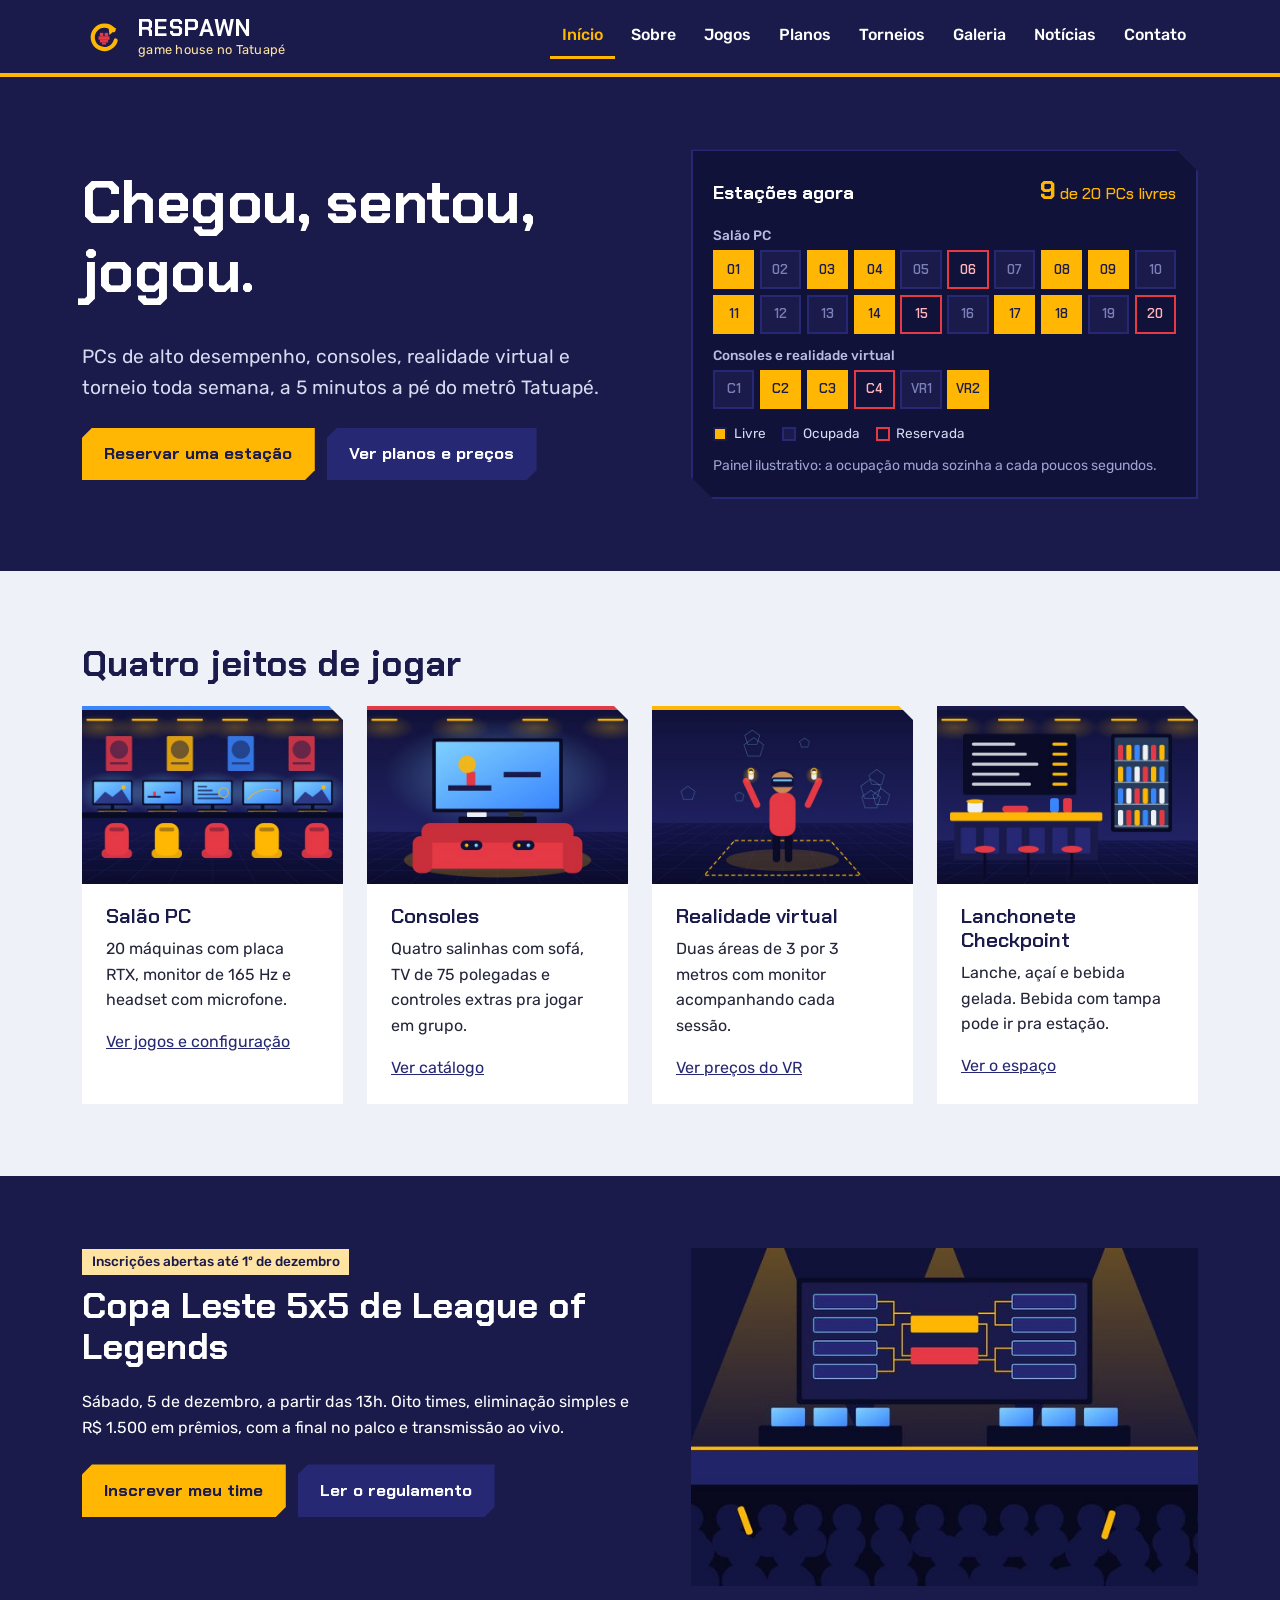
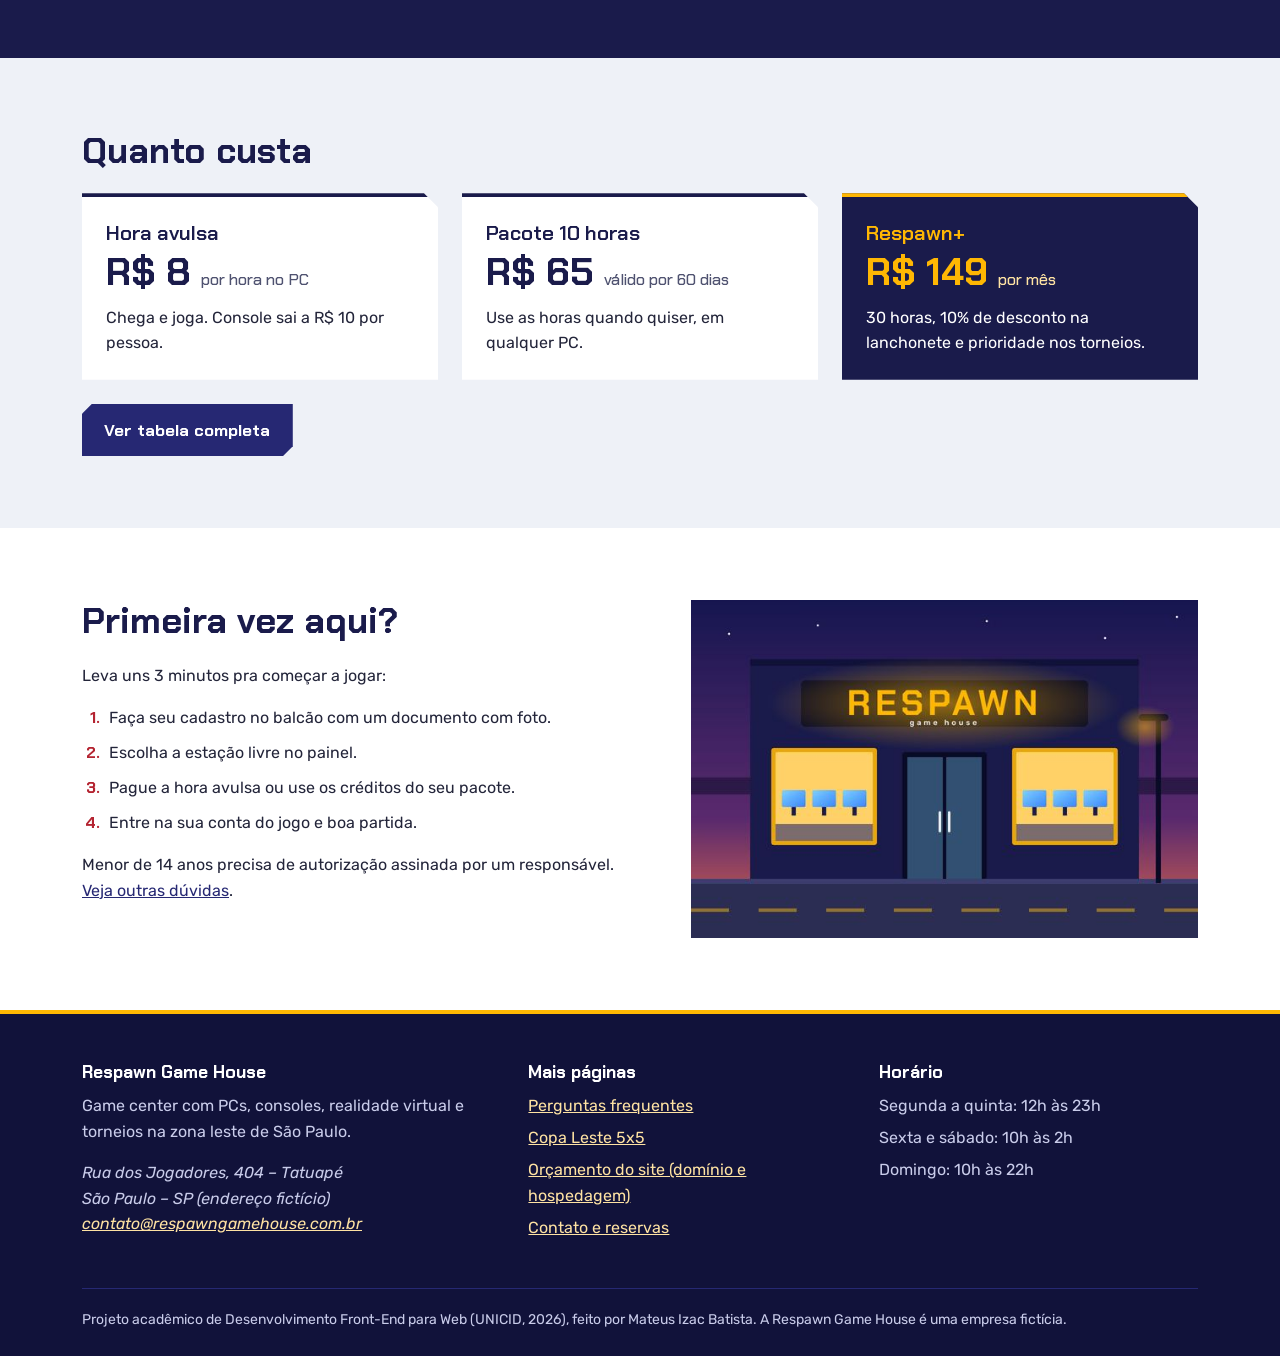
<file: index.html>
<!DOCTYPE html>
<html lang="pt-BR">
<head>
    <meta charset="UTF-8">
    <meta name="viewport" content="width=device-width, initial-scale=1.0">
    <meta name="description" content="Game center no Tatuapé com PCs de alto desempenho, consoles, realidade virtual e torneios toda semana.">
    <title>Respawn Game House | Game center no Tatuapé</title>
    <link rel="icon" href="img/logo.svg" type="image/svg+xml">
    <link rel="stylesheet" href="css/style.css">
    <script src="js/script.js" defer></script>
</head>
<body>
    <a class="pular-link" href="#conteudo">Pular para o conteúdo</a>

    <header class="topo">
        <div class="topo-conteudo">
            <a class="marca" href="index.html">
                <img src="img/logo.svg" alt="" width="44" height="44">
                <span class="marca-nome">RESPAWN <small>game house no Tatuapé</small></span>
            </a>
            <button class="botao-menu" type="button" aria-expanded="false" aria-controls="menu-principal">Menu</button>
            <nav class="menu" id="menu-principal" aria-label="Menu principal">
                <ul>
                    <li><a href="index.html" aria-current="page">Início</a></li>
                    <li><a href="sobre.html">Sobre</a></li>
                    <li><a href="jogos.html">Jogos</a></li>
                    <li><a href="planos.html">Planos</a></li>
                    <li><a href="torneios.html">Torneios</a></li>
                    <li><a href="galeria.html">Galeria</a></li>
                    <li><a href="noticias.html">Notícias</a></li>
                    <li><a href="contato.html">Contato</a></li>
                </ul>
            </nav>
        </div>
    </header>

    <main id="conteudo">
        <section class="inicio-hero" aria-labelledby="titulo-inicio">
            <div class="conteiner dividido">
                <div>
                    <h1 id="titulo-inicio">Chegou, sentou, jogou.</h1>
                    <p class="texto-grande">PCs de alto desempenho, consoles, realidade virtual e torneio toda semana, a 5 minutos a pé do metrô Tatuapé.</p>
                    <div class="acoes">
                        <a class="botao" href="contato.html?assunto=reserva">Reservar uma estação</a>
                        <a class="botao-secundario" href="planos.html">Ver planos e preços</a>
                    </div>
                </div>

                <section class="painel" data-painel aria-labelledby="titulo-painel">
                    <div class="painel-topo">
                        <h2 id="titulo-painel">Estações agora</h2>
                        <p class="painel-resumo"><strong data-livres>9</strong> de 20 PCs livres</p>
                    </div>
                    <div class="painel-grupo">
                        <h3>Salão PC</h3>
                        <ul class="estacoes">
                                <li class="estacao estacao-livre" data-tipo="pc">01<span class="visualmente-oculto"> livre</span></li>
                                <li class="estacao estacao-ocupada" data-tipo="pc">02<span class="visualmente-oculto"> ocupada</span></li>
                                <li class="estacao estacao-livre" data-tipo="pc">03<span class="visualmente-oculto"> livre</span></li>
                                <li class="estacao estacao-livre" data-tipo="pc">04<span class="visualmente-oculto"> livre</span></li>
                                <li class="estacao estacao-ocupada" data-tipo="pc">05<span class="visualmente-oculto"> ocupada</span></li>
                                <li class="estacao estacao-reservada" data-tipo="pc">06<span class="visualmente-oculto"> reservada</span></li>
                                <li class="estacao estacao-ocupada" data-tipo="pc">07<span class="visualmente-oculto"> ocupada</span></li>
                                <li class="estacao estacao-livre" data-tipo="pc">08<span class="visualmente-oculto"> livre</span></li>
                                <li class="estacao estacao-livre" data-tipo="pc">09<span class="visualmente-oculto"> livre</span></li>
                                <li class="estacao estacao-ocupada" data-tipo="pc">10<span class="visualmente-oculto"> ocupada</span></li>
                                <li class="estacao estacao-livre" data-tipo="pc">11<span class="visualmente-oculto"> livre</span></li>
                                <li class="estacao estacao-ocupada" data-tipo="pc">12<span class="visualmente-oculto"> ocupada</span></li>
                                <li class="estacao estacao-ocupada" data-tipo="pc">13<span class="visualmente-oculto"> ocupada</span></li>
                                <li class="estacao estacao-livre" data-tipo="pc">14<span class="visualmente-oculto"> livre</span></li>
                                <li class="estacao estacao-reservada" data-tipo="pc">15<span class="visualmente-oculto"> reservada</span></li>
                                <li class="estacao estacao-ocupada" data-tipo="pc">16<span class="visualmente-oculto"> ocupada</span></li>
                                <li class="estacao estacao-livre" data-tipo="pc">17<span class="visualmente-oculto"> livre</span></li>
                                <li class="estacao estacao-livre" data-tipo="pc">18<span class="visualmente-oculto"> livre</span></li>
                                <li class="estacao estacao-ocupada" data-tipo="pc">19<span class="visualmente-oculto"> ocupada</span></li>
                                <li class="estacao estacao-reservada" data-tipo="pc">20<span class="visualmente-oculto"> reservada</span></li>
                        </ul>
                    </div>
                    <div class="painel-grupo">
                        <h3>Consoles e realidade virtual</h3>
                        <ul class="estacoes">
                            <li class="estacao estacao-ocupada">C1<span class="visualmente-oculto"> console ocupado</span></li>
                            <li class="estacao estacao-livre">C2<span class="visualmente-oculto"> console livre</span></li>
                            <li class="estacao estacao-livre">C3<span class="visualmente-oculto"> console livre</span></li>
                            <li class="estacao estacao-reservada">C4<span class="visualmente-oculto"> console reservado</span></li>
                            <li class="estacao estacao-ocupada">VR1<span class="visualmente-oculto"> VR ocupado</span></li>
                            <li class="estacao estacao-livre">VR2<span class="visualmente-oculto"> VR livre</span></li>
                        </ul>
                    </div>
                    <ul class="legenda">
                        <li><span class="estacao-livre"></span>Livre</li>
                        <li><span class="estacao-ocupada"></span>Ocupada</li>
                        <li><span class="estacao-reservada"></span>Reservada</li>
                    </ul>
                    <p class="observacao">Painel ilustrativo: a ocupação muda sozinha a cada poucos segundos.</p>
                </section>
            </div>
        </section>

        <section class="secao" aria-labelledby="titulo-espacos">
            <div class="conteiner">
                <h2 id="titulo-espacos">Quatro jeitos de jogar</h2>
                <div class="grade grade-4">
                    <article class="card card-imagem card-pc">
                        <img src="img/galeria/salao-pc-p.jpg" alt="Fileira de computadores com monitores acesos e cadeiras gamer vermelhas e amarelas" width="600" height="400" loading="lazy">
                        <div class="card-corpo">
                            <h3>Salão PC</h3>
                            <p>20 máquinas com placa RTX, monitor de 165 Hz e headset com microfone.</p>
                            <a href="jogos.html">Ver jogos e configuração</a>
                        </div>
                    </article>
                    <article class="card card-imagem card-console">
                        <img src="img/galeria/area-console-p.jpg" alt="Sofá vermelho de frente para uma TV grande com um jogo de plataforma na tela" width="600" height="400" loading="lazy">
                        <div class="card-corpo">
                            <h3>Consoles</h3>
                            <p>Quatro salinhas com sofá, TV de 75 polegadas e controles extras pra jogar em grupo.</p>
                            <a href="jogos.html#catalogo">Ver catálogo</a>
                        </div>
                    </article>
                    <article class="card card-imagem card-vr">
                        <img src="img/galeria/espaco-vr-p.jpg" alt="Pessoa com óculos de realidade virtual e controles nas mãos dentro de uma área demarcada" width="600" height="400" loading="lazy">
                        <div class="card-corpo">
                            <h3>Realidade virtual</h3>
                            <p>Duas áreas de 3 por 3 metros com monitor acompanhando cada sessão.</p>
                            <a href="planos.html">Ver preços do VR</a>
                        </div>
                    </article>
                    <article class="card card-imagem">
                        <img src="img/galeria/lanchonete-p.jpg" alt="Balcão da lanchonete com cardápio na parede e geladeira de bebidas" width="600" height="400" loading="lazy">
                        <div class="card-corpo">
                            <h3>Lanchonete Checkpoint</h3>
                            <p>Lanche, açaí e bebida gelada. Bebida com tampa pode ir pra estação.</p>
                            <a href="galeria.html">Ver o espaço</a>
                        </div>
                    </article>
                </div>
            </div>
        </section>

        <section class="secao secao-escura" aria-labelledby="titulo-proximo-torneio">
            <div class="conteiner dividido">
                <div>
                    <p class="etiqueta">Inscrições abertas até 1º de dezembro</p>
                    <h2 id="titulo-proximo-torneio">Copa Leste 5x5 de League of Legends</h2>
                    <p>Sábado, <time datetime="2026-12-05T13:00">5 de dezembro, a partir das 13h</time>. Oito times, eliminação simples e R$ 1.500 em prêmios, com a final no palco e transmissão ao vivo.</p>
                    <div class="acoes">
                        <a class="botao" href="contato.html?assunto=torneio">Inscrever meu time</a>
                        <a class="botao-secundario" href="torneio-copa-leste.html">Ler o regulamento</a>
                    </div>
                </div>
                <img src="img/galeria/palco-torneios-p.jpg" alt="Palco de torneios com telão mostrando o chaveamento e plateia em frente" width="600" height="400" loading="lazy">
            </div>
        </section>

        <section class="secao" aria-labelledby="titulo-planos">
            <div class="conteiner">
                <h2 id="titulo-planos">Quanto custa</h2>
                <div class="grade grade-3">
                    <article class="card">
                        <h3>Hora avulsa</h3>
                        <p class="destaque-preco">R$ 8 <small>por hora no PC</small></p>
                        <p>Chega e joga. Console sai a R$ 10 por pessoa.</p>
                    </article>
                    <article class="card">
                        <h3>Pacote 10 horas</h3>
                        <p class="destaque-preco">R$ 65 <small>válido por 60 dias</small></p>
                        <p>Use as horas quando quiser, em qualquer PC.</p>
                    </article>
                    <article class="card plano-destaque">
                        <h3>Respawn+</h3>
                        <p class="destaque-preco">R$ 149 <small>por mês</small></p>
                        <p>30 horas, 10% de desconto na lanchonete e prioridade nos torneios.</p>
                    </article>
                </div>
                <div class="acoes">
                    <a class="botao-secundario" href="planos.html">Ver tabela completa</a>
                </div>
            </div>
        </section>

        <section class="secao secao-branca" aria-labelledby="titulo-primeira-vez">
            <div class="conteiner dividido">
                <div>
                    <h2 id="titulo-primeira-vez">Primeira vez aqui?</h2>
                    <p>Leva uns 3 minutos pra começar a jogar:</p>
                    <ol class="passos">
                        <li>Faça seu cadastro no balcão com um documento com foto.</li>
                        <li>Escolha a estação livre no painel.</li>
                        <li>Pague a hora avulsa ou use os créditos do seu pacote.</li>
                        <li>Entre na sua conta do jogo e boa partida.</li>
                    </ol>
                    <p>Menor de 14 anos precisa de autorização assinada por um responsável. <a href="faq.html">Veja outras dúvidas</a>.</p>
                </div>
                <img src="img/galeria/fachada-p.jpg" alt="Fachada da Respawn à noite, com letreiro amarelo aceso e vitrines mostrando os computadores" width="600" height="400" loading="lazy">
            </div>
        </section>
    </main>

    <footer class="rodape">
        <div class="conteiner">
            <div class="rodape-grade">
                <section aria-labelledby="rodape-respawn">
                    <h2 id="rodape-respawn">Respawn Game House</h2>
                    <p>Game center com PCs, consoles, realidade virtual e torneios na zona leste de São Paulo.</p>
                    <address>
                        Rua dos Jogadores, 404 – Tatuapé<br>
                        São Paulo – SP (endereço fictício)<br>
                        <a href="mailto:contato@respawngamehouse.com.br">contato@respawngamehouse.com.br</a>
                    </address>
                </section>
                <nav aria-labelledby="rodape-paginas">
                    <h2 id="rodape-paginas">Mais páginas</h2>
                    <ul>
                        <li><a href="faq.html">Perguntas frequentes</a></li>
                        <li><a href="torneio-copa-leste.html">Copa Leste 5x5</a></li>
                        <li><a href="orcamento.html">Orçamento do site (domínio e hospedagem)</a></li>
                        <li><a href="contato.html">Contato e reservas</a></li>
                    </ul>
                </nav>
                <section aria-labelledby="rodape-horario">
                    <h2 id="rodape-horario">Horário</h2>
                    <ul>
                        <li>Segunda a quinta: 12h às 23h</li>
                        <li>Sexta e sábado: 10h às 2h</li>
                        <li>Domingo: 10h às 22h</li>
                    </ul>
                </section>
            </div>
            <div class="rodape-base">
                <p>Projeto acadêmico de Desenvolvimento Front-End para Web (UNICID, 2026), feito por Mateus Izac Batista. A Respawn Game House é uma empresa fictícia.</p>
            </div>
        </div>
    </footer>
</body>
</html>
</file>
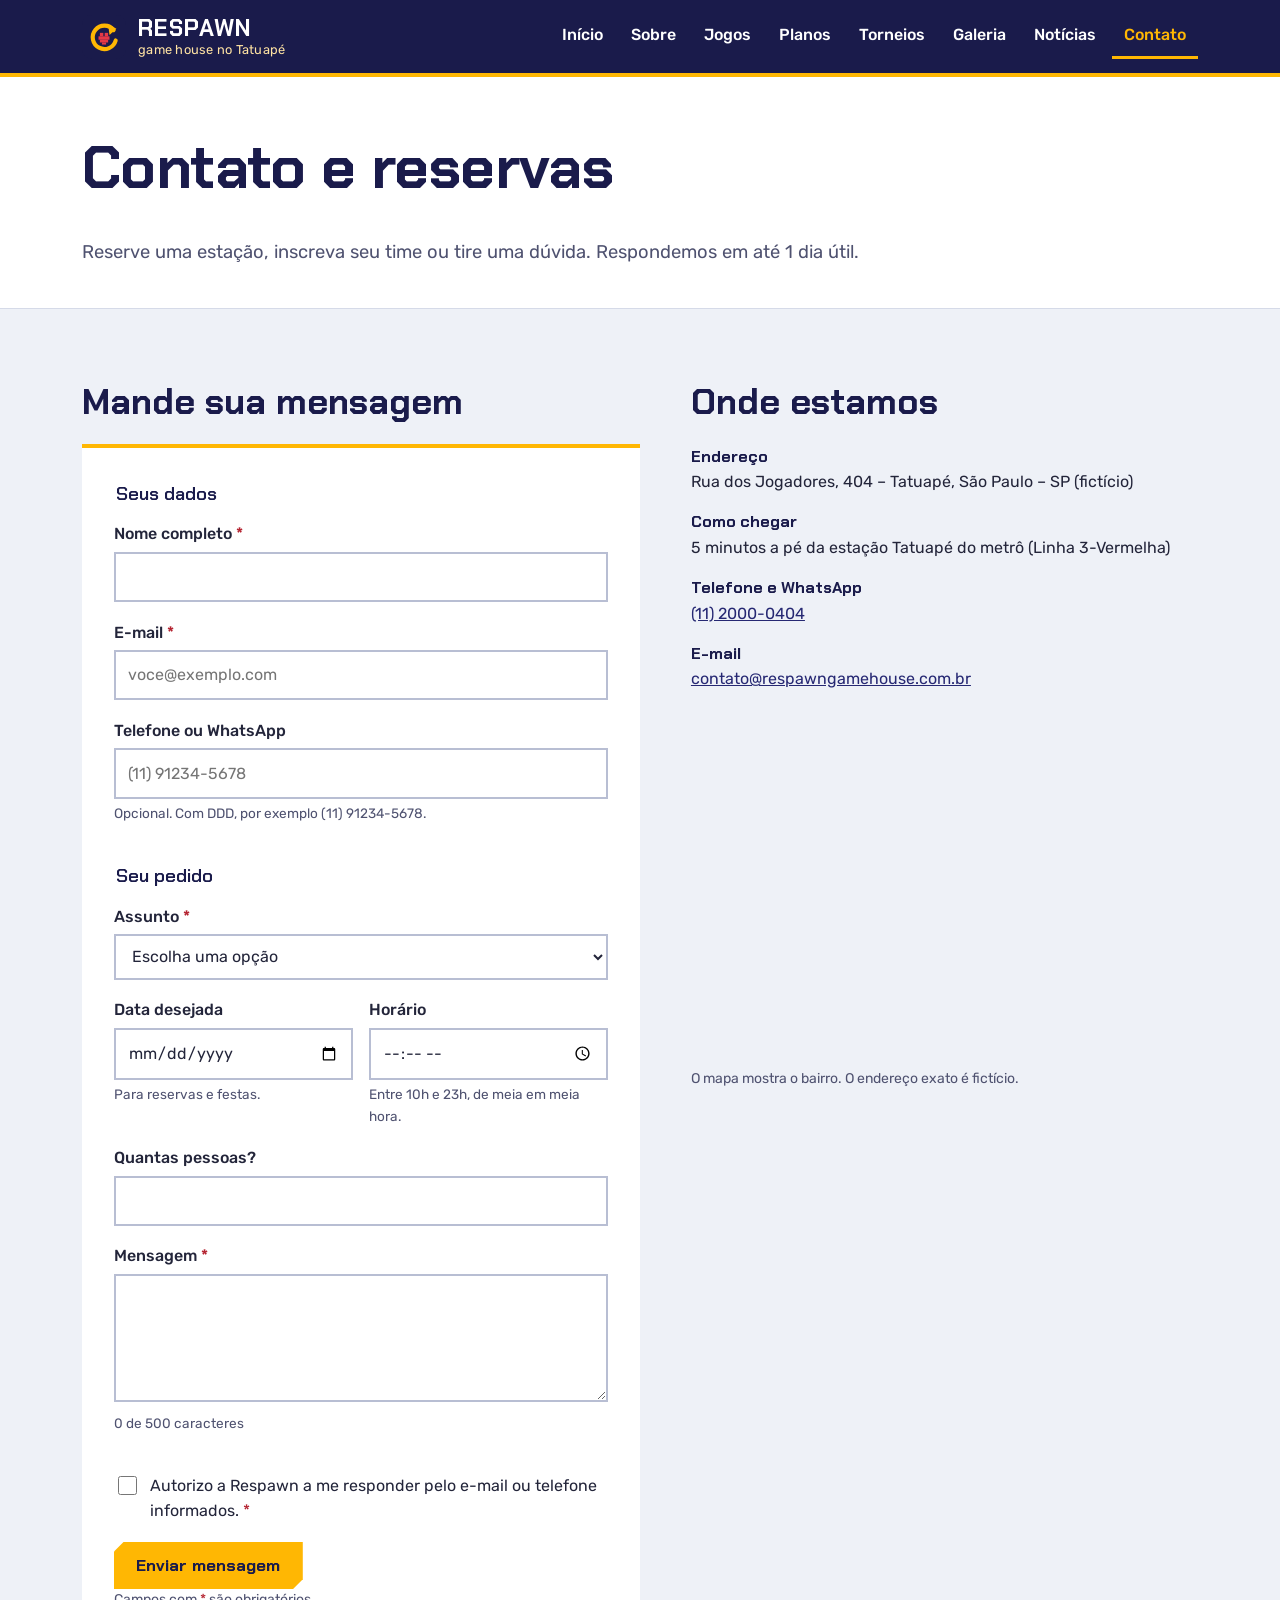
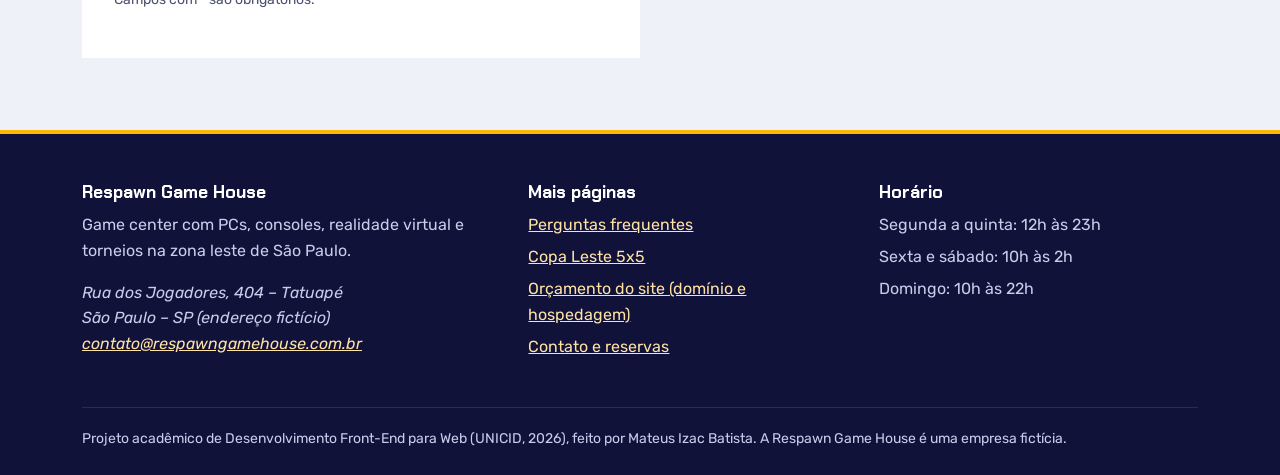
<file: contato.html>
<!DOCTYPE html>
<html lang="pt-BR">
<head>
    <meta charset="UTF-8">
    <meta name="viewport" content="width=device-width, initial-scale=1.0">
    <meta name="description" content="Reserve uma estação, inscreva seu time em um torneio ou mande uma mensagem para a Respawn Game House.">
    <title>Contato e reservas | Respawn Game House</title>
    <link rel="icon" href="img/logo.svg" type="image/svg+xml">
    <link rel="stylesheet" href="css/style.css">
    <script src="js/script.js" defer></script>
</head>
<body>
    <a class="pular-link" href="#conteudo">Pular para o conteúdo</a>

    <header class="topo">
        <div class="topo-conteudo">
            <a class="marca" href="index.html">
                <img src="img/logo.svg" alt="" width="44" height="44">
                <span class="marca-nome">RESPAWN <small>game house no Tatuapé</small></span>
            </a>
            <button class="botao-menu" type="button" aria-expanded="false" aria-controls="menu-principal">Menu</button>
            <nav class="menu" id="menu-principal" aria-label="Menu principal">
                <ul>
                    <li><a href="index.html">Início</a></li>
                    <li><a href="sobre.html">Sobre</a></li>
                    <li><a href="jogos.html">Jogos</a></li>
                    <li><a href="planos.html">Planos</a></li>
                    <li><a href="torneios.html">Torneios</a></li>
                    <li><a href="galeria.html">Galeria</a></li>
                    <li><a href="noticias.html">Notícias</a></li>
                    <li><a href="contato.html" aria-current="page">Contato</a></li>
                </ul>
            </nav>
        </div>
    </header>

    <main id="conteudo">
        <section class="cabecalho-pagina" aria-labelledby="titulo-pagina">
            <div class="conteiner">
                <h1 id="titulo-pagina">Contato e reservas</h1>
                <p>Reserve uma estação, inscreva seu time ou tire uma dúvida. Respondemos em até 1 dia útil.</p>
            </div>
        </section>

        <section class="secao" aria-labelledby="titulo-formulario">
            <div class="conteiner dividido">
                <div>
                    <h2 id="titulo-formulario">Mande sua mensagem</h2>
                    <form class="formulario" id="form-contato" action="#" method="post">
                        <fieldset>
                            <legend>Seus dados</legend>
                            <div class="campo">
                                <label for="nome">Nome completo <span class="obrigatorio" aria-hidden="true">*</span></label>
                                <input type="text" id="nome" name="nome" required minlength="3" maxlength="80" autocomplete="name">
                            </div>
                            <div class="campo">
                                <label for="email">E-mail <span class="obrigatorio" aria-hidden="true">*</span></label>
                                <input type="email" id="email" name="email" required maxlength="120" autocomplete="email" placeholder="voce@exemplo.com">
                            </div>
                            <div class="campo">
                                <label for="telefone">Telefone ou WhatsApp</label>
                                <input type="tel" id="telefone" name="telefone" autocomplete="tel" placeholder="(11) 91234-5678" pattern="\(?[0-9]{2}\)? ?9?[0-9]{4}-?[0-9]{4}" title="Telefone com DDD, por exemplo (11) 91234-5678" aria-describedby="dica-telefone">
                                <span class="dica" id="dica-telefone">Opcional. Com DDD, por exemplo (11) 91234-5678.</span>
                            </div>
                        </fieldset>

                        <fieldset>
                            <legend>Seu pedido</legend>
                            <div class="campo">
                                <label for="assunto">Assunto <span class="obrigatorio" aria-hidden="true">*</span></label>
                                <select id="assunto" name="assunto" required>
                                    <option value="">Escolha uma opção</option>
                                    <option value="reserva">Reserva de estação</option>
                                    <option value="torneio">Inscrição em torneio</option>
                                    <option value="aniversario">Festa de aniversário</option>
                                    <option value="parceria">Parcerias e patrocínio</option>
                                    <option value="outro">Outro assunto</option>
                                </select>
                            </div>
                            <div class="campos-lado">
                                <div class="campo">
                                    <label for="data">Data desejada</label>
                                    <input type="date" id="data" name="data" min="2026-11-14" aria-describedby="dica-data">
                                    <span class="dica" id="dica-data">Para reservas e festas.</span>
                                </div>
                                <div class="campo">
                                    <label for="horario">Horário</label>
                                    <input type="time" id="horario" name="horario" min="10:00" max="23:00" step="1800" aria-describedby="dica-horario">
                                    <span class="dica" id="dica-horario">Entre 10h e 23h, de meia em meia hora.</span>
                                </div>
                            </div>
                            <div class="campo">
                                <label for="pessoas">Quantas pessoas?</label>
                                <input type="number" id="pessoas" name="pessoas" min="1" max="20" step="1" inputmode="numeric">
                            </div>
                            <div class="campo">
                                <label for="mensagem">Mensagem <span class="obrigatorio" aria-hidden="true">*</span></label>
                                <textarea id="mensagem" name="mensagem" required minlength="10" maxlength="500" aria-describedby="contador-mensagem"></textarea>
                                <span class="dica" id="contador-mensagem" aria-live="polite">Entre 10 e 500 caracteres.</span>
                            </div>
                        </fieldset>

                        <div class="campo campo-check">
                            <input type="checkbox" id="aceite" name="aceite" required>
                            <label for="aceite">Autorizo a Respawn a me responder pelo e-mail ou telefone informados. <span class="obrigatorio" aria-hidden="true">*</span></label>
                        </div>

                        <button class="botao" type="submit">Enviar mensagem</button>
                        <p class="observacao">Campos com <span class="obrigatorio">*</span> são obrigatórios.</p>
                    </form>
                    <div class="mensagem-envio" id="mensagem-envio" role="status" tabindex="-1" hidden>
                        <p><strong>Mensagem enviada (simulação), <span data-nome>tudo certo</span>!</strong> Como este é um site acadêmico, nenhum dado saiu do seu navegador. Na Respawn de verdade, a resposta chegaria em até 1 dia útil.</p>
                    </div>
                </div>

                <aside aria-labelledby="titulo-onde">
                    <h2 id="titulo-onde">Onde estamos</h2>
                    <ul class="lista-contato">
                        <li><strong>Endereço</strong>Rua dos Jogadores, 404 – Tatuapé, São Paulo – SP (fictício)</li>
                        <li><strong>Como chegar</strong>5 minutos a pé da estação Tatuapé do metrô (Linha 3-Vermelha)</li>
                        <li><strong>Telefone e WhatsApp</strong><a href="tel:+551120000404">(11) 2000-0404</a></li>
                        <li><strong>E-mail</strong><a href="mailto:contato@respawngamehouse.com.br">contato@respawngamehouse.com.br</a></li>
                    </ul>
                    <div class="mapa">
                        <iframe src="https://maps.google.com/maps?q=Tatuap%C3%A9%2C%20S%C3%A3o%20Paulo&amp;z=15&amp;output=embed" title="Mapa do bairro do Tatuapé, em São Paulo" loading="lazy" referrerpolicy="no-referrer-when-downgrade"></iframe>
                    </div>
                    <p class="observacao">O mapa mostra o bairro. O endereço exato é fictício.</p>
                </aside>
            </div>
        </section>
    </main>

    <footer class="rodape">
        <div class="conteiner">
            <div class="rodape-grade">
                <section aria-labelledby="rodape-respawn">
                    <h2 id="rodape-respawn">Respawn Game House</h2>
                    <p>Game center com PCs, consoles, realidade virtual e torneios na zona leste de São Paulo.</p>
                    <address>
                        Rua dos Jogadores, 404 – Tatuapé<br>
                        São Paulo – SP (endereço fictício)<br>
                        <a href="mailto:contato@respawngamehouse.com.br">contato@respawngamehouse.com.br</a>
                    </address>
                </section>
                <nav aria-labelledby="rodape-paginas">
                    <h2 id="rodape-paginas">Mais páginas</h2>
                    <ul>
                        <li><a href="faq.html">Perguntas frequentes</a></li>
                        <li><a href="torneio-copa-leste.html">Copa Leste 5x5</a></li>
                        <li><a href="orcamento.html">Orçamento do site (domínio e hospedagem)</a></li>
                        <li><a href="contato.html">Contato e reservas</a></li>
                    </ul>
                </nav>
                <section aria-labelledby="rodape-horario">
                    <h2 id="rodape-horario">Horário</h2>
                    <ul>
                        <li>Segunda a quinta: 12h às 23h</li>
                        <li>Sexta e sábado: 10h às 2h</li>
                        <li>Domingo: 10h às 22h</li>
                    </ul>
                </section>
            </div>
            <div class="rodape-base">
                <p>Projeto acadêmico de Desenvolvimento Front-End para Web (UNICID, 2026), feito por Mateus Izac Batista. A Respawn Game House é uma empresa fictícia.</p>
            </div>
        </div>
    </footer>
</body>
</html>
</file>
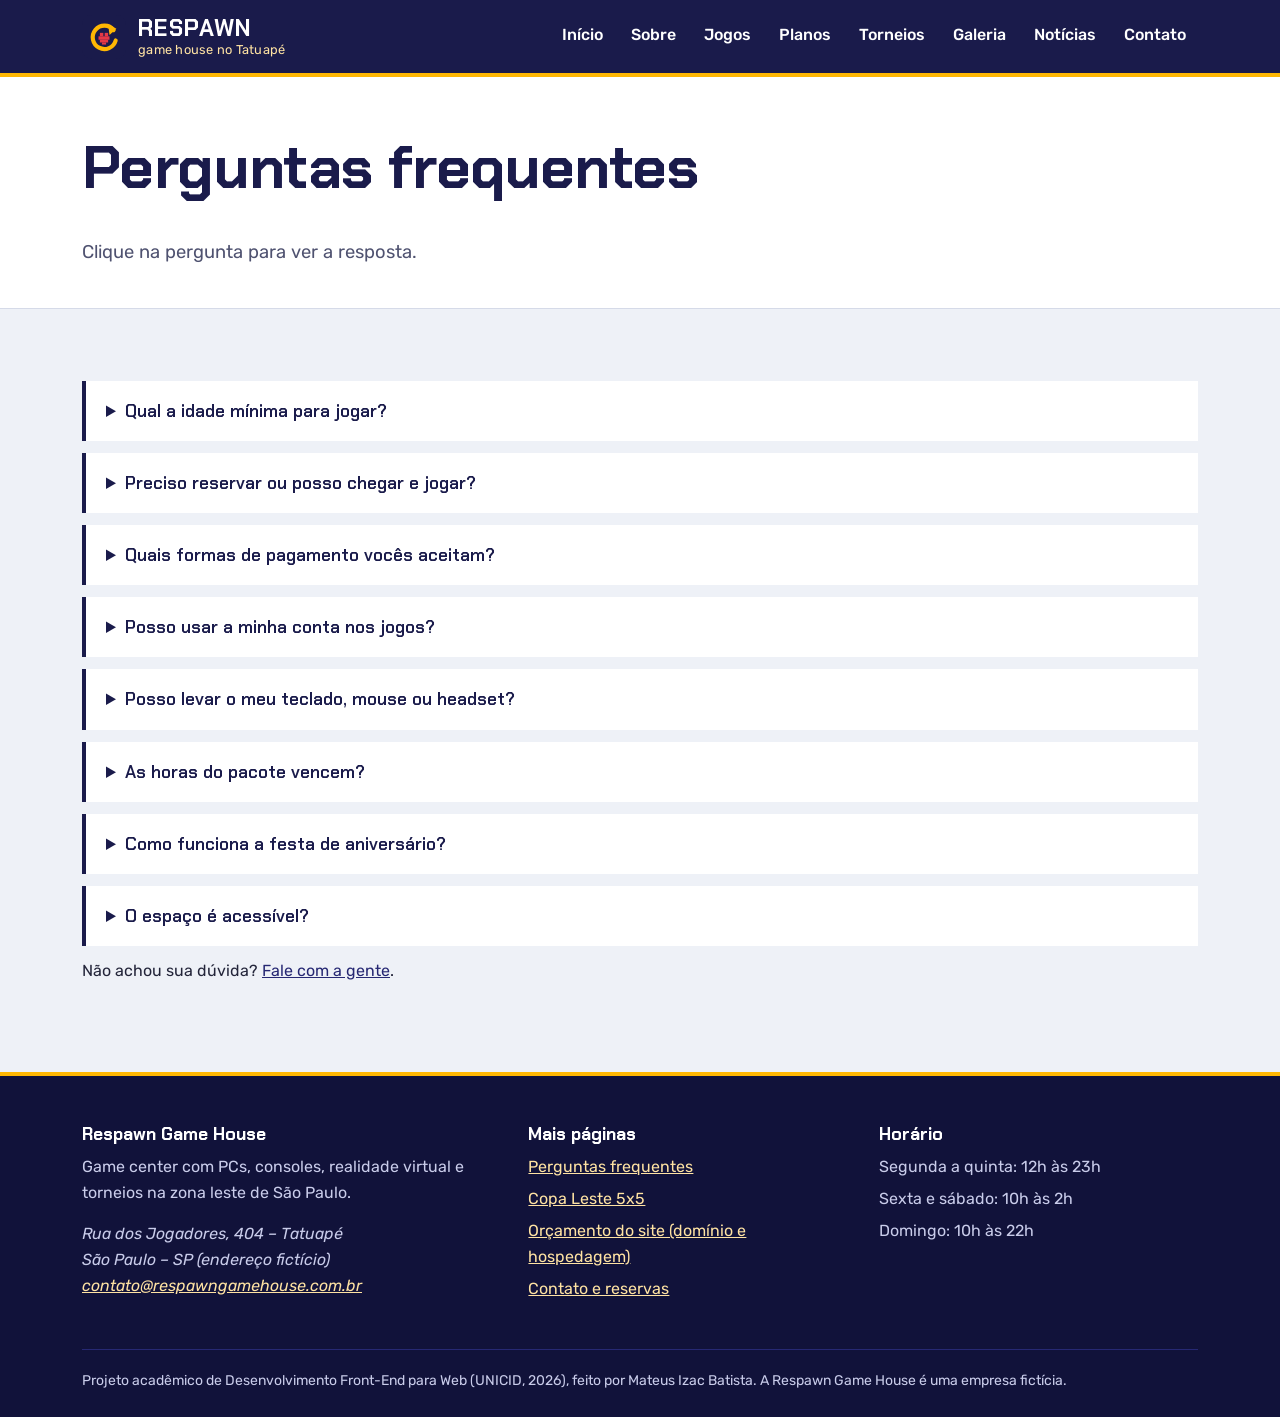
<file: faq.html>
<!DOCTYPE html>
<html lang="pt-BR">
<head>
    <meta charset="UTF-8">
    <meta name="viewport" content="width=device-width, initial-scale=1.0">
    <meta name="description" content="Respostas para as dúvidas mais comuns sobre idade mínima, pagamento, contas, reservas e festas na Respawn Game House.">
    <title>Perguntas frequentes | Respawn Game House</title>
    <link rel="icon" href="img/logo.svg" type="image/svg+xml">
    <link rel="stylesheet" href="css/style.css">
    <script src="js/script.js" defer></script>
</head>
<body>
    <a class="pular-link" href="#conteudo">Pular para o conteúdo</a>

    <header class="topo">
        <div class="topo-conteudo">
            <a class="marca" href="index.html">
                <img src="img/logo.svg" alt="" width="44" height="44">
                <span class="marca-nome">RESPAWN <small>game house no Tatuapé</small></span>
            </a>
            <button class="botao-menu" type="button" aria-expanded="false" aria-controls="menu-principal">Menu</button>
            <nav class="menu" id="menu-principal" aria-label="Menu principal">
                <ul>
                    <li><a href="index.html">Início</a></li>
                    <li><a href="sobre.html">Sobre</a></li>
                    <li><a href="jogos.html">Jogos</a></li>
                    <li><a href="planos.html">Planos</a></li>
                    <li><a href="torneios.html">Torneios</a></li>
                    <li><a href="galeria.html">Galeria</a></li>
                    <li><a href="noticias.html">Notícias</a></li>
                    <li><a href="contato.html">Contato</a></li>
                </ul>
            </nav>
        </div>
    </header>

    <main id="conteudo">
        <section class="cabecalho-pagina" aria-labelledby="titulo-pagina">
            <div class="conteiner">
                <h1 id="titulo-pagina">Perguntas frequentes</h1>
                <p>Clique na pergunta para ver a resposta.</p>
            </div>
        </section>

        <section class="secao faq" aria-label="Perguntas e respostas">
            <div class="conteiner">
                <details>
                    <summary>Qual a idade mínima para jogar?</summary>
                    <div class="resposta">
                        <p>Não tem idade mínima no salão, mas menores de 14 anos precisam de autorização assinada por um responsável na primeira visita. A realidade virtual é a partir de 10 anos.</p>
                    </div>
                </details>
                <details>
                    <summary>Preciso reservar ou posso chegar e jogar?</summary>
                    <div class="resposta">
                        <p>Pode chegar e jogar. A reserva só é recomendada em sexta e sábado à noite e para grupos de 5 ou mais. <a href="contato.html?assunto=reserva">Faça a reserva pelo formulário</a>.</p>
                    </div>
                </details>
                <details>
                    <summary>Quais formas de pagamento vocês aceitam?</summary>
                    <div class="resposta">
                        <p>Pix, cartão de débito, cartão de crédito e dinheiro.</p>
                    </div>
                </details>
                <details>
                    <summary>Posso usar a minha conta nos jogos?</summary>
                    <div class="resposta">
                        <p>Sim, e é o recomendado. Ao terminar, a estação reinicia sozinha e apaga os dados de login, mas confira se você saiu da conta.</p>
                    </div>
                </details>
                <details>
                    <summary>Posso levar o meu teclado, mouse ou headset?</summary>
                    <div class="resposta">
                        <p>Pode. Todas as estações têm portas USB livres na frente do gabinete.</p>
                    </div>
                </details>
                <details>
                    <summary>As horas do pacote vencem?</summary>
                    <div class="resposta">
                        <p>Sim. O pacote de 5 horas vale por 30 dias e o de 10 horas por 60 dias, contados a partir da compra.</p>
                    </div>
                </details>
                <details>
                    <summary>Como funciona a festa de aniversário?</summary>
                    <div class="resposta">
                        <p>São 3 horas de uso livre do salão e dos consoles para até 10 pessoas, por R$ 450. A família traz o bolo e a gente cuida do resto. <a href="contato.html?assunto=aniversario">Peça um orçamento</a>.</p>
                    </div>
                </details>
                <details>
                    <summary>O espaço é acessível?</summary>
                    <div class="resposta">
                        <p>Sim. A entrada não tem degraus, o banheiro é adaptado e duas estações do salão têm mesa com altura regulável.</p>
                    </div>
                </details>
                <p>Não achou sua dúvida? <a href="contato.html">Fale com a gente</a>.</p>
            </div>
        </section>
    </main>

    <footer class="rodape">
        <div class="conteiner">
            <div class="rodape-grade">
                <section aria-labelledby="rodape-respawn">
                    <h2 id="rodape-respawn">Respawn Game House</h2>
                    <p>Game center com PCs, consoles, realidade virtual e torneios na zona leste de São Paulo.</p>
                    <address>
                        Rua dos Jogadores, 404 – Tatuapé<br>
                        São Paulo – SP (endereço fictício)<br>
                        <a href="mailto:contato@respawngamehouse.com.br">contato@respawngamehouse.com.br</a>
                    </address>
                </section>
                <nav aria-labelledby="rodape-paginas">
                    <h2 id="rodape-paginas">Mais páginas</h2>
                    <ul>
                        <li><a href="faq.html">Perguntas frequentes</a></li>
                        <li><a href="torneio-copa-leste.html">Copa Leste 5x5</a></li>
                        <li><a href="orcamento.html">Orçamento do site (domínio e hospedagem)</a></li>
                        <li><a href="contato.html">Contato e reservas</a></li>
                    </ul>
                </nav>
                <section aria-labelledby="rodape-horario">
                    <h2 id="rodape-horario">Horário</h2>
                    <ul>
                        <li>Segunda a quinta: 12h às 23h</li>
                        <li>Sexta e sábado: 10h às 2h</li>
                        <li>Domingo: 10h às 22h</li>
                    </ul>
                </section>
            </div>
            <div class="rodape-base">
                <p>Projeto acadêmico de Desenvolvimento Front-End para Web (UNICID, 2026), feito por Mateus Izac Batista. A Respawn Game House é uma empresa fictícia.</p>
            </div>
        </div>
    </footer>
</body>
</html>
</file>
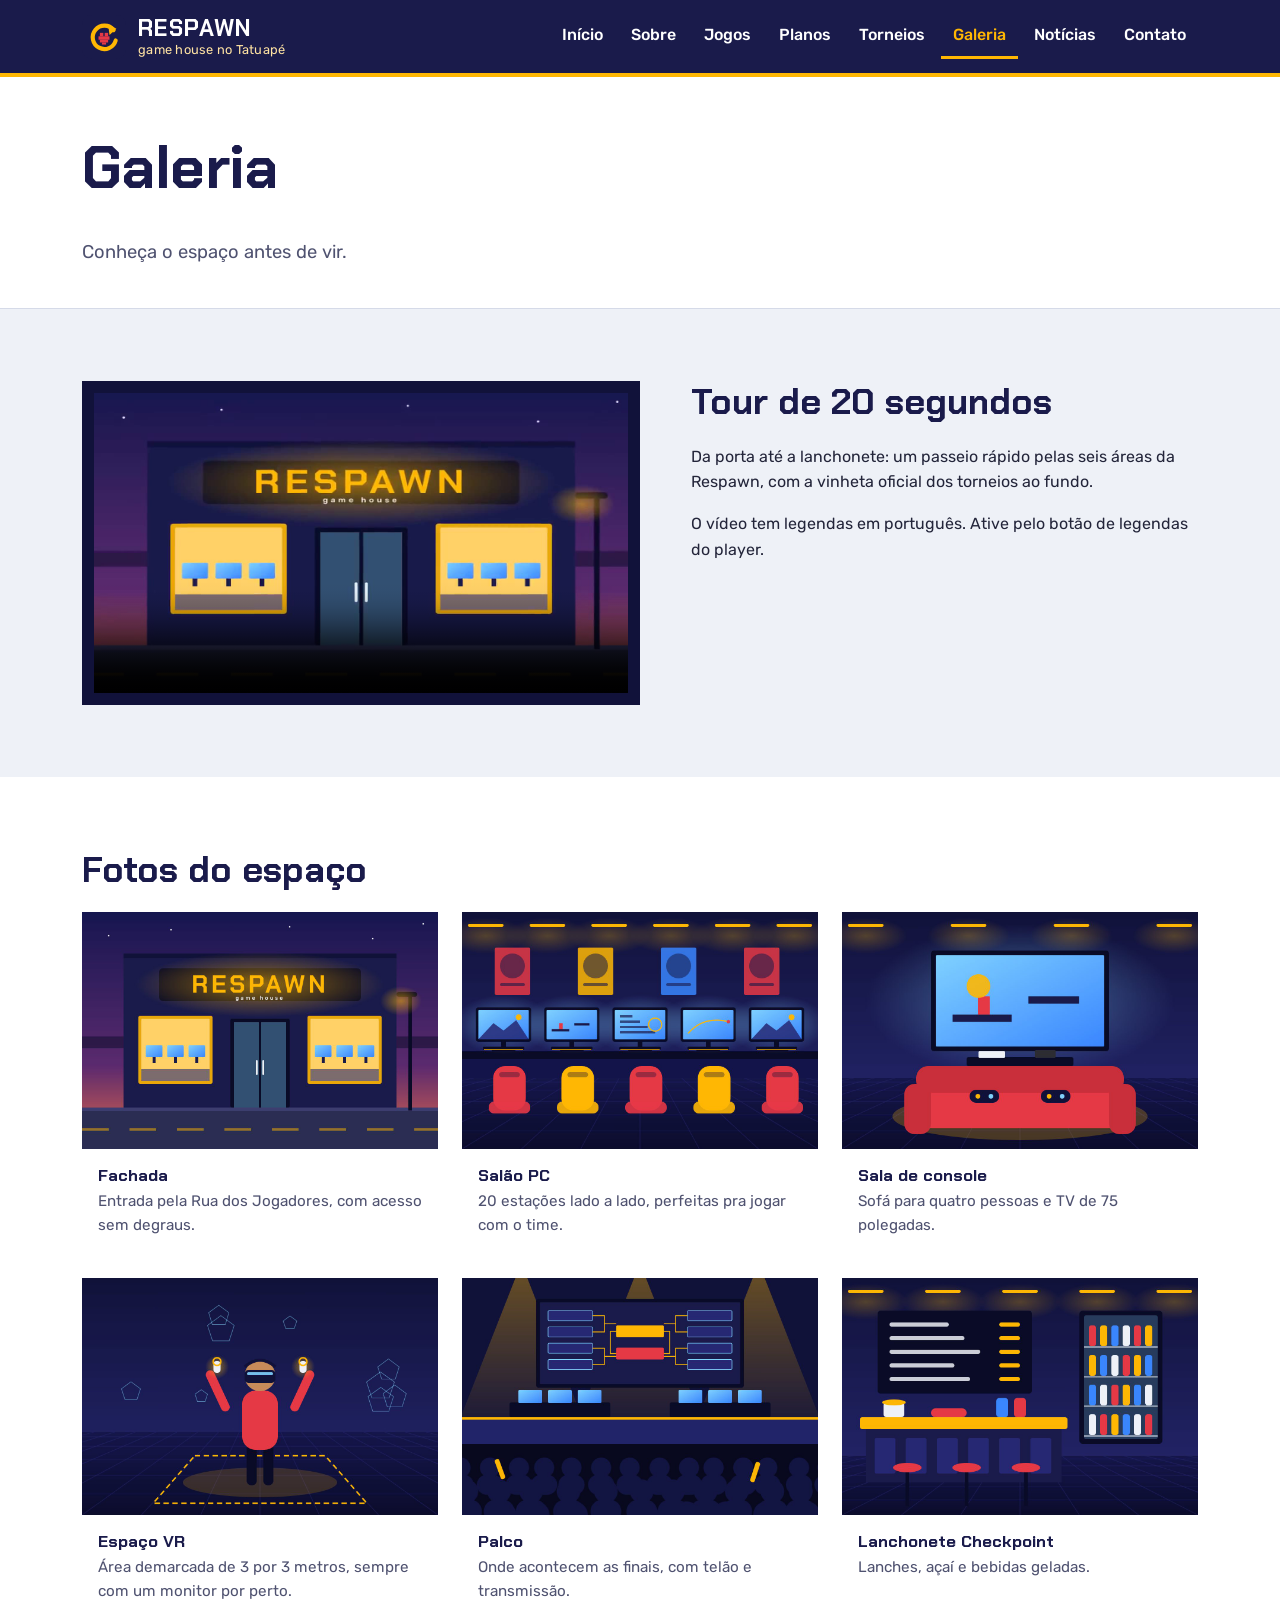
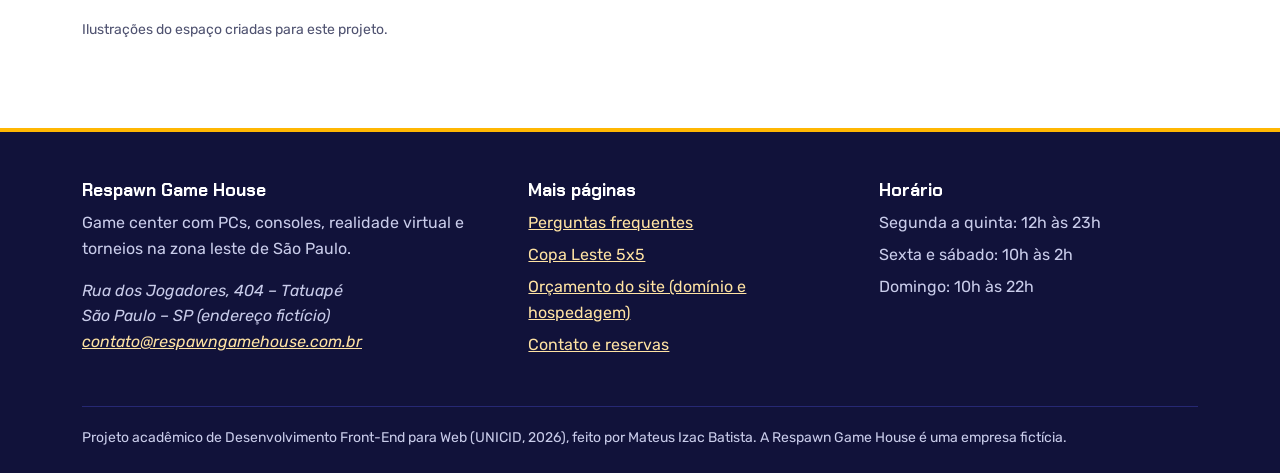
<file: galeria.html>
<!DOCTYPE html>
<html lang="pt-BR">
<head>
    <meta charset="UTF-8">
    <meta name="viewport" content="width=device-width, initial-scale=1.0">
    <meta name="description" content="Vídeo tour e fotos do espaço da Respawn Game House: salão PC, consoles, realidade virtual, palco e lanchonete.">
    <title>Galeria | Respawn Game House</title>
    <link rel="icon" href="img/logo.svg" type="image/svg+xml">
    <link rel="stylesheet" href="css/style.css">
    <script src="js/script.js" defer></script>
</head>
<body>
    <a class="pular-link" href="#conteudo">Pular para o conteúdo</a>

    <header class="topo">
        <div class="topo-conteudo">
            <a class="marca" href="index.html">
                <img src="img/logo.svg" alt="" width="44" height="44">
                <span class="marca-nome">RESPAWN <small>game house no Tatuapé</small></span>
            </a>
            <button class="botao-menu" type="button" aria-expanded="false" aria-controls="menu-principal">Menu</button>
            <nav class="menu" id="menu-principal" aria-label="Menu principal">
                <ul>
                    <li><a href="index.html">Início</a></li>
                    <li><a href="sobre.html">Sobre</a></li>
                    <li><a href="jogos.html">Jogos</a></li>
                    <li><a href="planos.html">Planos</a></li>
                    <li><a href="torneios.html">Torneios</a></li>
                    <li><a href="galeria.html" aria-current="page">Galeria</a></li>
                    <li><a href="noticias.html">Notícias</a></li>
                    <li><a href="contato.html">Contato</a></li>
                </ul>
            </nav>
        </div>
    </header>

    <main id="conteudo">
        <section class="cabecalho-pagina" aria-labelledby="titulo-pagina">
            <div class="conteiner">
                <h1 id="titulo-pagina">Galeria</h1>
                <p>Conheça o espaço antes de vir.</p>
            </div>
        </section>

        <section class="secao" aria-labelledby="titulo-tour">
            <div class="conteiner dividido">
                <div class="video-moldura">
                    <video controls preload="metadata" poster="img/poster-tour.jpg" width="1280" height="720">
                        <source src="assets/video/tour-respawn.mp4" type="video/mp4">
                        <track kind="captions" src="assets/video/tour-respawn.vtt" srclang="pt-BR" label="Português" default>
                        <p>Seu navegador não reproduz vídeo. <a href="assets/video/tour-respawn.mp4">Baixe o tour em MP4</a>.</p>
                    </video>
                </div>
                <div>
                    <h2 id="titulo-tour">Tour de 20 segundos</h2>
                    <p>Da porta até a lanchonete: um passeio rápido pelas seis áreas da Respawn, com a vinheta oficial dos torneios ao fundo.</p>
                    <p>O vídeo tem legendas em português. Ative pelo botão de legendas do player.</p>
                </div>
            </div>
        </section>

        <section class="secao secao-branca" aria-labelledby="titulo-fotos">
            <div class="conteiner">
                <h2 id="titulo-fotos">Fotos do espaço</h2>
                <div class="galeria">
                    <figure>
                        <img src="img/galeria/fachada.jpg" alt="Fachada da Respawn à noite, com letreiro amarelo aceso e vitrines mostrando os computadores" width="1200" height="800" loading="lazy">
                        <figcaption><strong>Fachada</strong>Entrada pela Rua dos Jogadores, com acesso sem degraus.</figcaption>
                    </figure>
                    <figure>
                        <img src="img/galeria/salao-pc.jpg" alt="Fileira de computadores com monitores acesos e cadeiras gamer vermelhas e amarelas" width="1200" height="800" loading="lazy">
                        <figcaption><strong>Salão PC</strong>20 estações lado a lado, perfeitas pra jogar com o time.</figcaption>
                    </figure>
                    <figure>
                        <img src="img/galeria/area-console.jpg" alt="Sofá vermelho de frente para uma TV grande com um jogo de plataforma na tela" width="1200" height="800" loading="lazy">
                        <figcaption><strong>Sala de console</strong>Sofá para quatro pessoas e TV de 75 polegadas.</figcaption>
                    </figure>
                    <figure>
                        <img src="img/galeria/espaco-vr.jpg" alt="Pessoa com óculos de realidade virtual e controles nas mãos dentro de uma área demarcada" width="1200" height="800" loading="lazy">
                        <figcaption><strong>Espaço VR</strong>Área demarcada de 3 por 3 metros, sempre com um monitor por perto.</figcaption>
                    </figure>
                    <figure>
                        <img src="img/galeria/palco-torneios.jpg" alt="Palco de torneios com telão mostrando o chaveamento e plateia em frente" width="1200" height="800" loading="lazy">
                        <figcaption><strong>Palco</strong>Onde acontecem as finais, com telão e transmissão.</figcaption>
                    </figure>
                    <figure>
                        <img src="img/galeria/lanchonete.jpg" alt="Balcão da lanchonete com cardápio na parede e geladeira de bebidas" width="1200" height="800" loading="lazy">
                        <figcaption><strong>Lanchonete Checkpoint</strong>Lanches, açaí e bebidas geladas.</figcaption>
                    </figure>
                </div>
                <p class="observacao">Ilustrações do espaço criadas para este projeto.</p>
            </div>
        </section>
    </main>

    <footer class="rodape">
        <div class="conteiner">
            <div class="rodape-grade">
                <section aria-labelledby="rodape-respawn">
                    <h2 id="rodape-respawn">Respawn Game House</h2>
                    <p>Game center com PCs, consoles, realidade virtual e torneios na zona leste de São Paulo.</p>
                    <address>
                        Rua dos Jogadores, 404 – Tatuapé<br>
                        São Paulo – SP (endereço fictício)<br>
                        <a href="mailto:contato@respawngamehouse.com.br">contato@respawngamehouse.com.br</a>
                    </address>
                </section>
                <nav aria-labelledby="rodape-paginas">
                    <h2 id="rodape-paginas">Mais páginas</h2>
                    <ul>
                        <li><a href="faq.html">Perguntas frequentes</a></li>
                        <li><a href="torneio-copa-leste.html">Copa Leste 5x5</a></li>
                        <li><a href="orcamento.html">Orçamento do site (domínio e hospedagem)</a></li>
                        <li><a href="contato.html">Contato e reservas</a></li>
                    </ul>
                </nav>
                <section aria-labelledby="rodape-horario">
                    <h2 id="rodape-horario">Horário</h2>
                    <ul>
                        <li>Segunda a quinta: 12h às 23h</li>
                        <li>Sexta e sábado: 10h às 2h</li>
                        <li>Domingo: 10h às 22h</li>
                    </ul>
                </section>
            </div>
            <div class="rodape-base">
                <p>Projeto acadêmico de Desenvolvimento Front-End para Web (UNICID, 2026), feito por Mateus Izac Batista. A Respawn Game House é uma empresa fictícia.</p>
            </div>
        </div>
    </footer>
</body>
</html>
</file>
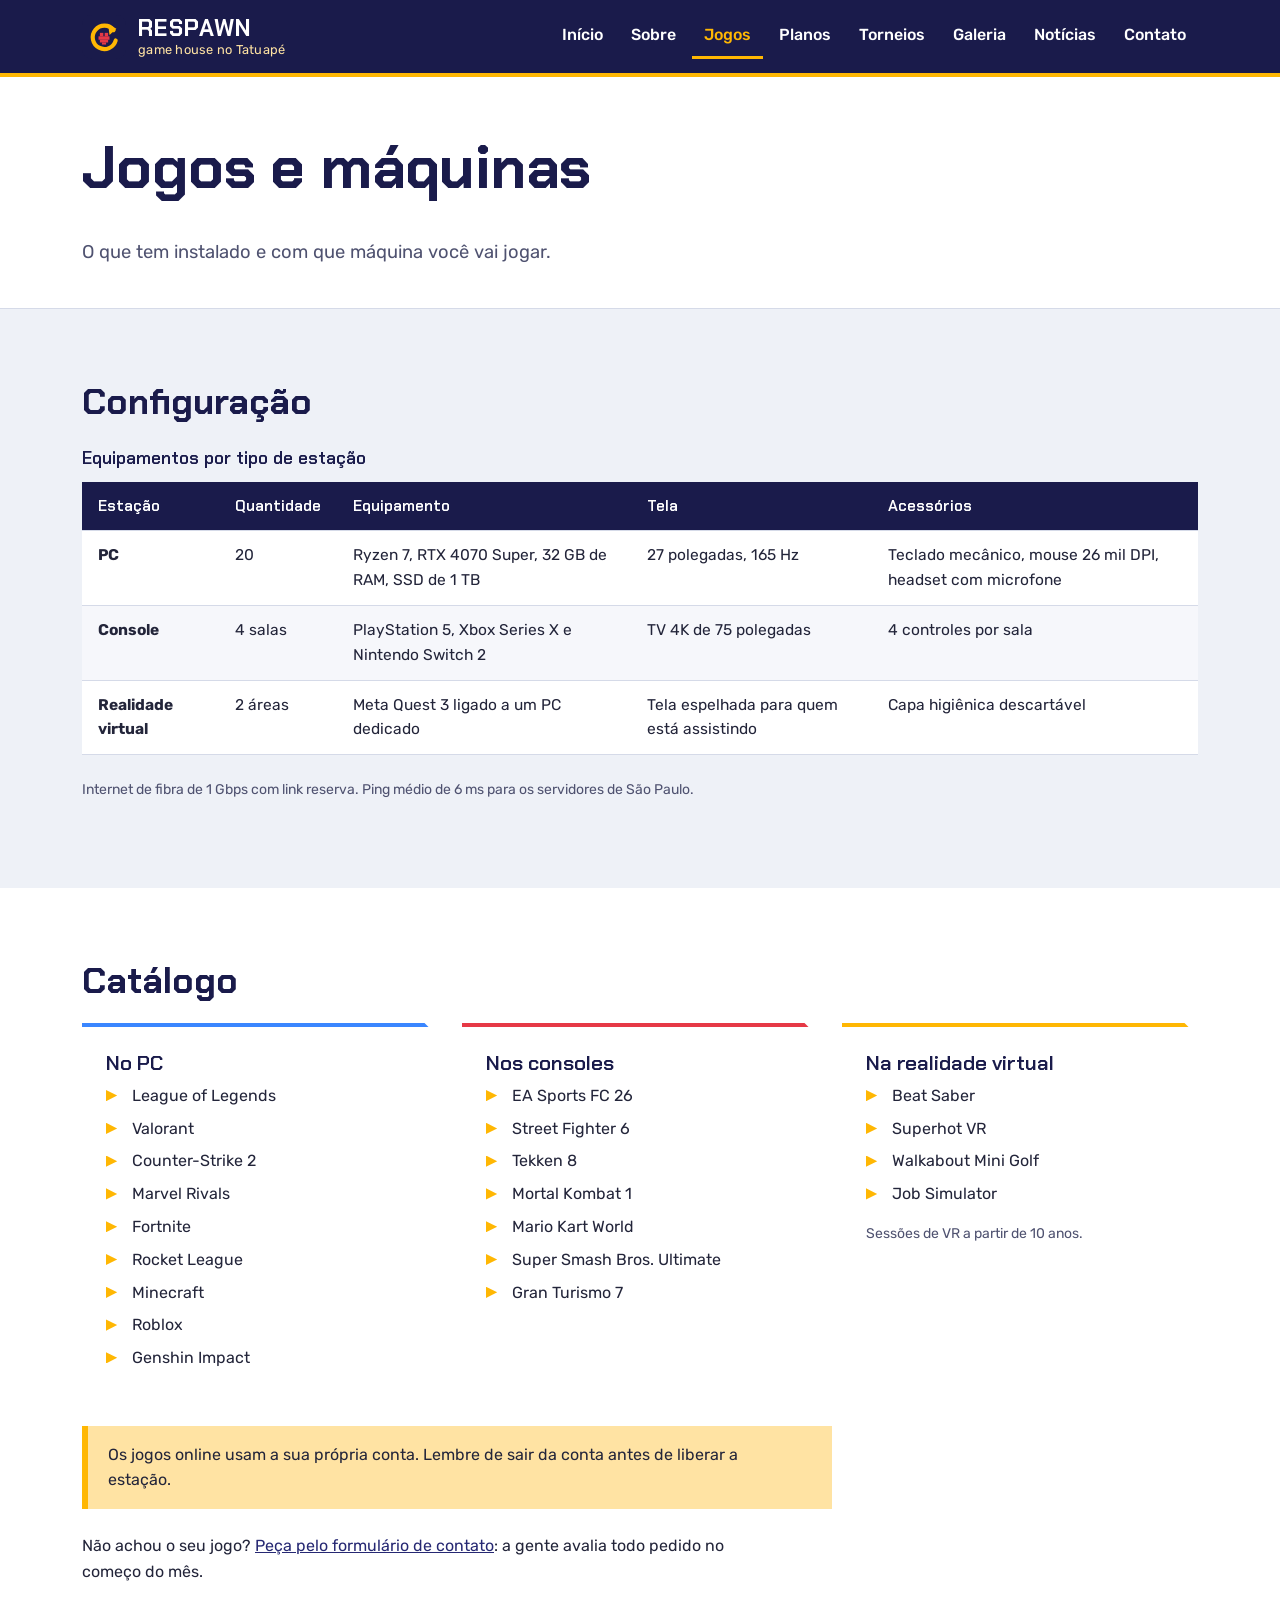
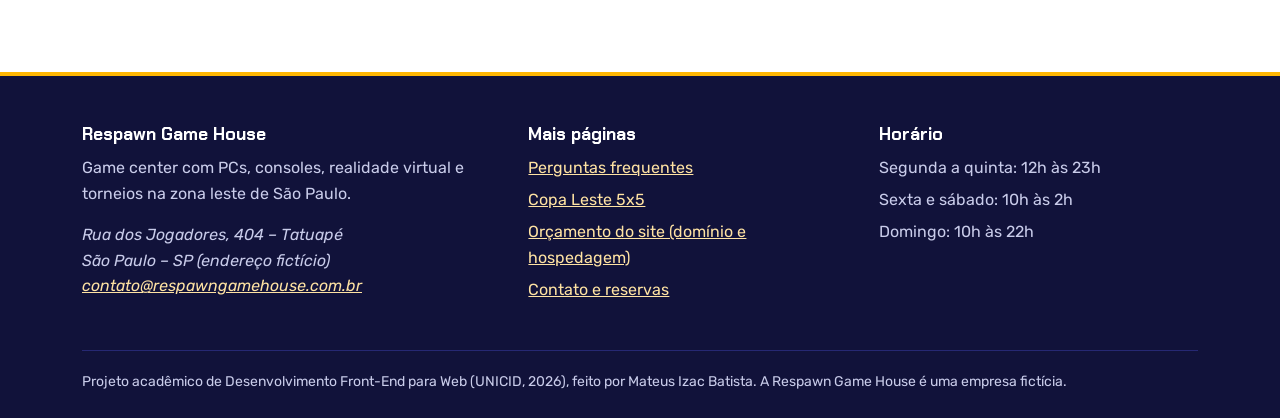
<file: jogos.html>
<!DOCTYPE html>
<html lang="pt-BR">
<head>
    <meta charset="UTF-8">
    <meta name="viewport" content="width=device-width, initial-scale=1.0">
    <meta name="description" content="Configuração dos PCs, consoles e óculos de realidade virtual da Respawn e o catálogo de jogos instalados.">
    <title>Jogos e máquinas | Respawn Game House</title>
    <link rel="icon" href="img/logo.svg" type="image/svg+xml">
    <link rel="stylesheet" href="css/style.css">
    <script src="js/script.js" defer></script>
</head>
<body>
    <a class="pular-link" href="#conteudo">Pular para o conteúdo</a>

    <header class="topo">
        <div class="topo-conteudo">
            <a class="marca" href="index.html">
                <img src="img/logo.svg" alt="" width="44" height="44">
                <span class="marca-nome">RESPAWN <small>game house no Tatuapé</small></span>
            </a>
            <button class="botao-menu" type="button" aria-expanded="false" aria-controls="menu-principal">Menu</button>
            <nav class="menu" id="menu-principal" aria-label="Menu principal">
                <ul>
                    <li><a href="index.html">Início</a></li>
                    <li><a href="sobre.html">Sobre</a></li>
                    <li><a href="jogos.html" aria-current="page">Jogos</a></li>
                    <li><a href="planos.html">Planos</a></li>
                    <li><a href="torneios.html">Torneios</a></li>
                    <li><a href="galeria.html">Galeria</a></li>
                    <li><a href="noticias.html">Notícias</a></li>
                    <li><a href="contato.html">Contato</a></li>
                </ul>
            </nav>
        </div>
    </header>

    <main id="conteudo">
        <section class="cabecalho-pagina" aria-labelledby="titulo-pagina">
            <div class="conteiner">
                <h1 id="titulo-pagina">Jogos e máquinas</h1>
                <p>O que tem instalado e com que máquina você vai jogar.</p>
            </div>
        </section>

        <section class="secao" aria-labelledby="titulo-config">
            <div class="conteiner">
                <h2 id="titulo-config">Configuração</h2>
                <div class="tabela-rolagem">
                    <table>
                        <caption>Equipamentos por tipo de estação</caption>
                        <thead>
                            <tr>
                                <th scope="col">Estação</th>
                                <th scope="col">Quantidade</th>
                                <th scope="col">Equipamento</th>
                                <th scope="col">Tela</th>
                                <th scope="col">Acessórios</th>
                            </tr>
                        </thead>
                        <tbody>
                            <tr>
                                <th scope="row">PC</th>
                                <td>20</td>
                                <td>Ryzen 7, RTX 4070 Super, 32 GB de RAM, SSD de 1 TB</td>
                                <td>27 polegadas, 165 Hz</td>
                                <td>Teclado mecânico, mouse 26 mil DPI, headset com microfone</td>
                            </tr>
                            <tr>
                                <th scope="row">Console</th>
                                <td>4 salas</td>
                                <td>PlayStation 5, Xbox Series X e Nintendo Switch 2</td>
                                <td>TV 4K de 75 polegadas</td>
                                <td>4 controles por sala</td>
                            </tr>
                            <tr>
                                <th scope="row">Realidade virtual</th>
                                <td>2 áreas</td>
                                <td>Meta Quest 3 ligado a um PC dedicado</td>
                                <td>Tela espelhada para quem está assistindo</td>
                                <td>Capa higiênica descartável</td>
                            </tr>
                        </tbody>
                    </table>
                </div>
                <p class="observacao">Internet de fibra de 1 Gbps com link reserva. Ping médio de 6 ms para os servidores de São Paulo.</p>
            </div>
        </section>

        <section class="secao secao-branca" id="catalogo" aria-labelledby="titulo-catalogo">
            <div class="conteiner">
                <h2 id="titulo-catalogo">Catálogo</h2>
                <div class="grade grade-3">
                    <article class="card card-pc">
                        <h3>No PC</h3>
                        <ul class="lista-check">
                            <li>League of Legends</li>
                            <li>Valorant</li>
                            <li>Counter-Strike 2</li>
                            <li>Marvel Rivals</li>
                            <li>Fortnite</li>
                            <li>Rocket League</li>
                            <li>Minecraft</li>
                            <li>Roblox</li>
                            <li>Genshin Impact</li>
                        </ul>
                    </article>
                    <article class="card card-console">
                        <h3>Nos consoles</h3>
                        <ul class="lista-check">
                            <li>EA Sports FC 26</li>
                            <li>Street Fighter 6</li>
                            <li>Tekken 8</li>
                            <li>Mortal Kombat 1</li>
                            <li>Mario Kart World</li>
                            <li>Super Smash Bros. Ultimate</li>
                            <li>Gran Turismo 7</li>
                        </ul>
                    </article>
                    <article class="card card-vr">
                        <h3>Na realidade virtual</h3>
                        <ul class="lista-check">
                            <li>Beat Saber</li>
                            <li>Superhot VR</li>
                            <li>Walkabout Mini Golf</li>
                            <li>Job Simulator</li>
                        </ul>
                        <p class="observacao">Sessões de VR a partir de 10 anos.</p>
                    </article>
                </div>
                <div class="aviso">
                    <p>Os jogos online usam a sua própria conta. Lembre de sair da conta antes de liberar a estação.</p>
                </div>
                <p>Não achou o seu jogo? <a href="contato.html?assunto=outro">Peça pelo formulário de contato</a>: a gente avalia todo pedido no começo do mês.</p>
            </div>
        </section>
    </main>

    <footer class="rodape">
        <div class="conteiner">
            <div class="rodape-grade">
                <section aria-labelledby="rodape-respawn">
                    <h2 id="rodape-respawn">Respawn Game House</h2>
                    <p>Game center com PCs, consoles, realidade virtual e torneios na zona leste de São Paulo.</p>
                    <address>
                        Rua dos Jogadores, 404 – Tatuapé<br>
                        São Paulo – SP (endereço fictício)<br>
                        <a href="mailto:contato@respawngamehouse.com.br">contato@respawngamehouse.com.br</a>
                    </address>
                </section>
                <nav aria-labelledby="rodape-paginas">
                    <h2 id="rodape-paginas">Mais páginas</h2>
                    <ul>
                        <li><a href="faq.html">Perguntas frequentes</a></li>
                        <li><a href="torneio-copa-leste.html">Copa Leste 5x5</a></li>
                        <li><a href="orcamento.html">Orçamento do site (domínio e hospedagem)</a></li>
                        <li><a href="contato.html">Contato e reservas</a></li>
                    </ul>
                </nav>
                <section aria-labelledby="rodape-horario">
                    <h2 id="rodape-horario">Horário</h2>
                    <ul>
                        <li>Segunda a quinta: 12h às 23h</li>
                        <li>Sexta e sábado: 10h às 2h</li>
                        <li>Domingo: 10h às 22h</li>
                    </ul>
                </section>
            </div>
            <div class="rodape-base">
                <p>Projeto acadêmico de Desenvolvimento Front-End para Web (UNICID, 2026), feito por Mateus Izac Batista. A Respawn Game House é uma empresa fictícia.</p>
            </div>
        </div>
    </footer>
</body>
</html>
</file>
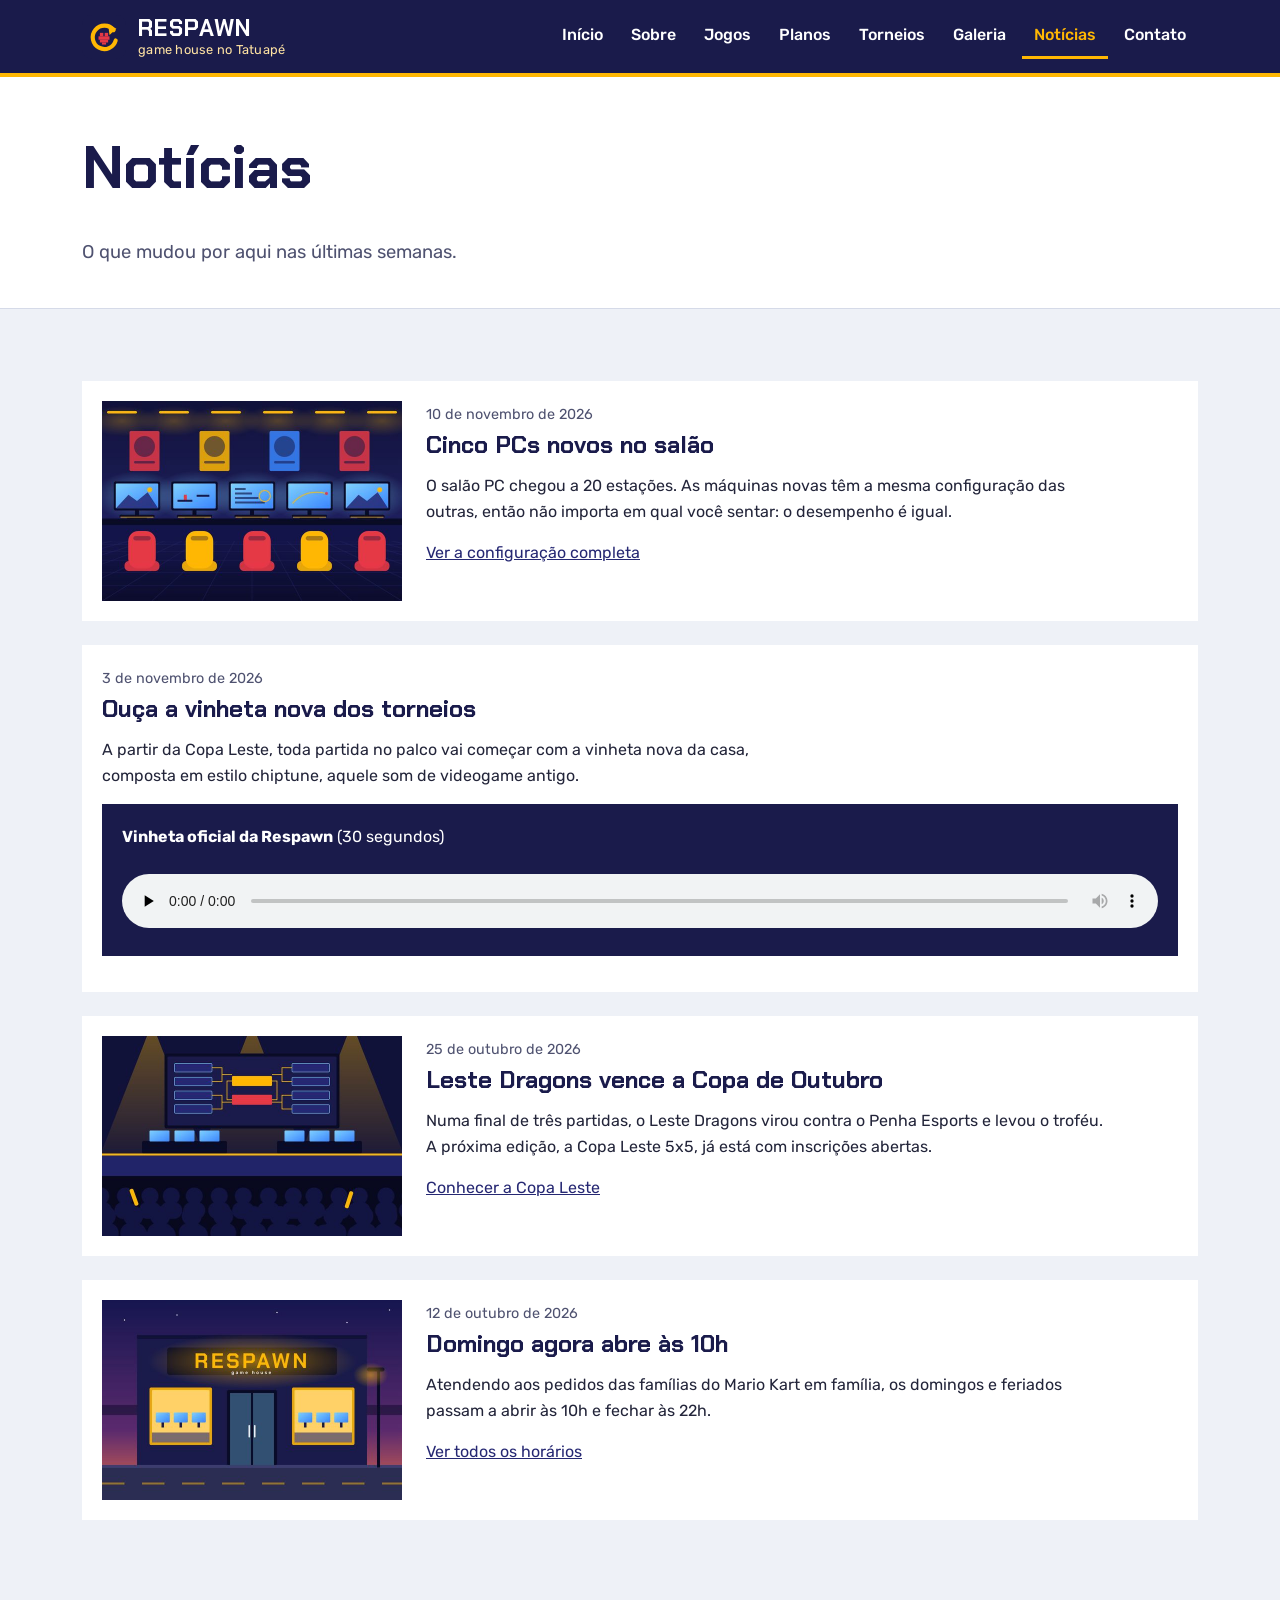
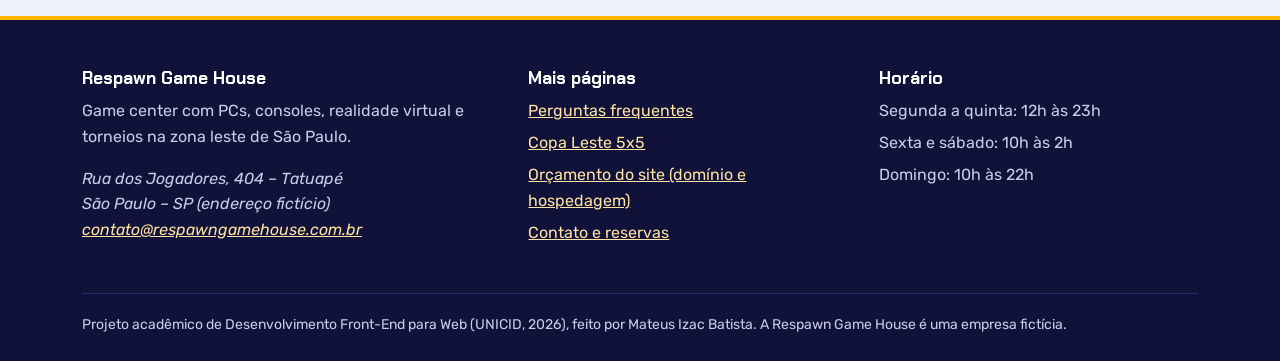
<file: noticias.html>
<!DOCTYPE html>
<html lang="pt-BR">
<head>
    <meta charset="UTF-8">
    <meta name="viewport" content="width=device-width, initial-scale=1.0">
    <meta name="description" content="Novidades da Respawn Game House: novas máquinas, resultados de torneios, horários e a vinheta oficial.">
    <title>Notícias | Respawn Game House</title>
    <link rel="icon" href="img/logo.svg" type="image/svg+xml">
    <link rel="stylesheet" href="css/style.css">
    <script src="js/script.js" defer></script>
</head>
<body>
    <a class="pular-link" href="#conteudo">Pular para o conteúdo</a>

    <header class="topo">
        <div class="topo-conteudo">
            <a class="marca" href="index.html">
                <img src="img/logo.svg" alt="" width="44" height="44">
                <span class="marca-nome">RESPAWN <small>game house no Tatuapé</small></span>
            </a>
            <button class="botao-menu" type="button" aria-expanded="false" aria-controls="menu-principal">Menu</button>
            <nav class="menu" id="menu-principal" aria-label="Menu principal">
                <ul>
                    <li><a href="index.html">Início</a></li>
                    <li><a href="sobre.html">Sobre</a></li>
                    <li><a href="jogos.html">Jogos</a></li>
                    <li><a href="planos.html">Planos</a></li>
                    <li><a href="torneios.html">Torneios</a></li>
                    <li><a href="galeria.html">Galeria</a></li>
                    <li><a href="noticias.html" aria-current="page">Notícias</a></li>
                    <li><a href="contato.html">Contato</a></li>
                </ul>
            </nav>
        </div>
    </header>

    <main id="conteudo">
        <section class="cabecalho-pagina" aria-labelledby="titulo-pagina">
            <div class="conteiner">
                <h1 id="titulo-pagina">Notícias</h1>
                <p>O que mudou por aqui nas últimas semanas.</p>
            </div>
        </section>

        <section class="secao" aria-label="Lista de notícias">
            <div class="conteiner">
                <article class="noticia">
                    <img src="img/galeria/salao-pc-p.jpg" alt="Fileira de computadores com monitores acesos" width="600" height="400" loading="lazy">
                    <div>
                        <time datetime="2026-11-10">10 de novembro de 2026</time>
                        <h2>Cinco PCs novos no salão</h2>
                        <p>O salão PC chegou a 20 estações. As máquinas novas têm a mesma configuração das outras, então não importa em qual você sentar: o desempenho é igual.</p>
                        <p><a href="jogos.html">Ver a configuração completa</a></p>
                    </div>
                </article>

                <article class="noticia noticia-sem-imagem">
                    <div>
                        <time datetime="2026-11-03">3 de novembro de 2026</time>
                        <h2>Ouça a vinheta nova dos torneios</h2>
                        <p>A partir da Copa Leste, toda partida no palco vai começar com a vinheta nova da casa, composta em estilo chiptune, aquele som de videogame antigo.</p>
                        <div class="player-audio">
                            <p><strong>Vinheta oficial da Respawn</strong> (30 segundos)</p>
                            <audio controls preload="none">
                                <source src="assets/audio/vinheta-respawn.mp3" type="audio/mpeg">
                                <source src="assets/audio/vinheta-respawn.ogg" type="audio/ogg">
                                <a href="assets/audio/vinheta-respawn.mp3">Baixar a vinheta em MP3</a>
                            </audio>
                        </div>
                    </div>
                </article>

                <article class="noticia">
                    <img src="img/galeria/palco-torneios-p.jpg" alt="Palco de torneios com telão mostrando o chaveamento" width="600" height="400" loading="lazy">
                    <div>
                        <time datetime="2026-10-25">25 de outubro de 2026</time>
                        <h2>Leste Dragons vence a Copa de Outubro</h2>
                        <p>Numa final de três partidas, o Leste Dragons virou contra o Penha Esports e levou o troféu. A próxima edição, a Copa Leste 5x5, já está com inscrições abertas.</p>
                        <p><a href="torneio-copa-leste.html">Conhecer a Copa Leste</a></p>
                    </div>
                </article>

                <article class="noticia">
                    <img src="img/galeria/fachada-p.jpg" alt="Fachada da Respawn à noite com o letreiro aceso" width="600" height="400" loading="lazy">
                    <div>
                        <time datetime="2026-10-12">12 de outubro de 2026</time>
                        <h2>Domingo agora abre às 10h</h2>
                        <p>Atendendo aos pedidos das famílias do Mario Kart em família, os domingos e feriados passam a abrir às 10h e fechar às 22h.</p>
                        <p><a href="planos.html">Ver todos os horários</a></p>
                    </div>
                </article>
            </div>
        </section>
    </main>

    <footer class="rodape">
        <div class="conteiner">
            <div class="rodape-grade">
                <section aria-labelledby="rodape-respawn">
                    <h2 id="rodape-respawn">Respawn Game House</h2>
                    <p>Game center com PCs, consoles, realidade virtual e torneios na zona leste de São Paulo.</p>
                    <address>
                        Rua dos Jogadores, 404 – Tatuapé<br>
                        São Paulo – SP (endereço fictício)<br>
                        <a href="mailto:contato@respawngamehouse.com.br">contato@respawngamehouse.com.br</a>
                    </address>
                </section>
                <nav aria-labelledby="rodape-paginas">
                    <h2 id="rodape-paginas">Mais páginas</h2>
                    <ul>
                        <li><a href="faq.html">Perguntas frequentes</a></li>
                        <li><a href="torneio-copa-leste.html">Copa Leste 5x5</a></li>
                        <li><a href="orcamento.html">Orçamento do site (domínio e hospedagem)</a></li>
                        <li><a href="contato.html">Contato e reservas</a></li>
                    </ul>
                </nav>
                <section aria-labelledby="rodape-horario">
                    <h2 id="rodape-horario">Horário</h2>
                    <ul>
                        <li>Segunda a quinta: 12h às 23h</li>
                        <li>Sexta e sábado: 10h às 2h</li>
                        <li>Domingo: 10h às 22h</li>
                    </ul>
                </section>
            </div>
            <div class="rodape-base">
                <p>Projeto acadêmico de Desenvolvimento Front-End para Web (UNICID, 2026), feito por Mateus Izac Batista. A Respawn Game House é uma empresa fictícia.</p>
            </div>
        </div>
    </footer>
</body>
</html>
</file>
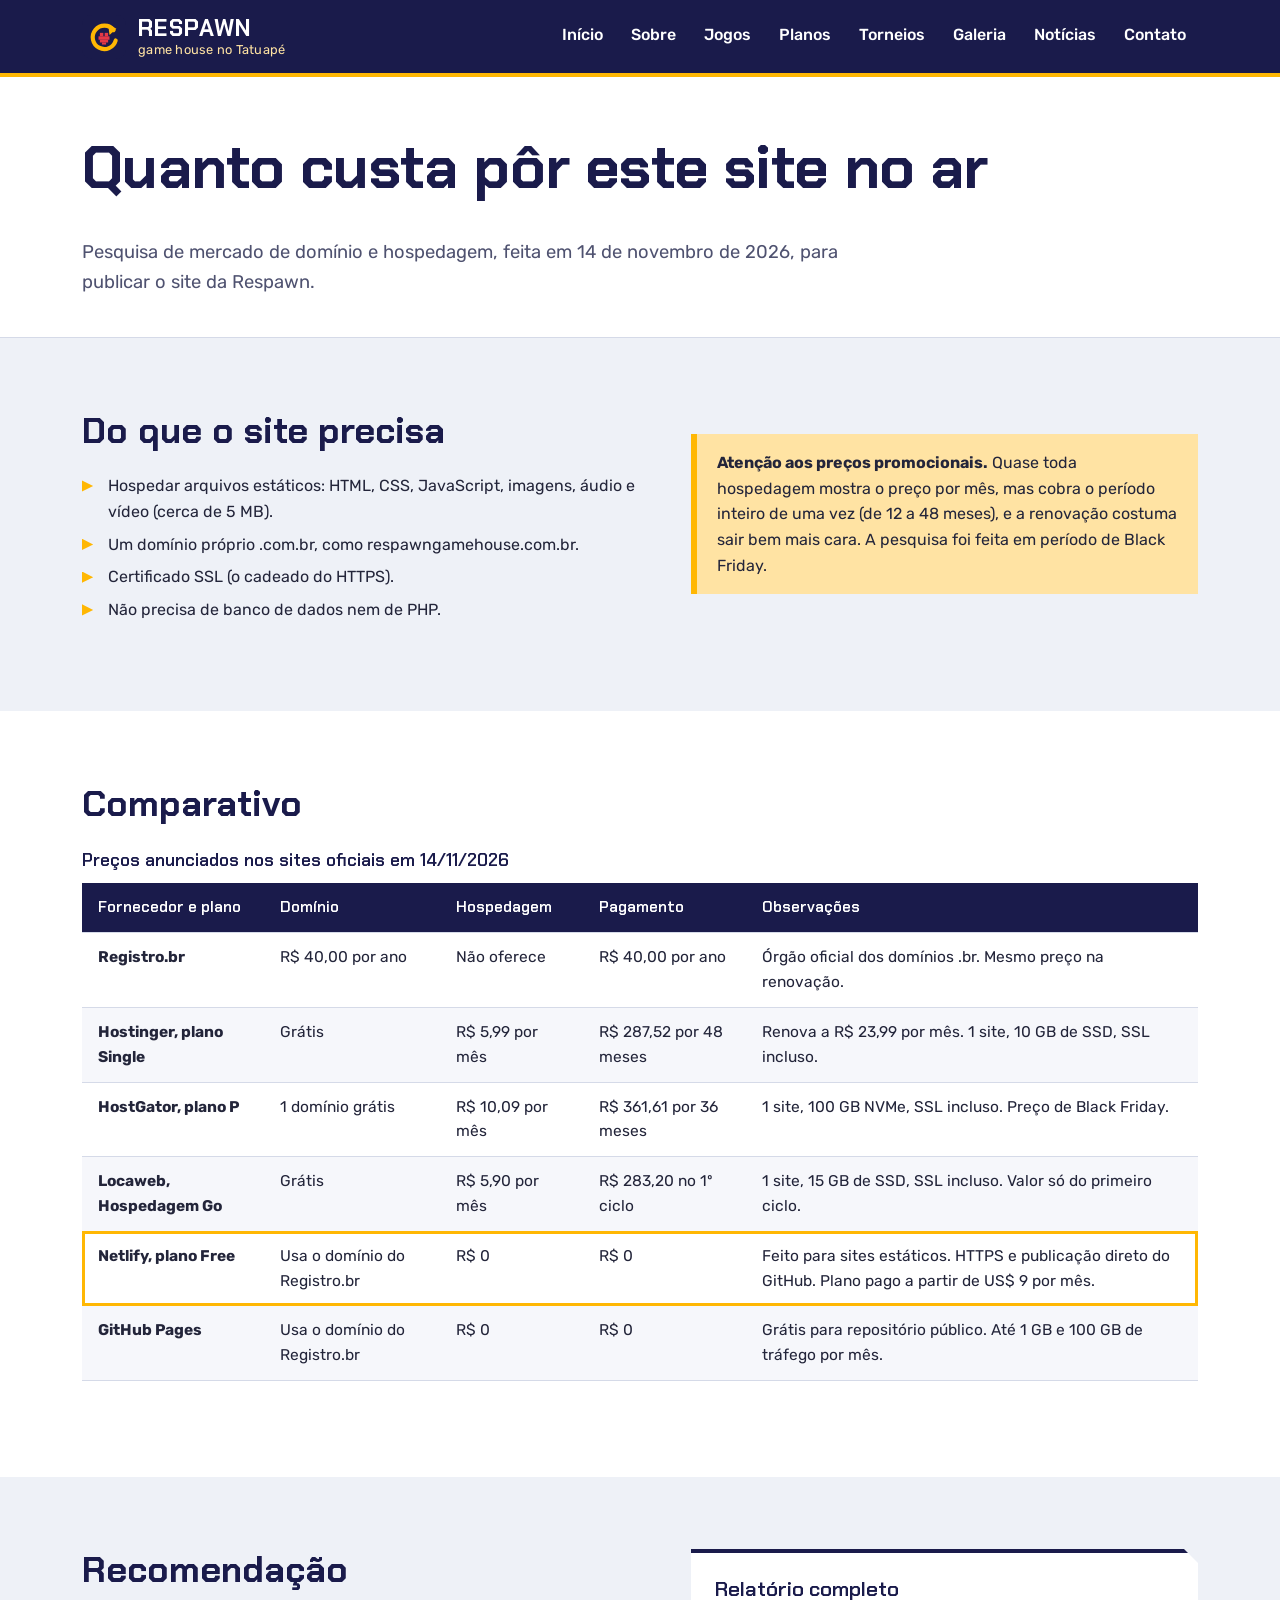
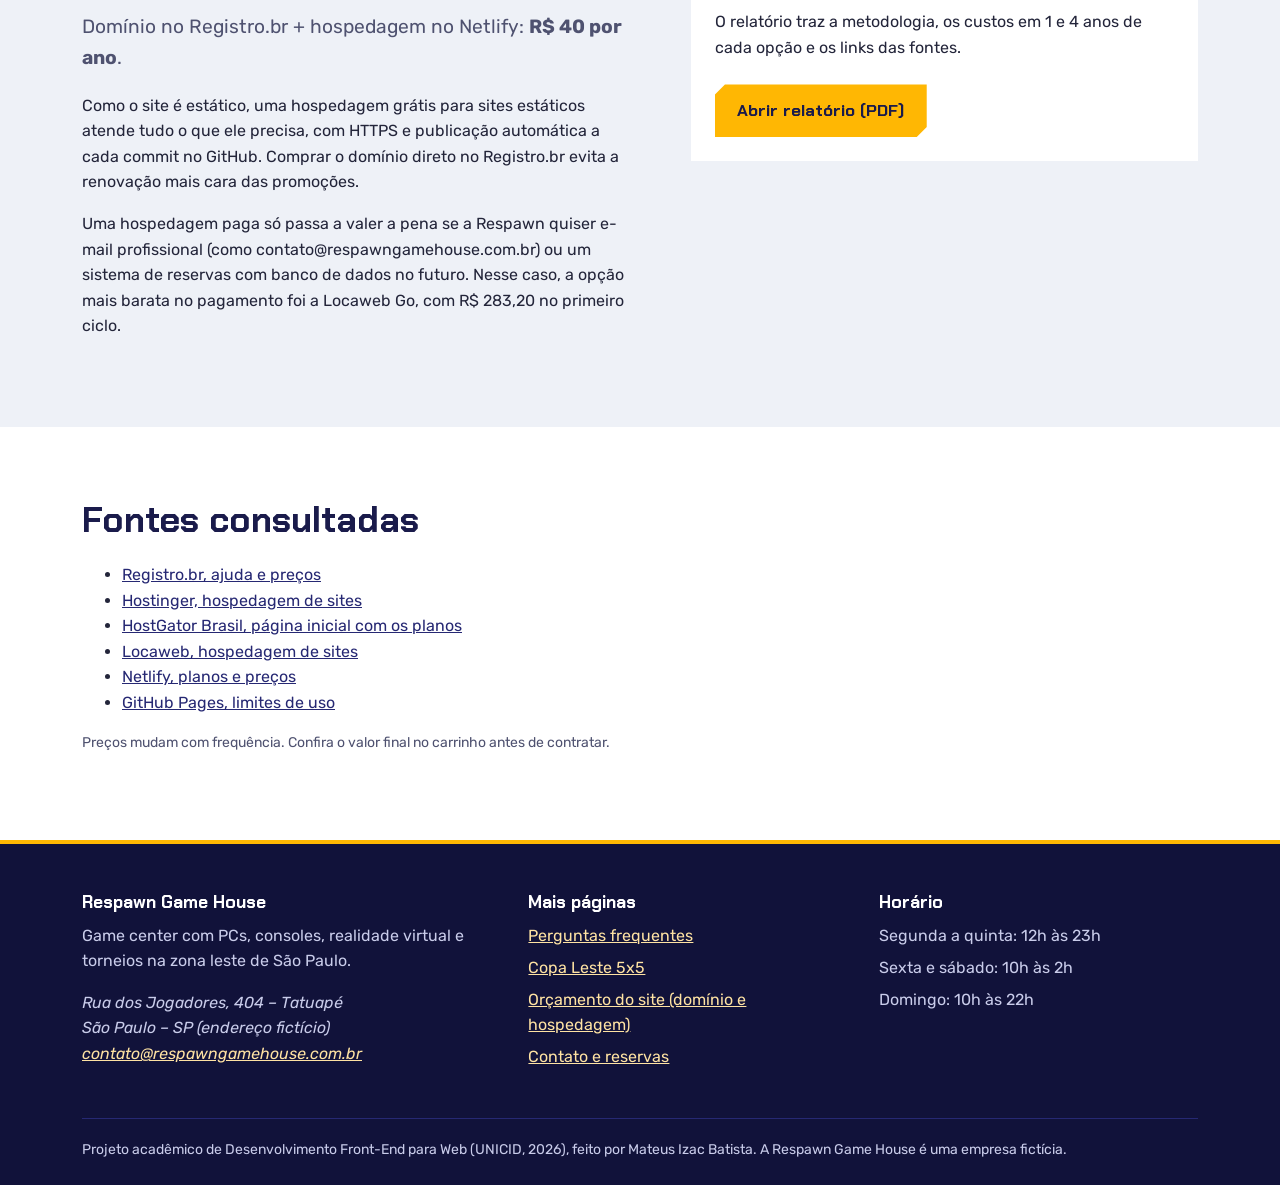
<file: orcamento.html>
<!DOCTYPE html>
<html lang="pt-BR">
<head>
    <meta charset="UTF-8">
    <meta name="viewport" content="width=device-width, initial-scale=1.0">
    <meta name="description" content="Pesquisa de mercado com preços reais de domínio e hospedagem para publicar o site da Respawn Game House.">
    <title>Orçamento de domínio e hospedagem | Respawn Game House</title>
    <link rel="icon" href="img/logo.svg" type="image/svg+xml">
    <link rel="stylesheet" href="css/style.css">
    <script src="js/script.js" defer></script>
</head>
<body>
    <a class="pular-link" href="#conteudo">Pular para o conteúdo</a>

    <header class="topo">
        <div class="topo-conteudo">
            <a class="marca" href="index.html">
                <img src="img/logo.svg" alt="" width="44" height="44">
                <span class="marca-nome">RESPAWN <small>game house no Tatuapé</small></span>
            </a>
            <button class="botao-menu" type="button" aria-expanded="false" aria-controls="menu-principal">Menu</button>
            <nav class="menu" id="menu-principal" aria-label="Menu principal">
                <ul>
                    <li><a href="index.html">Início</a></li>
                    <li><a href="sobre.html">Sobre</a></li>
                    <li><a href="jogos.html">Jogos</a></li>
                    <li><a href="planos.html">Planos</a></li>
                    <li><a href="torneios.html">Torneios</a></li>
                    <li><a href="galeria.html">Galeria</a></li>
                    <li><a href="noticias.html">Notícias</a></li>
                    <li><a href="contato.html">Contato</a></li>
                </ul>
            </nav>
        </div>
    </header>

    <main id="conteudo">
        <section class="cabecalho-pagina" aria-labelledby="titulo-pagina">
            <div class="conteiner">
                <h1 id="titulo-pagina">Quanto custa pôr este site no ar</h1>
                <p>Pesquisa de mercado de domínio e hospedagem, feita em <time datetime="2026-11-14">14 de novembro de 2026</time>, para publicar o site da Respawn.</p>
            </div>
        </section>

        <section class="secao" aria-labelledby="titulo-necessidade">
            <div class="conteiner dividido">
                <div>
                    <h2 id="titulo-necessidade">Do que o site precisa</h2>
                    <ul class="lista-check">
                        <li>Hospedar arquivos estáticos: HTML, CSS, JavaScript, imagens, áudio e vídeo (cerca de 5 MB).</li>
                        <li>Um domínio próprio .com.br, como respawngamehouse.com.br.</li>
                        <li>Certificado SSL (o cadeado do HTTPS).</li>
                        <li>Não precisa de banco de dados nem de PHP.</li>
                    </ul>
                </div>
                <div class="aviso">
                    <p><strong>Atenção aos preços promocionais.</strong> Quase toda hospedagem mostra o preço por mês, mas cobra o período inteiro de uma vez (de 12 a 48 meses), e a renovação costuma sair bem mais cara. A pesquisa foi feita em período de Black Friday.</p>
                </div>
            </div>
        </section>

        <section class="secao secao-branca" aria-labelledby="titulo-comparativo">
            <div class="conteiner">
                <h2 id="titulo-comparativo">Comparativo</h2>
                <div class="tabela-rolagem">
                    <table>
                        <caption>Preços anunciados nos sites oficiais em 14/11/2026</caption>
                        <thead>
                            <tr>
                                <th scope="col">Fornecedor e plano</th>
                                <th scope="col">Domínio</th>
                                <th scope="col">Hospedagem</th>
                                <th scope="col">Pagamento</th>
                                <th scope="col">Observações</th>
                            </tr>
                        </thead>
                        <tbody>
                            <tr>
                                <th scope="row">Registro.br</th>
                                <td>R$ 40,00 por ano</td>
                                <td>Não oferece</td>
                                <td>R$ 40,00 por ano</td>
                                <td>Órgão oficial dos domínios .br. Mesmo preço na renovação.</td>
                            </tr>
                            <tr>
                                <th scope="row">Hostinger, plano Single</th>
                                <td>Grátis</td>
                                <td>R$ 5,99 por mês</td>
                                <td>R$ 287,52 por 48 meses</td>
                                <td>Renova a R$ 23,99 por mês. 1 site, 10 GB de SSD, SSL incluso.</td>
                            </tr>
                            <tr>
                                <th scope="row">HostGator, plano P</th>
                                <td>1 domínio grátis</td>
                                <td>R$ 10,09 por mês</td>
                                <td>R$ 361,61 por 36 meses</td>
                                <td>1 site, 100 GB NVMe, SSL incluso. Preço de Black Friday.</td>
                            </tr>
                            <tr>
                                <th scope="row">Locaweb, Hospedagem Go</th>
                                <td>Grátis</td>
                                <td>R$ 5,90 por mês</td>
                                <td>R$ 283,20 no 1º ciclo</td>
                                <td>1 site, 15 GB de SSD, SSL incluso. Valor só do primeiro ciclo.</td>
                            </tr>
                            <tr class="linha-recomendada">
                                <th scope="row">Netlify, plano Free</th>
                                <td>Usa o domínio do Registro.br</td>
                                <td>R$ 0</td>
                                <td>R$ 0</td>
                                <td>Feito para sites estáticos. HTTPS e publicação direto do GitHub. Plano pago a partir de US$ 9 por mês.</td>
                            </tr>
                            <tr>
                                <th scope="row">GitHub Pages</th>
                                <td>Usa o domínio do Registro.br</td>
                                <td>R$ 0</td>
                                <td>R$ 0</td>
                                <td>Grátis para repositório público. Até 1 GB e 100 GB de tráfego por mês.</td>
                            </tr>
                        </tbody>
                    </table>
                </div>
            </div>
        </section>

        <section class="secao" aria-labelledby="titulo-recomendacao">
            <div class="conteiner dividido">
                <div>
                    <h2 id="titulo-recomendacao">Recomendação</h2>
                    <p class="texto-grande">Domínio no Registro.br + hospedagem no Netlify: <strong>R$ 40 por ano</strong>.</p>
                    <p>Como o site é estático, uma hospedagem grátis para sites estáticos atende tudo o que ele precisa, com HTTPS e publicação automática a cada commit no GitHub. Comprar o domínio direto no Registro.br evita a renovação mais cara das promoções.</p>
                    <p>Uma hospedagem paga só passa a valer a pena se a Respawn quiser e-mail profissional (como contato@respawngamehouse.com.br) ou um sistema de reservas com banco de dados no futuro. Nesse caso, a opção mais barata no pagamento foi a Locaweb Go, com R$ 283,20 no primeiro ciclo.</p>
                </div>
                <div class="card">
                    <h3>Relatório completo</h3>
                    <p>O relatório traz a metodologia, os custos em 1 e 4 anos de cada opção e os links das fontes.</p>
                    <div class="acoes">
                        <a class="botao" href="docs/relatorio_orcamento.pdf">Abrir relatório (PDF)</a>
                    </div>
                </div>
            </div>
        </section>

        <section class="secao secao-branca" aria-labelledby="titulo-fontes">
            <div class="conteiner">
                <h2 id="titulo-fontes">Fontes consultadas</h2>
                <ul>
                    <li><a href="https://registro.br/ajuda/">Registro.br, ajuda e preços</a></li>
                    <li><a href="https://www.hostinger.com/br/hospedagem-de-sites">Hostinger, hospedagem de sites</a></li>
                    <li><a href="https://www.hostgator.com.br/">HostGator Brasil, página inicial com os planos</a></li>
                    <li><a href="https://www.locaweb.com.br/hospedagem-de-sites/">Locaweb, hospedagem de sites</a></li>
                    <li><a href="https://www.netlify.com/pricing/">Netlify, planos e preços</a></li>
                    <li><a href="https://docs.github.com/en/pages/getting-started-with-github-pages/github-pages-limits">GitHub Pages, limites de uso</a></li>
                </ul>
                <p class="observacao">Preços mudam com frequência. Confira o valor final no carrinho antes de contratar.</p>
            </div>
        </section>
    </main>

    <footer class="rodape">
        <div class="conteiner">
            <div class="rodape-grade">
                <section aria-labelledby="rodape-respawn">
                    <h2 id="rodape-respawn">Respawn Game House</h2>
                    <p>Game center com PCs, consoles, realidade virtual e torneios na zona leste de São Paulo.</p>
                    <address>
                        Rua dos Jogadores, 404 – Tatuapé<br>
                        São Paulo – SP (endereço fictício)<br>
                        <a href="mailto:contato@respawngamehouse.com.br">contato@respawngamehouse.com.br</a>
                    </address>
                </section>
                <nav aria-labelledby="rodape-paginas">
                    <h2 id="rodape-paginas">Mais páginas</h2>
                    <ul>
                        <li><a href="faq.html">Perguntas frequentes</a></li>
                        <li><a href="torneio-copa-leste.html">Copa Leste 5x5</a></li>
                        <li><a href="orcamento.html">Orçamento do site (domínio e hospedagem)</a></li>
                        <li><a href="contato.html">Contato e reservas</a></li>
                    </ul>
                </nav>
                <section aria-labelledby="rodape-horario">
                    <h2 id="rodape-horario">Horário</h2>
                    <ul>
                        <li>Segunda a quinta: 12h às 23h</li>
                        <li>Sexta e sábado: 10h às 2h</li>
                        <li>Domingo: 10h às 22h</li>
                    </ul>
                </section>
            </div>
            <div class="rodape-base">
                <p>Projeto acadêmico de Desenvolvimento Front-End para Web (UNICID, 2026), feito por Mateus Izac Batista. A Respawn Game House é uma empresa fictícia.</p>
            </div>
        </div>
    </footer>
</body>
</html>
</file>
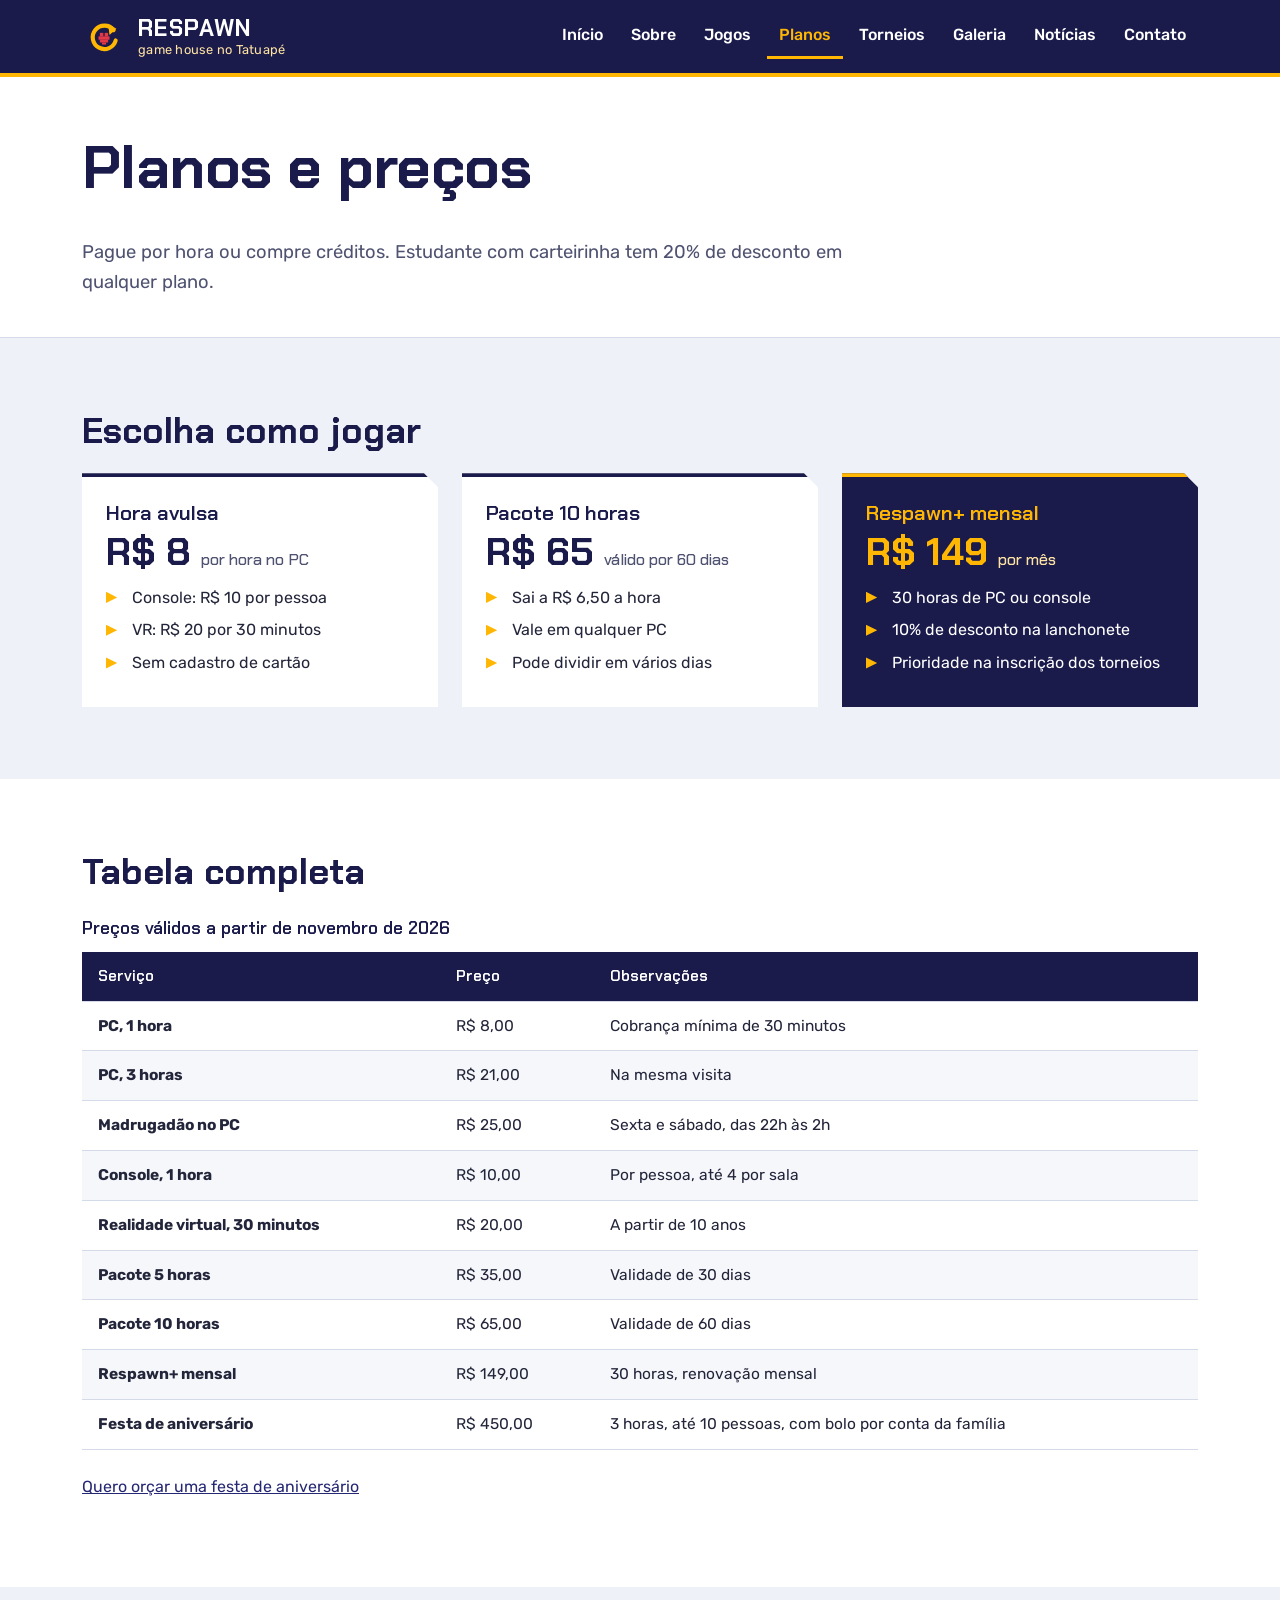
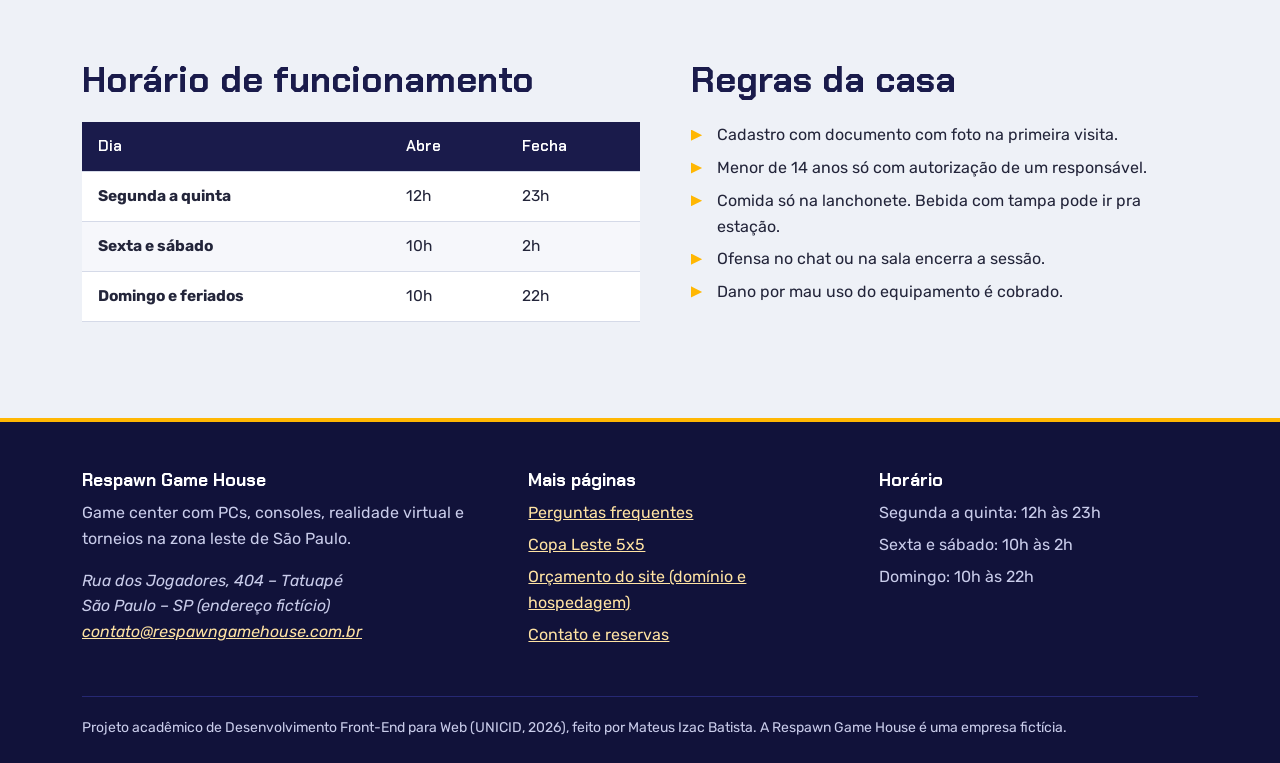
<file: planos.html>
<!DOCTYPE html>
<html lang="pt-BR">
<head>
    <meta charset="UTF-8">
    <meta name="viewport" content="width=device-width, initial-scale=1.0">
    <meta name="description" content="Preços da hora avulsa, pacotes de horas e do plano mensal Respawn+, além do horário de funcionamento e regras da casa.">
    <title>Planos e preços | Respawn Game House</title>
    <link rel="icon" href="img/logo.svg" type="image/svg+xml">
    <link rel="stylesheet" href="css/style.css">
    <script src="js/script.js" defer></script>
</head>
<body>
    <a class="pular-link" href="#conteudo">Pular para o conteúdo</a>

    <header class="topo">
        <div class="topo-conteudo">
            <a class="marca" href="index.html">
                <img src="img/logo.svg" alt="" width="44" height="44">
                <span class="marca-nome">RESPAWN <small>game house no Tatuapé</small></span>
            </a>
            <button class="botao-menu" type="button" aria-expanded="false" aria-controls="menu-principal">Menu</button>
            <nav class="menu" id="menu-principal" aria-label="Menu principal">
                <ul>
                    <li><a href="index.html">Início</a></li>
                    <li><a href="sobre.html">Sobre</a></li>
                    <li><a href="jogos.html">Jogos</a></li>
                    <li><a href="planos.html" aria-current="page">Planos</a></li>
                    <li><a href="torneios.html">Torneios</a></li>
                    <li><a href="galeria.html">Galeria</a></li>
                    <li><a href="noticias.html">Notícias</a></li>
                    <li><a href="contato.html">Contato</a></li>
                </ul>
            </nav>
        </div>
    </header>

    <main id="conteudo">
        <section class="cabecalho-pagina" aria-labelledby="titulo-pagina">
            <div class="conteiner">
                <h1 id="titulo-pagina">Planos e preços</h1>
                <p>Pague por hora ou compre créditos. Estudante com carteirinha tem 20% de desconto em qualquer plano.</p>
            </div>
        </section>

        <section class="secao" aria-labelledby="titulo-opcoes">
            <div class="conteiner">
                <h2 id="titulo-opcoes">Escolha como jogar</h2>
                <div class="grade grade-3">
                    <article class="card">
                        <h3>Hora avulsa</h3>
                        <p class="destaque-preco">R$ 8 <small>por hora no PC</small></p>
                        <ul class="lista-check">
                            <li>Console: R$ 10 por pessoa</li>
                            <li>VR: R$ 20 por 30 minutos</li>
                            <li>Sem cadastro de cartão</li>
                        </ul>
                    </article>
                    <article class="card">
                        <h3>Pacote 10 horas</h3>
                        <p class="destaque-preco">R$ 65 <small>válido por 60 dias</small></p>
                        <ul class="lista-check">
                            <li>Sai a R$ 6,50 a hora</li>
                            <li>Vale em qualquer PC</li>
                            <li>Pode dividir em vários dias</li>
                        </ul>
                    </article>
                    <article class="card plano-destaque">
                        <h3>Respawn+ mensal</h3>
                        <p class="destaque-preco">R$ 149 <small>por mês</small></p>
                        <ul class="lista-check">
                            <li>30 horas de PC ou console</li>
                            <li>10% de desconto na lanchonete</li>
                            <li>Prioridade na inscrição dos torneios</li>
                        </ul>
                    </article>
                </div>
            </div>
        </section>

        <section class="secao secao-branca" aria-labelledby="titulo-tabela">
            <div class="conteiner">
                <h2 id="titulo-tabela">Tabela completa</h2>
                <div class="tabela-rolagem">
                    <table>
                        <caption>Preços válidos a partir de novembro de 2026</caption>
                        <thead>
                            <tr>
                                <th scope="col">Serviço</th>
                                <th scope="col">Preço</th>
                                <th scope="col">Observações</th>
                            </tr>
                        </thead>
                        <tbody>
                            <tr><th scope="row">PC, 1 hora</th><td>R$ 8,00</td><td>Cobrança mínima de 30 minutos</td></tr>
                            <tr><th scope="row">PC, 3 horas</th><td>R$ 21,00</td><td>Na mesma visita</td></tr>
                            <tr><th scope="row">Madrugadão no PC</th><td>R$ 25,00</td><td>Sexta e sábado, das 22h às 2h</td></tr>
                            <tr><th scope="row">Console, 1 hora</th><td>R$ 10,00</td><td>Por pessoa, até 4 por sala</td></tr>
                            <tr><th scope="row">Realidade virtual, 30 minutos</th><td>R$ 20,00</td><td>A partir de 10 anos</td></tr>
                            <tr><th scope="row">Pacote 5 horas</th><td>R$ 35,00</td><td>Validade de 30 dias</td></tr>
                            <tr><th scope="row">Pacote 10 horas</th><td>R$ 65,00</td><td>Validade de 60 dias</td></tr>
                            <tr><th scope="row">Respawn+ mensal</th><td>R$ 149,00</td><td>30 horas, renovação mensal</td></tr>
                            <tr><th scope="row">Festa de aniversário</th><td>R$ 450,00</td><td>3 horas, até 10 pessoas, com bolo por conta da família</td></tr>
                        </tbody>
                    </table>
                </div>
                <p><a href="contato.html?assunto=aniversario">Quero orçar uma festa de aniversário</a></p>
            </div>
        </section>

        <section class="secao" aria-labelledby="titulo-horario">
            <div class="conteiner dividido">
                <div>
                    <h2 id="titulo-horario">Horário de funcionamento</h2>
                    <div class="tabela-rolagem">
                        <table>
                            <thead>
                                <tr><th scope="col">Dia</th><th scope="col">Abre</th><th scope="col">Fecha</th></tr>
                            </thead>
                            <tbody>
                                <tr><th scope="row">Segunda a quinta</th><td>12h</td><td>23h</td></tr>
                                <tr><th scope="row">Sexta e sábado</th><td>10h</td><td>2h</td></tr>
                                <tr><th scope="row">Domingo e feriados</th><td>10h</td><td>22h</td></tr>
                            </tbody>
                        </table>
                    </div>
                </div>
                <div>
                    <h2>Regras da casa</h2>
                    <ul class="lista-check">
                        <li>Cadastro com documento com foto na primeira visita.</li>
                        <li>Menor de 14 anos só com autorização de um responsável.</li>
                        <li>Comida só na lanchonete. Bebida com tampa pode ir pra estação.</li>
                        <li>Ofensa no chat ou na sala encerra a sessão.</li>
                        <li>Dano por mau uso do equipamento é cobrado.</li>
                    </ul>
                </div>
            </div>
        </section>
    </main>

    <footer class="rodape">
        <div class="conteiner">
            <div class="rodape-grade">
                <section aria-labelledby="rodape-respawn">
                    <h2 id="rodape-respawn">Respawn Game House</h2>
                    <p>Game center com PCs, consoles, realidade virtual e torneios na zona leste de São Paulo.</p>
                    <address>
                        Rua dos Jogadores, 404 – Tatuapé<br>
                        São Paulo – SP (endereço fictício)<br>
                        <a href="mailto:contato@respawngamehouse.com.br">contato@respawngamehouse.com.br</a>
                    </address>
                </section>
                <nav aria-labelledby="rodape-paginas">
                    <h2 id="rodape-paginas">Mais páginas</h2>
                    <ul>
                        <li><a href="faq.html">Perguntas frequentes</a></li>
                        <li><a href="torneio-copa-leste.html">Copa Leste 5x5</a></li>
                        <li><a href="orcamento.html">Orçamento do site (domínio e hospedagem)</a></li>
                        <li><a href="contato.html">Contato e reservas</a></li>
                    </ul>
                </nav>
                <section aria-labelledby="rodape-horario">
                    <h2 id="rodape-horario">Horário</h2>
                    <ul>
                        <li>Segunda a quinta: 12h às 23h</li>
                        <li>Sexta e sábado: 10h às 2h</li>
                        <li>Domingo: 10h às 22h</li>
                    </ul>
                </section>
            </div>
            <div class="rodape-base">
                <p>Projeto acadêmico de Desenvolvimento Front-End para Web (UNICID, 2026), feito por Mateus Izac Batista. A Respawn Game House é uma empresa fictícia.</p>
            </div>
        </div>
    </footer>
</body>
</html>
</file>
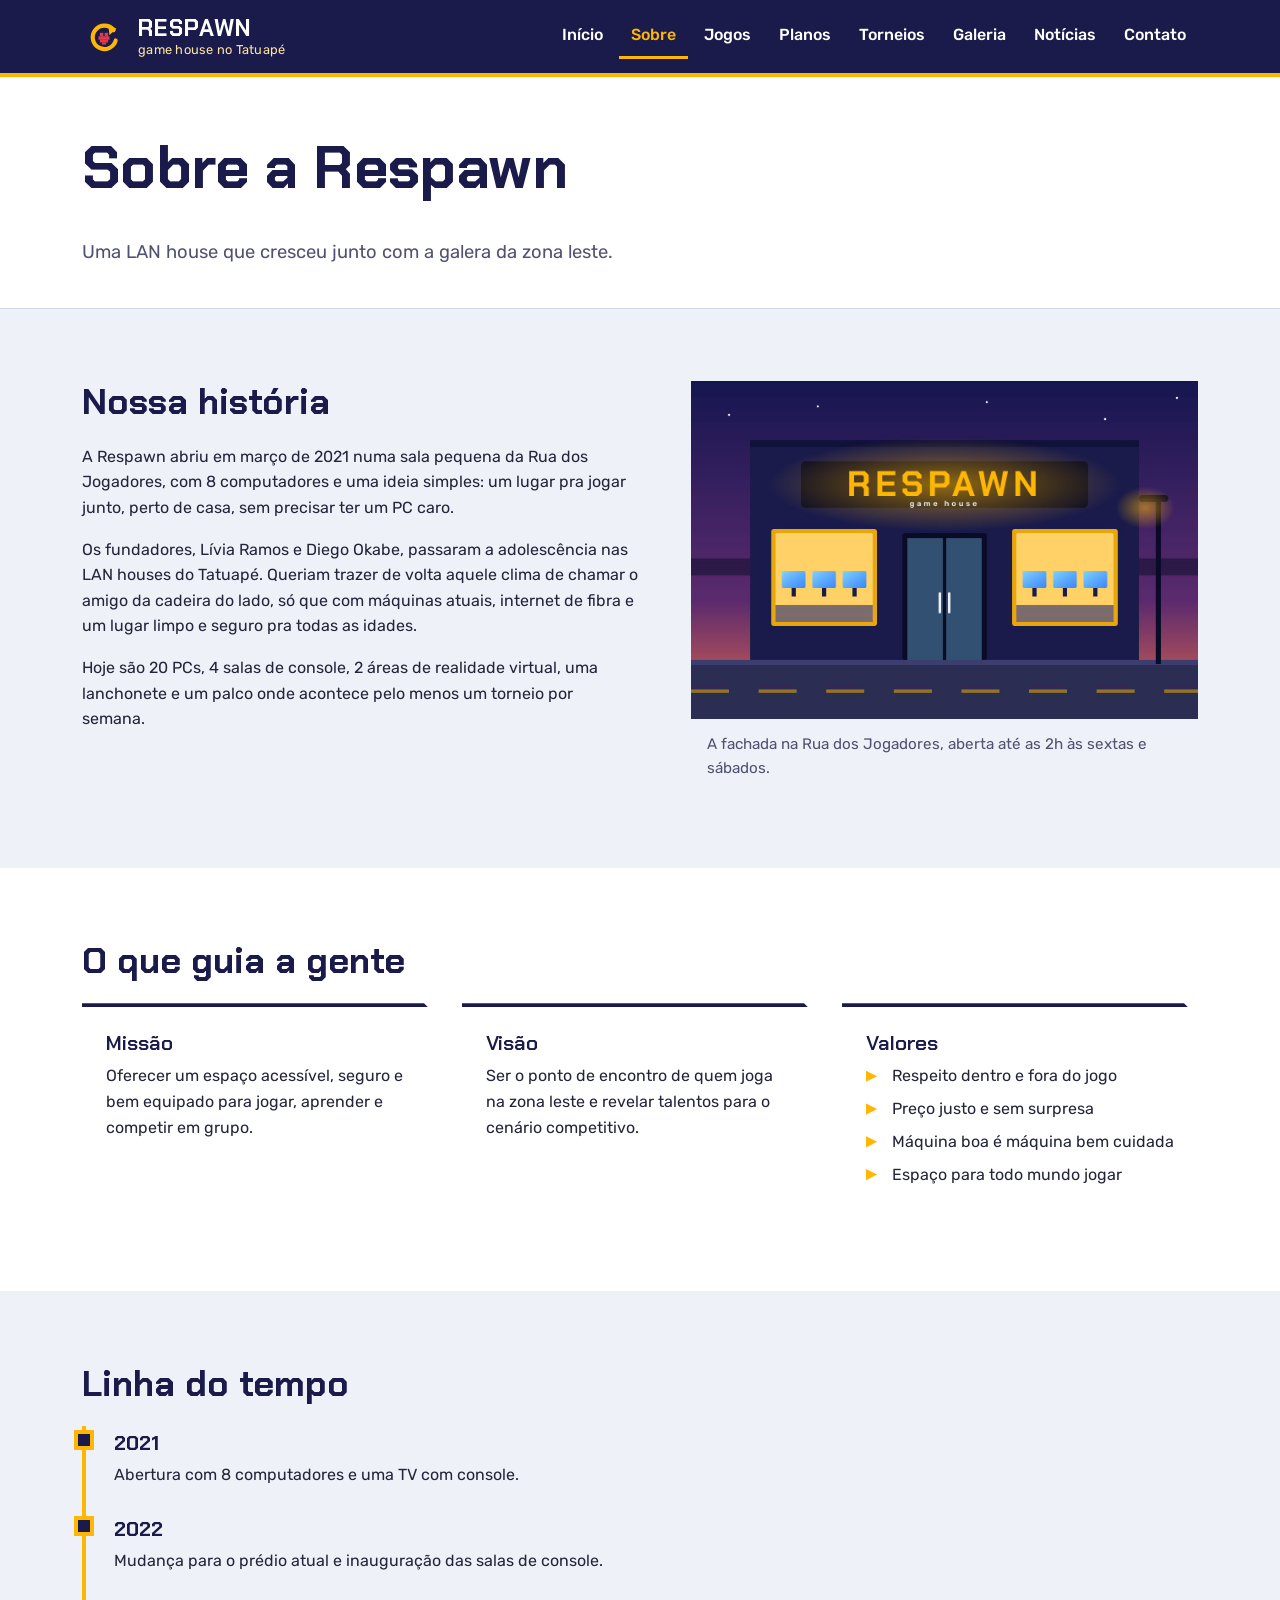
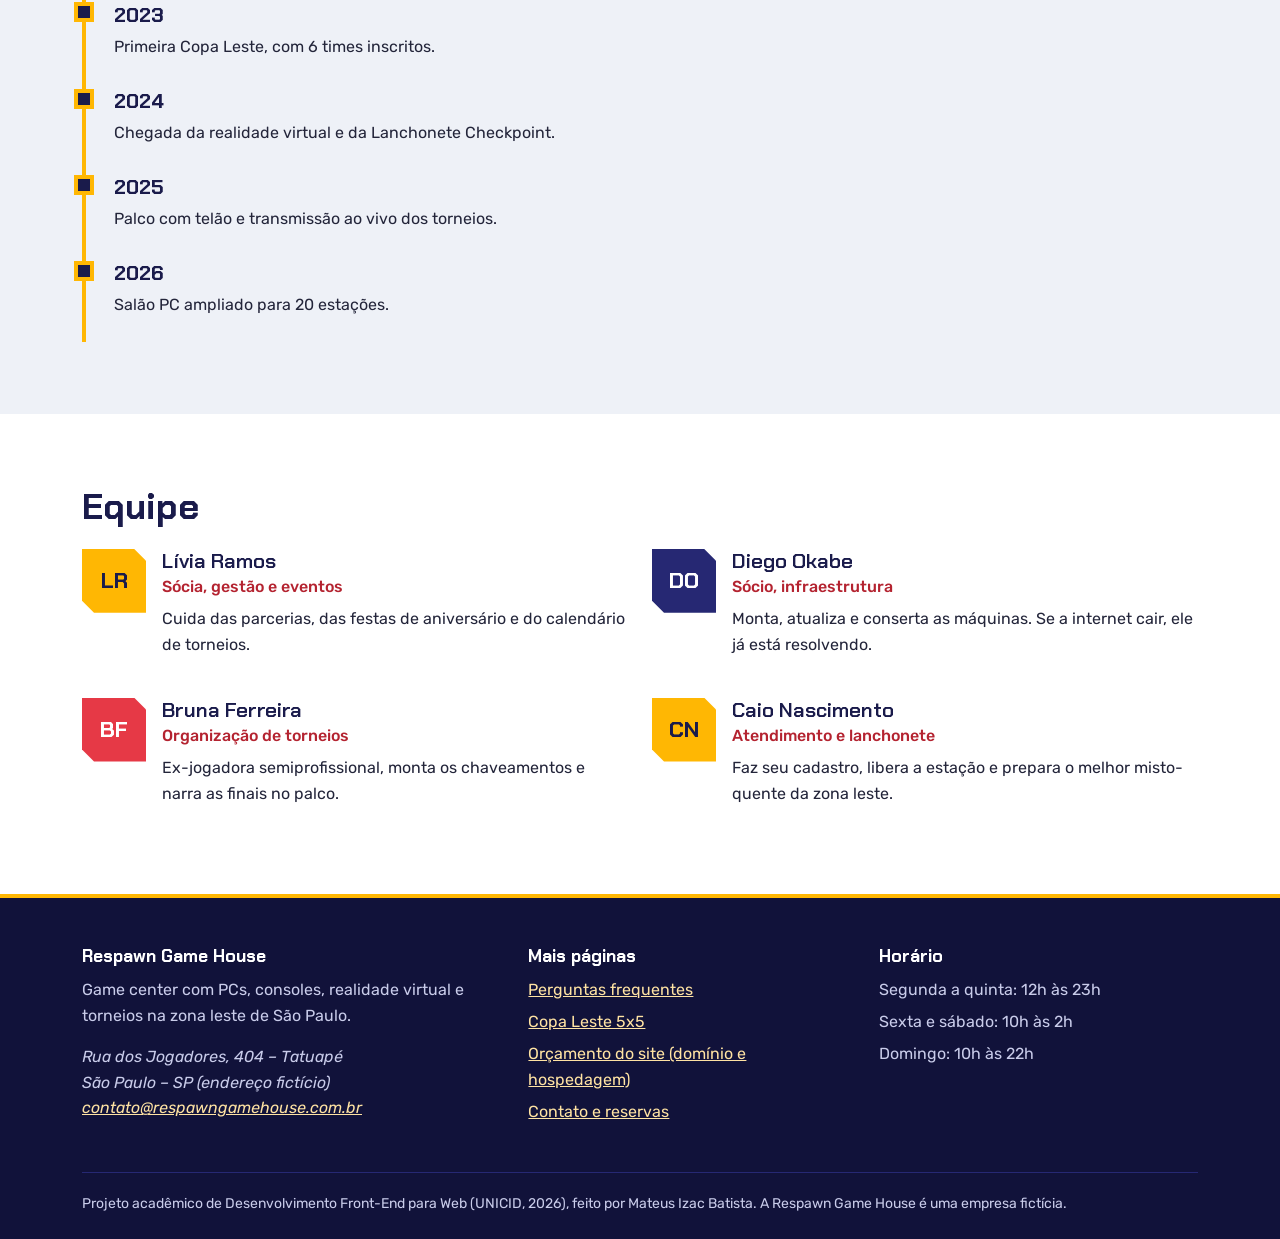
<file: sobre.html>
<!DOCTYPE html>
<html lang="pt-BR">
<head>
    <meta charset="UTF-8">
    <meta name="viewport" content="width=device-width, initial-scale=1.0">
    <meta name="description" content="A história da Respawn Game House, nossa missão, valores e a equipe que cuida do espaço.">
    <title>Sobre | Respawn Game House</title>
    <link rel="icon" href="img/logo.svg" type="image/svg+xml">
    <link rel="stylesheet" href="css/style.css">
    <script src="js/script.js" defer></script>
</head>
<body>
    <a class="pular-link" href="#conteudo">Pular para o conteúdo</a>

    <header class="topo">
        <div class="topo-conteudo">
            <a class="marca" href="index.html">
                <img src="img/logo.svg" alt="" width="44" height="44">
                <span class="marca-nome">RESPAWN <small>game house no Tatuapé</small></span>
            </a>
            <button class="botao-menu" type="button" aria-expanded="false" aria-controls="menu-principal">Menu</button>
            <nav class="menu" id="menu-principal" aria-label="Menu principal">
                <ul>
                    <li><a href="index.html">Início</a></li>
                    <li><a href="sobre.html" aria-current="page">Sobre</a></li>
                    <li><a href="jogos.html">Jogos</a></li>
                    <li><a href="planos.html">Planos</a></li>
                    <li><a href="torneios.html">Torneios</a></li>
                    <li><a href="galeria.html">Galeria</a></li>
                    <li><a href="noticias.html">Notícias</a></li>
                    <li><a href="contato.html">Contato</a></li>
                </ul>
            </nav>
        </div>
    </header>

    <main id="conteudo">
        <section class="cabecalho-pagina" aria-labelledby="titulo-pagina">
            <div class="conteiner">
                <h1 id="titulo-pagina">Sobre a Respawn</h1>
                <p>Uma LAN house que cresceu junto com a galera da zona leste.</p>
            </div>
        </section>

        <section class="secao" aria-labelledby="titulo-historia">
            <div class="conteiner dividido">
                <div>
                    <h2 id="titulo-historia">Nossa história</h2>
                    <p>A Respawn abriu em março de 2021 numa sala pequena da Rua dos Jogadores, com 8 computadores e uma ideia simples: um lugar pra jogar junto, perto de casa, sem precisar ter um PC caro.</p>
                    <p>Os fundadores, Lívia Ramos e Diego Okabe, passaram a adolescência nas LAN houses do Tatuapé. Queriam trazer de volta aquele clima de chamar o amigo da cadeira do lado, só que com máquinas atuais, internet de fibra e um lugar limpo e seguro pra todas as idades.</p>
                    <p>Hoje são 20 PCs, 4 salas de console, 2 áreas de realidade virtual, uma lanchonete e um palco onde acontece pelo menos um torneio por semana.</p>
                </div>
                <figure>
                    <img src="img/galeria/fachada.jpg" alt="Fachada da Respawn à noite, com letreiro amarelo aceso e vitrines mostrando os computadores" width="1200" height="800">
                    <figcaption>A fachada na Rua dos Jogadores, aberta até as 2h às sextas e sábados.</figcaption>
                </figure>
            </div>
        </section>

        <section class="secao secao-branca" aria-labelledby="titulo-proposito">
            <div class="conteiner">
                <h2 id="titulo-proposito">O que guia a gente</h2>
                <div class="grade grade-3">
                    <article class="card">
                        <h3>Missão</h3>
                        <p>Oferecer um espaço acessível, seguro e bem equipado para jogar, aprender e competir em grupo.</p>
                    </article>
                    <article class="card">
                        <h3>Visão</h3>
                        <p>Ser o ponto de encontro de quem joga na zona leste e revelar talentos para o cenário competitivo.</p>
                    </article>
                    <article class="card">
                        <h3>Valores</h3>
                        <ul class="lista-check">
                            <li>Respeito dentro e fora do jogo</li>
                            <li>Preço justo e sem surpresa</li>
                            <li>Máquina boa é máquina bem cuidada</li>
                            <li>Espaço para todo mundo jogar</li>
                        </ul>
                    </article>
                </div>
            </div>
        </section>

        <section class="secao" aria-labelledby="titulo-linha-tempo">
            <div class="conteiner">
                <h2 id="titulo-linha-tempo">Linha do tempo</h2>
                <ol class="linha-do-tempo">
                    <li><time datetime="2021">2021</time><p>Abertura com 8 computadores e uma TV com console.</p></li>
                    <li><time datetime="2022">2022</time><p>Mudança para o prédio atual e inauguração das salas de console.</p></li>
                    <li><time datetime="2023">2023</time><p>Primeira Copa Leste, com 6 times inscritos.</p></li>
                    <li><time datetime="2024">2024</time><p>Chegada da realidade virtual e da Lanchonete Checkpoint.</p></li>
                    <li><time datetime="2025">2025</time><p>Palco com telão e transmissão ao vivo dos torneios.</p></li>
                    <li><time datetime="2026">2026</time><p>Salão PC ampliado para 20 estações.</p></li>
                </ol>
            </div>
        </section>

        <section class="secao secao-branca" aria-labelledby="titulo-equipe">
            <div class="conteiner">
                <h2 id="titulo-equipe">Equipe</h2>
                <div class="grade grade-2">
                    <article class="pessoa">
                        <span class="avatar" aria-hidden="true">LR</span>
                        <div>
                            <h3>Lívia Ramos</h3>
                            <p class="cargo">Sócia, gestão e eventos</p>
                            <p>Cuida das parcerias, das festas de aniversário e do calendário de torneios.</p>
                        </div>
                    </article>
                    <article class="pessoa">
                        <span class="avatar avatar-azul" aria-hidden="true">DO</span>
                        <div>
                            <h3>Diego Okabe</h3>
                            <p class="cargo">Sócio, infraestrutura</p>
                            <p>Monta, atualiza e conserta as máquinas. Se a internet cair, ele já está resolvendo.</p>
                        </div>
                    </article>
                    <article class="pessoa">
                        <span class="avatar avatar-vermelho" aria-hidden="true">BF</span>
                        <div>
                            <h3>Bruna Ferreira</h3>
                            <p class="cargo">Organização de torneios</p>
                            <p>Ex-jogadora semiprofissional, monta os chaveamentos e narra as finais no palco.</p>
                        </div>
                    </article>
                    <article class="pessoa">
                        <span class="avatar" aria-hidden="true">CN</span>
                        <div>
                            <h3>Caio Nascimento</h3>
                            <p class="cargo">Atendimento e lanchonete</p>
                            <p>Faz seu cadastro, libera a estação e prepara o melhor misto-quente da zona leste.</p>
                        </div>
                    </article>
                </div>
            </div>
        </section>
    </main>

    <footer class="rodape">
        <div class="conteiner">
            <div class="rodape-grade">
                <section aria-labelledby="rodape-respawn">
                    <h2 id="rodape-respawn">Respawn Game House</h2>
                    <p>Game center com PCs, consoles, realidade virtual e torneios na zona leste de São Paulo.</p>
                    <address>
                        Rua dos Jogadores, 404 – Tatuapé<br>
                        São Paulo – SP (endereço fictício)<br>
                        <a href="mailto:contato@respawngamehouse.com.br">contato@respawngamehouse.com.br</a>
                    </address>
                </section>
                <nav aria-labelledby="rodape-paginas">
                    <h2 id="rodape-paginas">Mais páginas</h2>
                    <ul>
                        <li><a href="faq.html">Perguntas frequentes</a></li>
                        <li><a href="torneio-copa-leste.html">Copa Leste 5x5</a></li>
                        <li><a href="orcamento.html">Orçamento do site (domínio e hospedagem)</a></li>
                        <li><a href="contato.html">Contato e reservas</a></li>
                    </ul>
                </nav>
                <section aria-labelledby="rodape-horario">
                    <h2 id="rodape-horario">Horário</h2>
                    <ul>
                        <li>Segunda a quinta: 12h às 23h</li>
                        <li>Sexta e sábado: 10h às 2h</li>
                        <li>Domingo: 10h às 22h</li>
                    </ul>
                </section>
            </div>
            <div class="rodape-base">
                <p>Projeto acadêmico de Desenvolvimento Front-End para Web (UNICID, 2026), feito por Mateus Izac Batista. A Respawn Game House é uma empresa fictícia.</p>
            </div>
        </div>
    </footer>
</body>
</html>
</file>
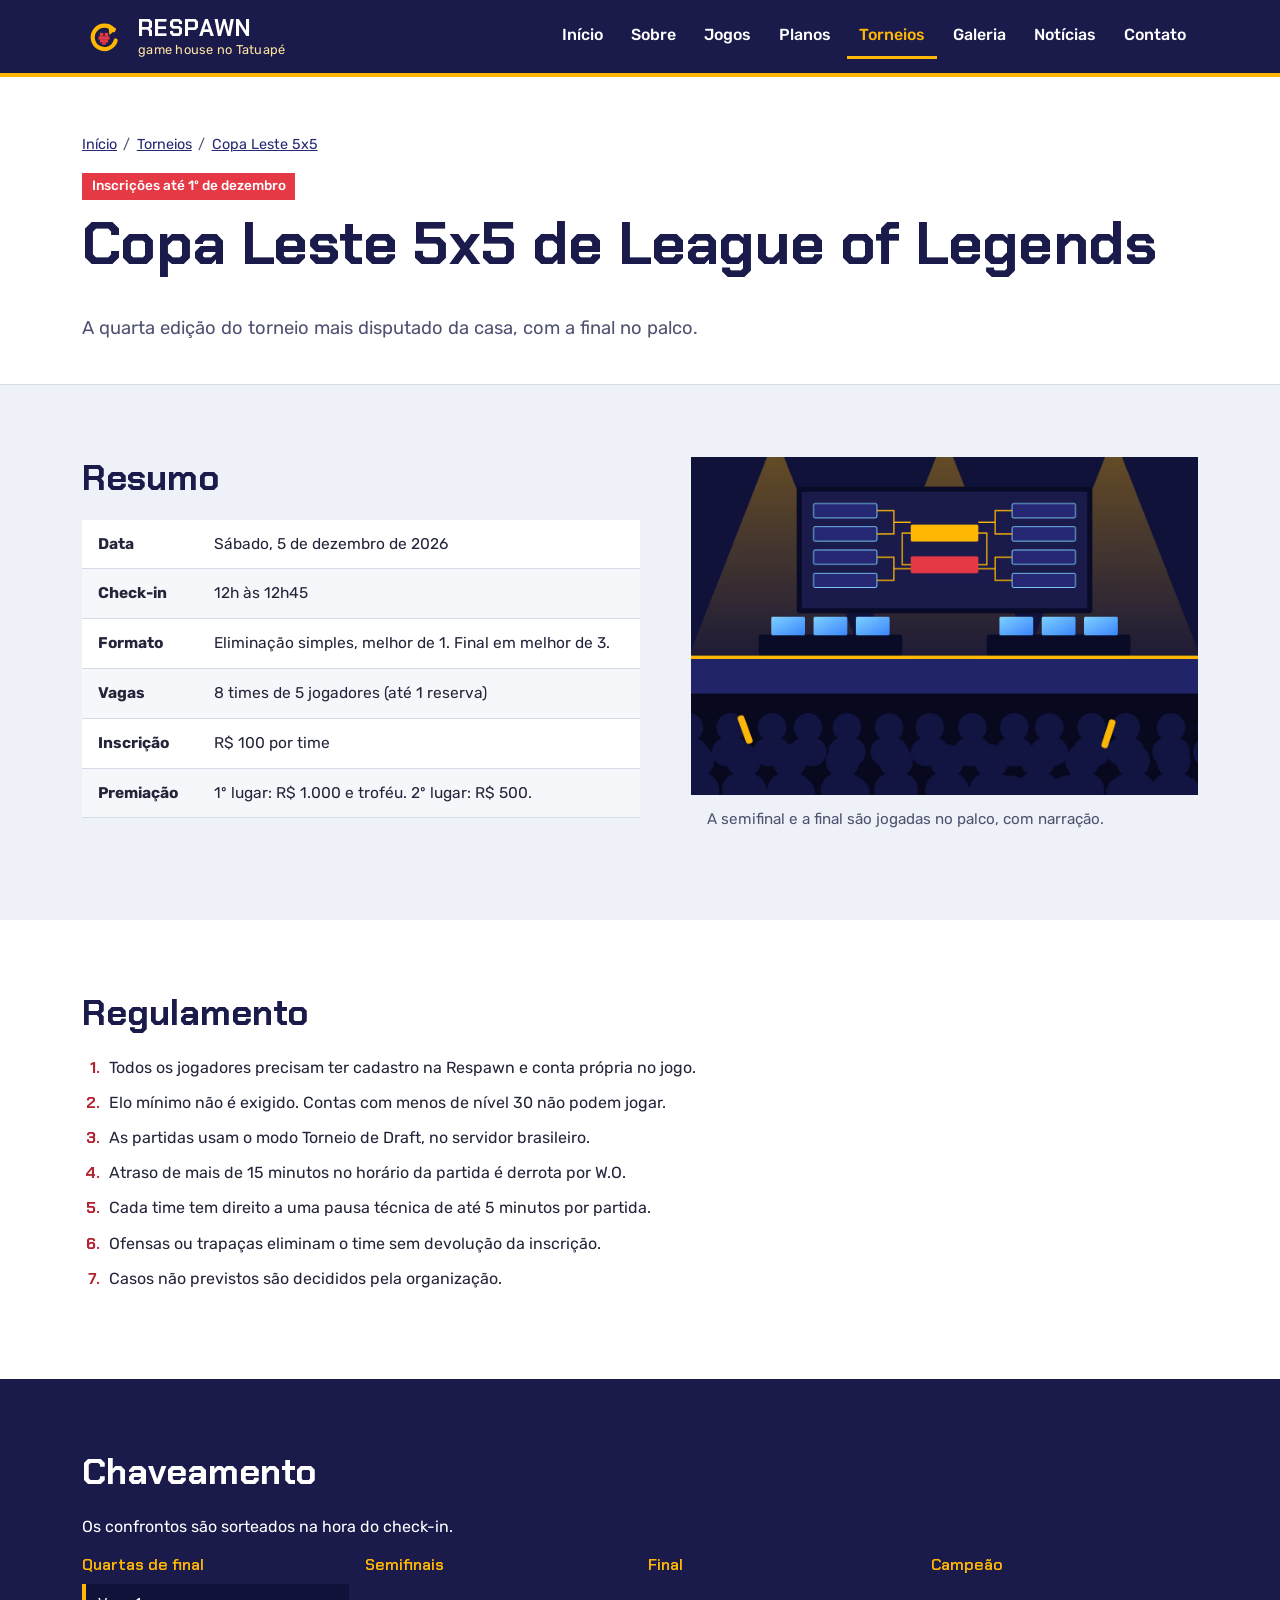
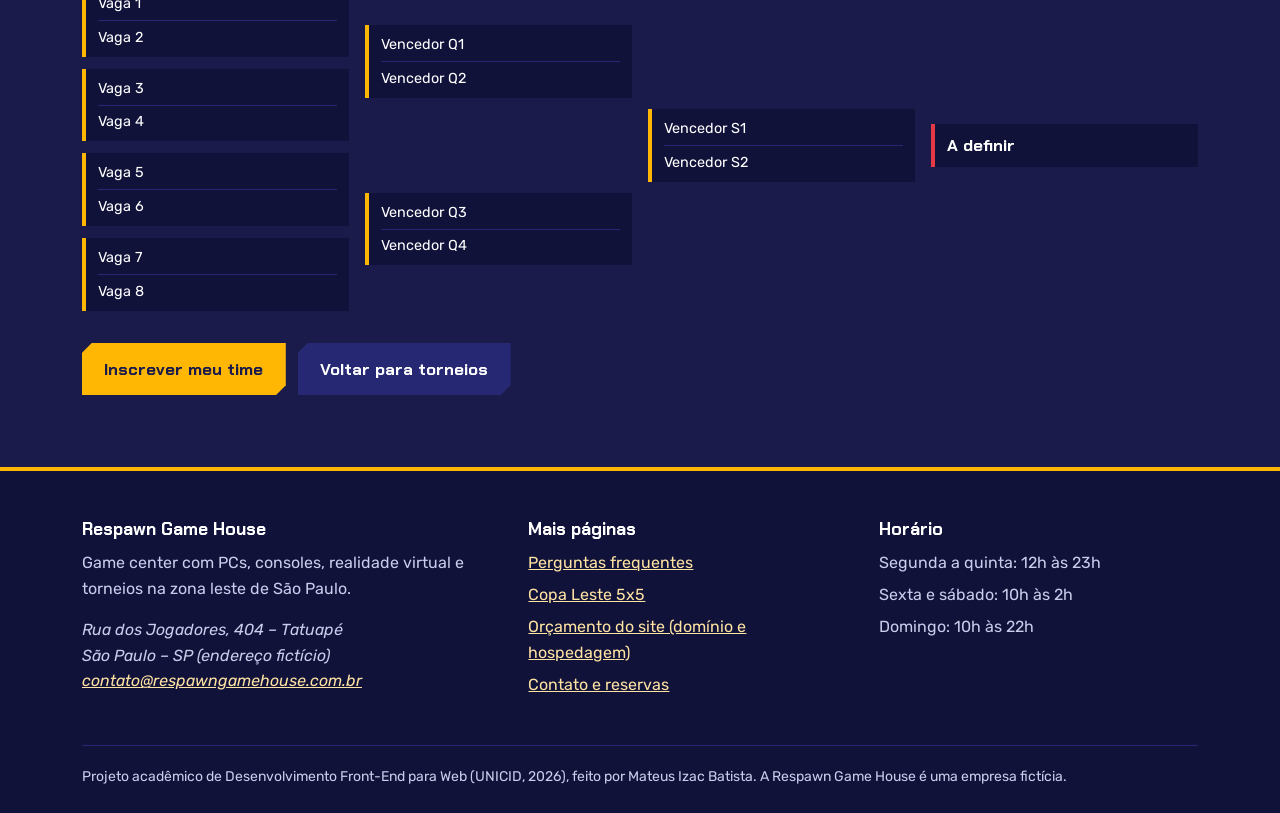
<file: torneio-copa-leste.html>
<!DOCTYPE html>
<html lang="pt-BR">
<head>
    <meta charset="UTF-8">
    <meta name="viewport" content="width=device-width, initial-scale=1.0">
    <meta name="description" content="Regulamento, premiação e chaveamento da Copa Leste 5x5 de League of Legends na Respawn Game House.">
    <title>Copa Leste 5x5 | Torneios | Respawn Game House</title>
    <link rel="icon" href="img/logo.svg" type="image/svg+xml">
    <link rel="stylesheet" href="css/style.css">
    <script src="js/script.js" defer></script>
</head>
<body>
    <a class="pular-link" href="#conteudo">Pular para o conteúdo</a>

    <header class="topo">
        <div class="topo-conteudo">
            <a class="marca" href="index.html">
                <img src="img/logo.svg" alt="" width="44" height="44">
                <span class="marca-nome">RESPAWN <small>game house no Tatuapé</small></span>
            </a>
            <button class="botao-menu" type="button" aria-expanded="false" aria-controls="menu-principal">Menu</button>
            <nav class="menu" id="menu-principal" aria-label="Menu principal">
                <ul>
                    <li><a href="index.html">Início</a></li>
                    <li><a href="sobre.html">Sobre</a></li>
                    <li><a href="jogos.html">Jogos</a></li>
                    <li><a href="planos.html">Planos</a></li>
                    <li><a href="torneios.html" aria-current="true">Torneios</a></li>
                    <li><a href="galeria.html">Galeria</a></li>
                    <li><a href="noticias.html">Notícias</a></li>
                    <li><a href="contato.html">Contato</a></li>
                </ul>
            </nav>
        </div>
    </header>

    <main id="conteudo">
        <section class="cabecalho-pagina" aria-labelledby="titulo-pagina">
            <div class="conteiner">
                <nav class="trilha" aria-label="Você está em">
                    <ol>
                        <li><a href="index.html">Início</a></li>
                        <li><a href="torneios.html">Torneios</a></li>
                        <li><a href="torneio-copa-leste.html" aria-current="page">Copa Leste 5x5</a></li>
                    </ol>
                </nav>
                <p class="etiqueta etiqueta-ao-vivo">Inscrições até 1º de dezembro</p>
                <h1 id="titulo-pagina">Copa Leste 5x5 de League of Legends</h1>
                <p>A quarta edição do torneio mais disputado da casa, com a final no palco.</p>
            </div>
        </section>

        <section class="secao" aria-labelledby="titulo-resumo">
            <div class="conteiner dividido">
                <div>
                    <h2 id="titulo-resumo">Resumo</h2>
                    <div class="tabela-rolagem">
                        <table>
                            <tbody>
                                <tr><th scope="row">Data</th><td><time datetime="2026-12-05">Sábado, 5 de dezembro de 2026</time></td></tr>
                                <tr><th scope="row">Check-in</th><td>12h às 12h45</td></tr>
                                <tr><th scope="row">Formato</th><td>Eliminação simples, melhor de 1. Final em melhor de 3.</td></tr>
                                <tr><th scope="row">Vagas</th><td>8 times de 5 jogadores (até 1 reserva)</td></tr>
                                <tr><th scope="row">Inscrição</th><td>R$ 100 por time</td></tr>
                                <tr><th scope="row">Premiação</th><td>1º lugar: R$ 1.000 e troféu. 2º lugar: R$ 500.</td></tr>
                            </tbody>
                        </table>
                    </div>
                </div>
                <figure>
                    <img src="img/galeria/palco-torneios.jpg" alt="Palco de torneios com telão mostrando o chaveamento e plateia em frente" width="1200" height="800">
                    <figcaption>A semifinal e a final são jogadas no palco, com narração.</figcaption>
                </figure>
            </div>
        </section>

        <section class="secao secao-branca" aria-labelledby="titulo-regulamento">
            <div class="conteiner">
                <h2 id="titulo-regulamento">Regulamento</h2>
                <ol class="passos">
                    <li>Todos os jogadores precisam ter cadastro na Respawn e conta própria no jogo.</li>
                    <li>Elo mínimo não é exigido. Contas com menos de nível 30 não podem jogar.</li>
                    <li>As partidas usam o modo Torneio de Draft, no servidor brasileiro.</li>
                    <li>Atraso de mais de 15 minutos no horário da partida é derrota por W.O.</li>
                    <li>Cada time tem direito a uma pausa técnica de até 5 minutos por partida.</li>
                    <li>Ofensas ou trapaças eliminam o time sem devolução da inscrição.</li>
                    <li>Casos não previstos são decididos pela organização.</li>
                </ol>
            </div>
        </section>

        <section class="secao secao-escura" aria-labelledby="titulo-chaveamento">
            <div class="conteiner">
                <h2 id="titulo-chaveamento">Chaveamento</h2>
                <p>Os confrontos são sorteados na hora do check-in.</p>
                <div class="chaveamento">
                    <section class="rodada" aria-labelledby="rodada-quartas">
                        <h3 id="rodada-quartas">Quartas de final</h3>
                        <ol>
                            <li class="partida"><span>Vaga 1</span><span>Vaga 2</span></li>
                            <li class="partida"><span>Vaga 3</span><span>Vaga 4</span></li>
                            <li class="partida"><span>Vaga 5</span><span>Vaga 6</span></li>
                            <li class="partida"><span>Vaga 7</span><span>Vaga 8</span></li>
                        </ol>
                    </section>
                    <section class="rodada" aria-labelledby="rodada-semis">
                        <h3 id="rodada-semis">Semifinais</h3>
                        <ol>
                            <li class="partida"><span>Vencedor Q1</span><span>Vencedor Q2</span></li>
                            <li class="partida"><span>Vencedor Q3</span><span>Vencedor Q4</span></li>
                        </ol>
                    </section>
                    <section class="rodada" aria-labelledby="rodada-final">
                        <h3 id="rodada-final">Final</h3>
                        <ol>
                            <li class="partida"><span>Vencedor S1</span><span>Vencedor S2</span></li>
                        </ol>
                    </section>
                    <section class="rodada" aria-labelledby="rodada-campeao">
                        <h3 id="rodada-campeao">Campeão</h3>
                        <ol>
                            <li class="partida campeao"><span>A definir</span></li>
                        </ol>
                    </section>
                </div>
                <div class="acoes">
                    <a class="botao" href="contato.html?assunto=torneio">Inscrever meu time</a>
                    <a class="botao-secundario" href="torneios.html">Voltar para torneios</a>
                </div>
            </div>
        </section>
    </main>

    <footer class="rodape">
        <div class="conteiner">
            <div class="rodape-grade">
                <section aria-labelledby="rodape-respawn">
                    <h2 id="rodape-respawn">Respawn Game House</h2>
                    <p>Game center com PCs, consoles, realidade virtual e torneios na zona leste de São Paulo.</p>
                    <address>
                        Rua dos Jogadores, 404 – Tatuapé<br>
                        São Paulo – SP (endereço fictício)<br>
                        <a href="mailto:contato@respawngamehouse.com.br">contato@respawngamehouse.com.br</a>
                    </address>
                </section>
                <nav aria-labelledby="rodape-paginas">
                    <h2 id="rodape-paginas">Mais páginas</h2>
                    <ul>
                        <li><a href="faq.html">Perguntas frequentes</a></li>
                        <li><a href="torneio-copa-leste.html">Copa Leste 5x5</a></li>
                        <li><a href="orcamento.html">Orçamento do site (domínio e hospedagem)</a></li>
                        <li><a href="contato.html">Contato e reservas</a></li>
                    </ul>
                </nav>
                <section aria-labelledby="rodape-horario">
                    <h2 id="rodape-horario">Horário</h2>
                    <ul>
                        <li>Segunda a quinta: 12h às 23h</li>
                        <li>Sexta e sábado: 10h às 2h</li>
                        <li>Domingo: 10h às 22h</li>
                    </ul>
                </section>
            </div>
            <div class="rodape-base">
                <p>Projeto acadêmico de Desenvolvimento Front-End para Web (UNICID, 2026), feito por Mateus Izac Batista. A Respawn Game House é uma empresa fictícia.</p>
            </div>
        </div>
    </footer>
</body>
</html>
</file>
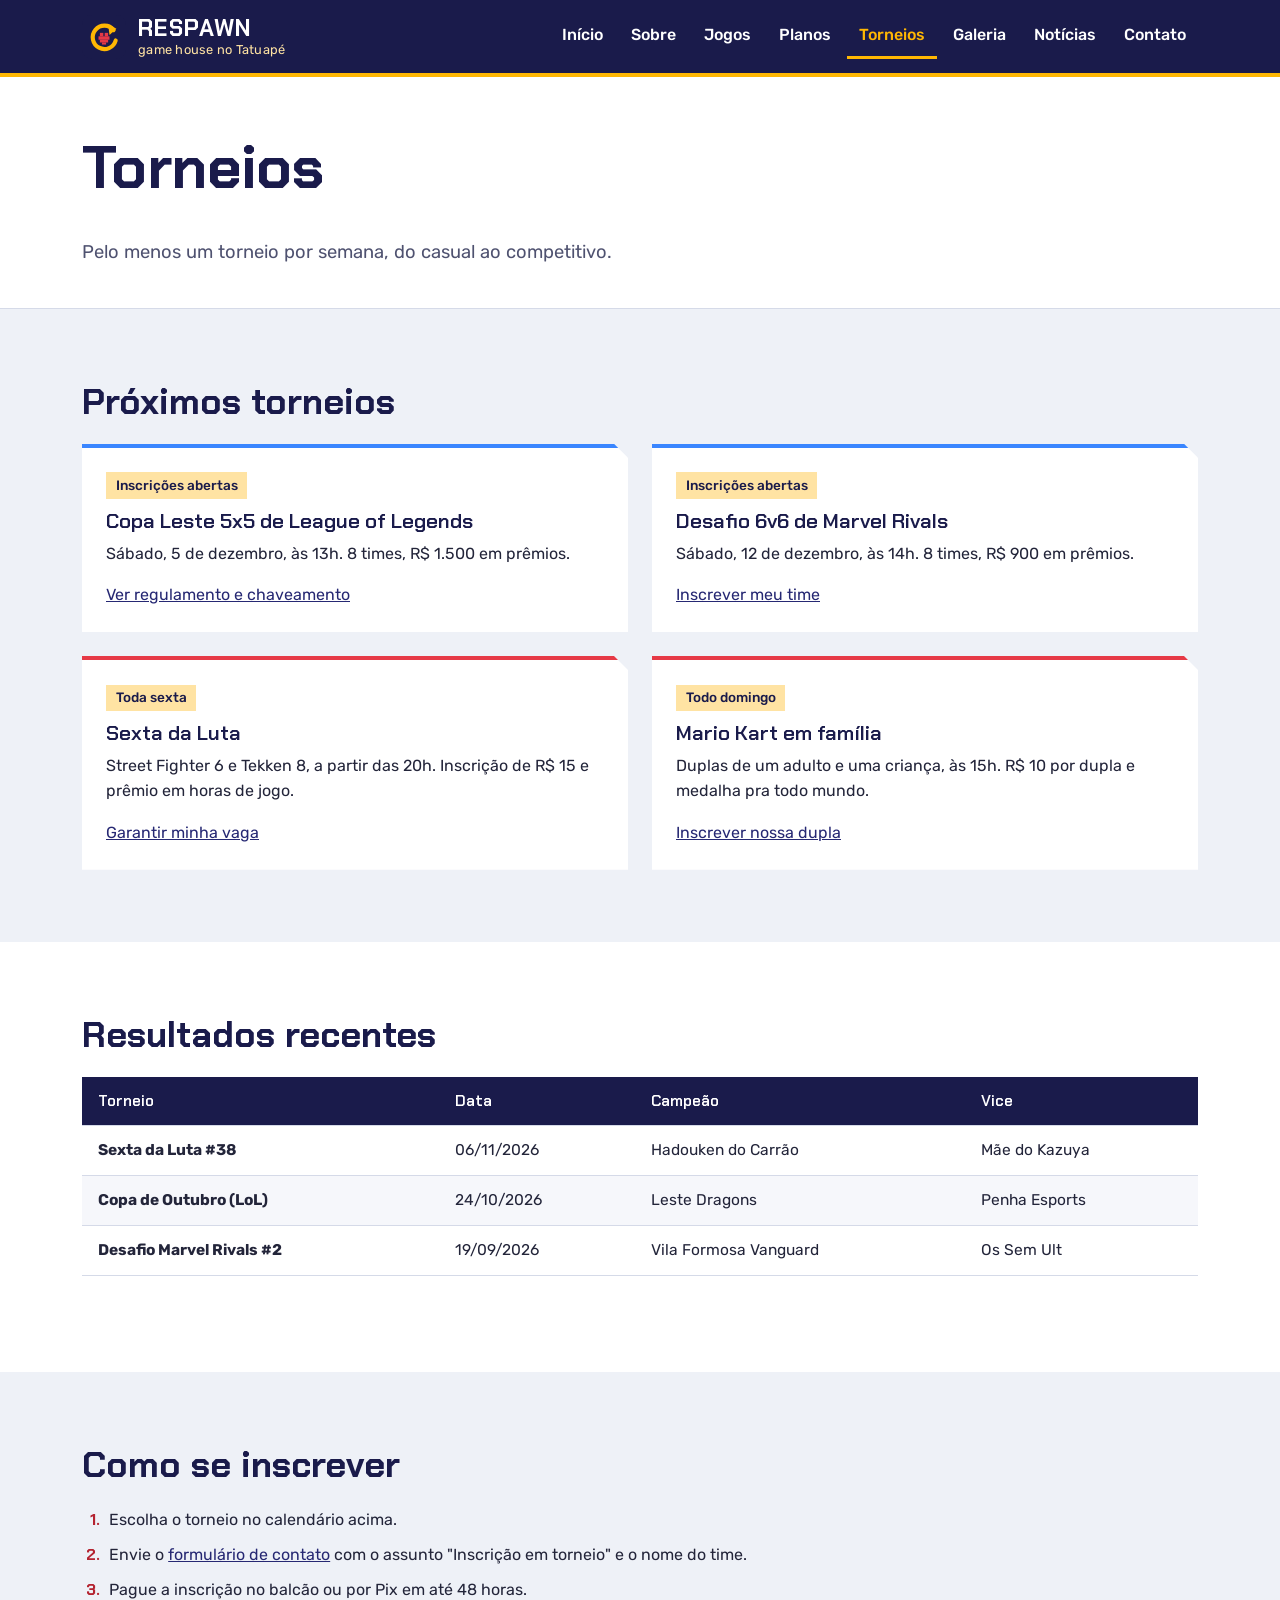
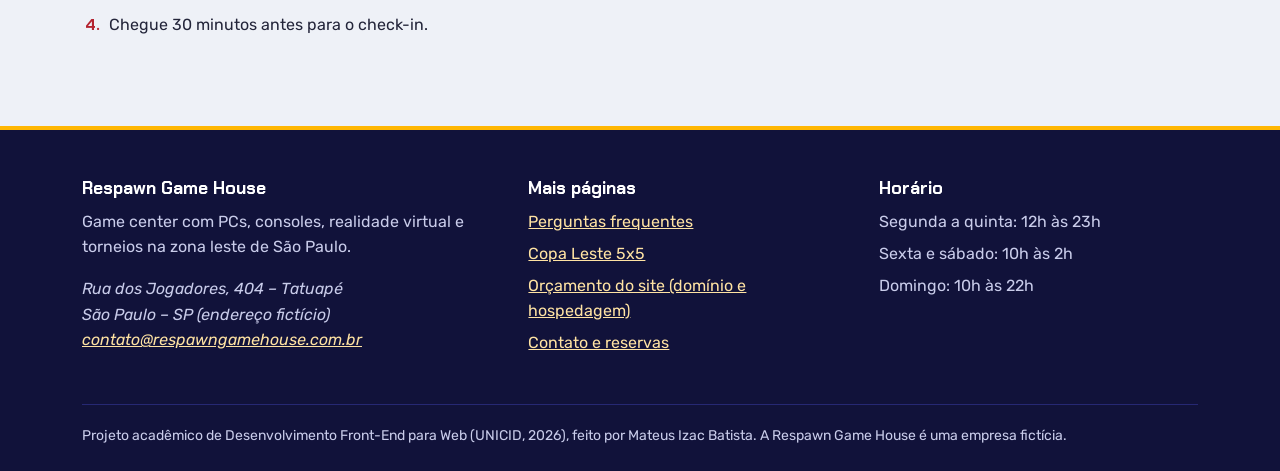
<file: torneios.html>
<!DOCTYPE html>
<html lang="pt-BR">
<head>
    <meta charset="UTF-8">
    <meta name="viewport" content="width=device-width, initial-scale=1.0">
    <meta name="description" content="Calendário de torneios da Respawn Game House, resultados recentes e como inscrever o seu time.">
    <title>Torneios | Respawn Game House</title>
    <link rel="icon" href="img/logo.svg" type="image/svg+xml">
    <link rel="stylesheet" href="css/style.css">
    <script src="js/script.js" defer></script>
</head>
<body>
    <a class="pular-link" href="#conteudo">Pular para o conteúdo</a>

    <header class="topo">
        <div class="topo-conteudo">
            <a class="marca" href="index.html">
                <img src="img/logo.svg" alt="" width="44" height="44">
                <span class="marca-nome">RESPAWN <small>game house no Tatuapé</small></span>
            </a>
            <button class="botao-menu" type="button" aria-expanded="false" aria-controls="menu-principal">Menu</button>
            <nav class="menu" id="menu-principal" aria-label="Menu principal">
                <ul>
                    <li><a href="index.html">Início</a></li>
                    <li><a href="sobre.html">Sobre</a></li>
                    <li><a href="jogos.html">Jogos</a></li>
                    <li><a href="planos.html">Planos</a></li>
                    <li><a href="torneios.html" aria-current="page">Torneios</a></li>
                    <li><a href="galeria.html">Galeria</a></li>
                    <li><a href="noticias.html">Notícias</a></li>
                    <li><a href="contato.html">Contato</a></li>
                </ul>
            </nav>
        </div>
    </header>

    <main id="conteudo">
        <section class="cabecalho-pagina" aria-labelledby="titulo-pagina">
            <div class="conteiner">
                <h1 id="titulo-pagina">Torneios</h1>
                <p>Pelo menos um torneio por semana, do casual ao competitivo.</p>
            </div>
        </section>

        <section class="secao" aria-labelledby="titulo-calendario">
            <div class="conteiner">
                <h2 id="titulo-calendario">Próximos torneios</h2>
                <div class="grade grade-2">
                    <article class="card card-pc">
                        <p class="etiqueta">Inscrições abertas</p>
                        <h3>Copa Leste 5x5 de League of Legends</h3>
                        <p><time datetime="2026-12-05T13:00">Sábado, 5 de dezembro, às 13h</time>. 8 times, R$ 1.500 em prêmios.</p>
                        <a href="torneio-copa-leste.html">Ver regulamento e chaveamento</a>
                    </article>
                    <article class="card card-pc">
                        <p class="etiqueta">Inscrições abertas</p>
                        <h3>Desafio 6v6 de Marvel Rivals</h3>
                        <p><time datetime="2026-12-12T14:00">Sábado, 12 de dezembro, às 14h</time>. 8 times, R$ 900 em prêmios.</p>
                        <a href="contato.html?assunto=torneio">Inscrever meu time</a>
                    </article>
                    <article class="card card-console">
                        <p class="etiqueta">Toda sexta</p>
                        <h3>Sexta da Luta</h3>
                        <p>Street Fighter 6 e Tekken 8, a partir das 20h. Inscrição de R$ 15 e prêmio em horas de jogo.</p>
                        <a href="contato.html?assunto=torneio">Garantir minha vaga</a>
                    </article>
                    <article class="card card-console">
                        <p class="etiqueta">Todo domingo</p>
                        <h3>Mario Kart em família</h3>
                        <p>Duplas de um adulto e uma criança, às 15h. R$ 10 por dupla e medalha pra todo mundo.</p>
                        <a href="contato.html?assunto=torneio">Inscrever nossa dupla</a>
                    </article>
                </div>
            </div>
        </section>

        <section class="secao secao-branca" aria-labelledby="titulo-resultados">
            <div class="conteiner">
                <h2 id="titulo-resultados">Resultados recentes</h2>
                <div class="tabela-rolagem">
                    <table>
                        <thead>
                            <tr>
                                <th scope="col">Torneio</th>
                                <th scope="col">Data</th>
                                <th scope="col">Campeão</th>
                                <th scope="col">Vice</th>
                            </tr>
                        </thead>
                        <tbody>
                            <tr><th scope="row">Sexta da Luta #38</th><td><time datetime="2026-11-06">06/11/2026</time></td><td>Hadouken do Carrão</td><td>Mãe do Kazuya</td></tr>
                            <tr><th scope="row">Copa de Outubro (LoL)</th><td><time datetime="2026-10-24">24/10/2026</time></td><td>Leste Dragons</td><td>Penha Esports</td></tr>
                            <tr><th scope="row">Desafio Marvel Rivals #2</th><td><time datetime="2026-09-19">19/09/2026</time></td><td>Vila Formosa Vanguard</td><td>Os Sem Ult</td></tr>
                        </tbody>
                    </table>
                </div>
            </div>
        </section>

        <section class="secao" aria-labelledby="titulo-inscricao">
            <div class="conteiner">
                <h2 id="titulo-inscricao">Como se inscrever</h2>
                <ol class="passos">
                    <li>Escolha o torneio no calendário acima.</li>
                    <li>Envie o <a href="contato.html?assunto=torneio">formulário de contato</a> com o assunto "Inscrição em torneio" e o nome do time.</li>
                    <li>Pague a inscrição no balcão ou por Pix em até 48 horas.</li>
                    <li>Chegue 30 minutos antes para o check-in.</li>
                </ol>
            </div>
        </section>
    </main>

    <footer class="rodape">
        <div class="conteiner">
            <div class="rodape-grade">
                <section aria-labelledby="rodape-respawn">
                    <h2 id="rodape-respawn">Respawn Game House</h2>
                    <p>Game center com PCs, consoles, realidade virtual e torneios na zona leste de São Paulo.</p>
                    <address>
                        Rua dos Jogadores, 404 – Tatuapé<br>
                        São Paulo – SP (endereço fictício)<br>
                        <a href="mailto:contato@respawngamehouse.com.br">contato@respawngamehouse.com.br</a>
                    </address>
                </section>
                <nav aria-labelledby="rodape-paginas">
                    <h2 id="rodape-paginas">Mais páginas</h2>
                    <ul>
                        <li><a href="faq.html">Perguntas frequentes</a></li>
                        <li><a href="torneio-copa-leste.html">Copa Leste 5x5</a></li>
                        <li><a href="orcamento.html">Orçamento do site (domínio e hospedagem)</a></li>
                        <li><a href="contato.html">Contato e reservas</a></li>
                    </ul>
                </nav>
                <section aria-labelledby="rodape-horario">
                    <h2 id="rodape-horario">Horário</h2>
                    <ul>
                        <li>Segunda a quinta: 12h às 23h</li>
                        <li>Sexta e sábado: 10h às 2h</li>
                        <li>Domingo: 10h às 22h</li>
                    </ul>
                </section>
            </div>
            <div class="rodape-base">
                <p>Projeto acadêmico de Desenvolvimento Front-End para Web (UNICID, 2026), feito por Mateus Izac Batista. A Respawn Game House é uma empresa fictícia.</p>
            </div>
        </div>
    </footer>
</body>
</html>
</file>
<file: css/style.css>
/* ==========================================================================
   Respawn Game House - folha de estilos única do site
   Projeto Front-End | UNICID | Mateus Izac Batista

   Índice
   1. Fontes locais
   2. Variáveis (guia visual)
   3. Base e tipografia
   4. Acessibilidade
   5. Cabeçalho e navegação
   6. Layout geral (main, seções, grade)
   7. Botões
   8. Cards e componentes
   9. Painel de estações (página inicial)
   10. Tabelas
   11. Galeria e mídias
   12. Formulário
   13. FAQ
   14. Linha do tempo, equipe e chaveamento
   15. Rodapé
   16. Responsividade e movimento reduzido
   ========================================================================== */

/* 1. Fontes locais (SIL Open Font License, ver assets/fonts) */
@font-face {
  font-family: "Chakra Petch";
  src: url("../assets/fonts/chakra-petch-latin-500-normal.woff2") format("woff2");
  font-weight: 500;
  font-display: swap;
}
@font-face {
  font-family: "Chakra Petch";
  src: url("../assets/fonts/chakra-petch-latin-600-normal.woff2") format("woff2");
  font-weight: 600;
  font-display: swap;
}
@font-face {
  font-family: "Chakra Petch";
  src: url("../assets/fonts/chakra-petch-latin-700-normal.woff2") format("woff2");
  font-weight: 700;
  font-display: swap;
}
@font-face {
  font-family: "Rubik";
  src: url("../assets/fonts/rubik-latin-400-normal.woff2") format("woff2");
  font-weight: 400;
  font-display: swap;
}
@font-face {
  font-family: "Rubik";
  src: url("../assets/fonts/rubik-latin-400-italic.woff2") format("woff2");
  font-weight: 400;
  font-style: italic;
  font-display: swap;
}
@font-face {
  font-family: "Rubik";
  src: url("../assets/fonts/rubik-latin-500-normal.woff2") format("woff2");
  font-weight: 500;
  font-display: swap;
}
@font-face {
  font-family: "Rubik";
  src: url("../assets/fonts/rubik-latin-700-normal.woff2") format("woff2");
  font-weight: 700;
  font-display: swap;
}

/* 2. Variáveis: o guia visual do projeto em um só lugar */
:root {
  --tinta: #1A1B4B;        /* cor principal: índigo */
  --tinta-clara: #262873;
  --tinta-escura: #11123A;
  --ficha: #FFB703;        /* cor de destaque: âmbar das fichas */
  --ficha-clara: #FFE3A3;
  --placar: #E63946;       /* cor secundária: vermelho de placar */
  --placar-escuro: #B42330;
  --fundo: #EEF1F7;        /* cor de fundo */
  --branco: #FFFFFF;
  --texto: #23253A;
  --texto-suave: #4F5270;
  --linha: #D5DAE8;

  --fonte-titulo: "Chakra Petch", "Trebuchet MS", sans-serif;
  --fonte-texto: "Rubik", "Segoe UI", Arial, sans-serif;

  --largura: 1180px;
  --espaco: clamp(1rem, 3vw, 2rem);
}

/* 3. Base e tipografia */
*,
*::before,
*::after {
  box-sizing: border-box;
}

html {
  scroll-behavior: smooth;
}

body {
  margin: 0;
  font-family: var(--fonte-texto);
  font-size: 1rem;
  line-height: 1.6;
  color: var(--texto);
  background-color: var(--fundo);
}

h1,
h2,
h3,
h4 {
  font-family: var(--fonte-titulo);
  line-height: 1.15;
  color: var(--tinta);
  margin: 0 0 0.6em;
}

h1 {
  font-size: clamp(2.3rem, 5.5vw, 3.75rem);
  font-weight: 700;
  letter-spacing: -0.01em;
}

h2 {
  font-size: clamp(1.6rem, 3.2vw, 2.25rem);
  font-weight: 700;
}

h3 {
  font-size: 1.3rem;
  font-weight: 600;
}

p,
ul,
ol {
  margin: 0 0 1em;
}

p {
  max-width: 68ch;
}

a {
  color: var(--tinta-clara);
}

a:hover {
  color: var(--placar-escuro);
}

img,
video,
iframe {
  max-width: 100%;
  display: block;
}

img {
  height: auto;
}

strong {
  font-weight: 700;
}

.texto-grande {
  font-size: 1.2rem;
  color: var(--texto-suave);
}

.observacao {
  font-size: 0.875rem;
  color: var(--texto-suave);
}

/* 4. Acessibilidade */
.pular-link {
  position: absolute;
  left: 1rem;
  top: -4rem;
  z-index: 10;
  padding: 0.6rem 1rem;
  background: var(--ficha);
  color: var(--tinta);
  font-weight: 700;
}

.pular-link:focus {
  top: 1rem;
}

:focus-visible {
  outline: 3px solid var(--ficha);
  outline-offset: 3px;
}

.visualmente-oculto {
  position: absolute;
  width: 1px;
  height: 1px;
  overflow: hidden;
  clip-path: inset(50%);
  white-space: nowrap;
}

/* 5. Cabeçalho e navegação */
.topo {
  background-color: var(--tinta);
  color: var(--branco);
  border-bottom: 4px solid var(--ficha);
}

.topo-conteudo {
  max-width: var(--largura);
  margin: 0 auto;
  padding: 0.9rem var(--espaco);
  display: flex;
  align-items: center;
  justify-content: space-between;
  gap: 1rem;
  flex-wrap: wrap;
}

.marca {
  display: flex;
  align-items: center;
  gap: 0.75rem;
  color: var(--branco);
  text-decoration: none;
}

.marca:hover {
  color: var(--branco);
}

.marca img {
  width: 44px;
  height: 44px;
}

.marca-nome {
  font-family: var(--fonte-titulo);
  font-weight: 700;
  font-size: 1.45rem;
  letter-spacing: 0.06em;
  line-height: 1;
}

.marca-nome small {
  display: block;
  font-family: var(--fonte-texto);
  font-weight: 400;
  font-size: 0.8rem;
  letter-spacing: 0.02em;
  color: var(--ficha-clara);
  margin-top: 0.25rem;
}

.botao-menu {
  display: none;
  font: 600 1rem var(--fonte-titulo);
  color: var(--tinta);
  background: var(--ficha);
  border: 0;
  padding: 0.55rem 1rem;
  cursor: pointer;
}

.menu ul {
  list-style: none;
  margin: 0;
  padding: 0;
  display: flex;
  flex-wrap: wrap;
  gap: 0.25rem;
}

.menu a {
  display: block;
  padding: 0.5rem 0.75rem;
  color: var(--branco);
  text-decoration: none;
  font-weight: 500;
  border-bottom: 3px solid transparent;
}

.menu a:hover {
  color: var(--ficha);
}

.menu a[aria-current] {
  color: var(--ficha);
  border-bottom-color: var(--ficha);
}

/* 6. Layout geral */
main {
  display: block;
}

.secao {
  padding: clamp(2.5rem, 6vw, 4.5rem) 0;
}

.secao-escura {
  background-color: var(--tinta);
  color: var(--branco);
}

.secao-escura h2,
.secao-escura h3 {
  color: var(--branco);
}

/* Só links de texto: os botões mantêm as próprias cores */
.secao-escura a:not([class]) {
  color: var(--ficha);
}

.secao-branca {
  background-color: var(--branco);
}

.conteiner {
  max-width: var(--largura);
  margin: 0 auto;
  padding: 0 var(--espaco);
}

.cabecalho-pagina {
  background-color: var(--branco);
  border-bottom: 1px solid var(--linha);
  padding: clamp(2rem, 5vw, 3.5rem) 0 clamp(1.5rem, 4vw, 2.5rem);
}

.cabecalho-pagina p:not(.etiqueta) {
  font-size: 1.15rem;
  color: var(--texto-suave);
  margin-bottom: 0;
}

.trilha {
  font-size: 0.9rem;
  margin-bottom: 1rem;
}

.trilha ol {
  list-style: none;
  padding: 0;
  margin: 0;
  display: flex;
  flex-wrap: wrap;
  gap: 0.4rem;
}

.trilha li + li::before {
  content: "/";
  margin-right: 0.4rem;
  color: var(--texto-suave);
}

.grade {
  display: grid;
  gap: 1.5rem;
}

.grade-2 {
  grid-template-columns: repeat(2, minmax(0, 1fr));
}

.grade-3 {
  grid-template-columns: repeat(3, minmax(0, 1fr));
}

.grade-4 {
  grid-template-columns: repeat(4, minmax(0, 1fr));
}

.dividido {
  display: grid;
  grid-template-columns: minmax(0, 1.1fr) minmax(0, 1fr);
  gap: clamp(1.5rem, 4vw, 3.5rem);
  align-items: start;
}

/* 7. Botões: cantos chanfrados, como os painéis de um HUD */
.botao,
.botao-secundario {
  display: inline-block;
  font-family: var(--fonte-titulo);
  font-weight: 700;
  font-size: 1.05rem;
  text-decoration: none;
  padding: 0.8rem 1.4rem;
  border: 0;
  cursor: pointer;
  clip-path: polygon(10px 0, 100% 0, 100% calc(100% - 10px), calc(100% - 10px) 100%, 0 100%, 0 10px);
}

.botao {
  background-color: var(--ficha);
  color: var(--tinta);
}

.botao:hover {
  background-color: var(--branco);
  color: var(--tinta);
}

.botao-secundario {
  background-color: var(--tinta-clara);
  color: var(--branco);
}

.botao-secundario:hover {
  background-color: var(--placar);
  color: var(--branco);
}

.botao:focus-visible,
.botao-secundario:focus-visible {
  outline: none;
  box-shadow: inset 0 0 0 4px var(--placar);
}

.acoes {
  display: flex;
  flex-wrap: wrap;
  gap: 0.75rem;
  margin-top: 1.5rem;
}

/* 8. Cards e componentes */
.card {
  background-color: var(--branco);
  padding: 1.5rem;
  border-top: 4px solid var(--tinta);
  clip-path: polygon(0 0, calc(100% - 14px) 0, 100% 14px, 100% 100%, 0 100%);
}

.card h3 {
  margin-bottom: 0.4em;
}

.card p:last-child,
.card ul:last-child {
  margin-bottom: 0;
}

.card-pc { border-top-color: #3A86FF; }
.card-console { border-top-color: var(--placar); }
.card-vr { border-top-color: var(--ficha); }

.card-imagem {
  padding: 0;
  display: flex;
  flex-direction: column;
}

.card-imagem img {
  width: 100%;
  height: auto;
  object-fit: cover;
}

.card-imagem .card-corpo {
  padding: 1.25rem 1.5rem 1.5rem;
}

.etiqueta {
  display: inline-block;
  font-size: 0.85rem;
  font-weight: 500;
  padding: 0.15rem 0.6rem;
  background-color: var(--ficha-clara);
  color: var(--tinta);
  margin-bottom: 0.6rem;
}

.etiqueta-ao-vivo {
  background-color: var(--placar);
  color: var(--branco);
}

.lista-check {
  list-style: none;
  padding: 0;
}

.lista-check li {
  padding-left: 1.6rem;
  position: relative;
  margin-bottom: 0.45rem;
}

.lista-check li::before {
  content: "";
  position: absolute;
  left: 0;
  top: 0.45em;
  width: 0.7rem;
  height: 0.7rem;
  background-color: var(--ficha);
  clip-path: polygon(0 0, 100% 50%, 0 100%);
}

.destaque-preco {
  font-family: var(--fonte-titulo);
  font-weight: 700;
  font-size: 2.4rem;
  color: var(--tinta);
  line-height: 1;
  margin: 0.4rem 0 0.8rem;
}

.destaque-preco small {
  font-size: 1rem;
  font-weight: 500;
  color: var(--texto-suave);
}

.plano-destaque {
  background-color: var(--tinta);
  color: var(--branco);
  border-top-color: var(--ficha);
}

.plano-destaque h3,
.plano-destaque .destaque-preco {
  color: var(--ficha);
}

.plano-destaque .destaque-preco small {
  color: var(--ficha-clara);
}

.aviso {
  background-color: var(--ficha-clara);
  border-left: 6px solid var(--ficha);
  padding: 1rem 1.25rem;
  margin: 1.5rem 0;
  max-width: 75ch;
}

.aviso p {
  margin: 0;
}

/* 9. Painel de estações (página inicial) */
.inicio-hero {
  background-color: var(--tinta);
  color: var(--branco);
  padding: clamp(2.5rem, 6vw, 4.5rem) 0;
}

.inicio-hero h1 {
  color: var(--branco);
  max-width: 14ch;
}

.inicio-hero .texto-grande {
  color: #D7DAF0;
}

.inicio-hero .dividido {
  align-items: center;
}

.painel {
  background-color: var(--tinta-escura);
  border: 2px solid var(--tinta-clara);
  padding: 1.25rem;
  clip-path: polygon(0 0, calc(100% - 22px) 0, 100% 22px, 100% 100%, 22px 100%, 0 calc(100% - 22px));
}

.painel-topo {
  display: flex;
  justify-content: space-between;
  align-items: baseline;
  gap: 1rem;
  flex-wrap: wrap;
  margin-bottom: 1rem;
}

.painel-topo h2 {
  font-size: 1.15rem;
  color: var(--branco);
  margin: 0;
}

.painel-resumo {
  font-family: var(--fonte-titulo);
  font-size: 1rem;
  color: var(--ficha);
  margin: 0;
}

.painel-resumo strong {
  font-size: 1.6rem;
}

.painel-grupo {
  margin-bottom: 0.9rem;
}

.painel-grupo h3 {
  font-family: var(--fonte-texto);
  font-size: 0.85rem;
  font-weight: 500;
  color: #B9BCE0;
  margin-bottom: 0.4rem;
}

.estacoes {
  list-style: none;
  padding: 0;
  margin: 0;
  display: grid;
  grid-template-columns: repeat(10, minmax(0, 1fr));
  gap: 0.35rem;
}

.passos {
  padding-left: 1.4rem;
}

.passos li {
  margin-bottom: 0.6rem;
  padding-left: 0.3rem;
}

.passos li::marker {
  font-family: var(--fonte-titulo);
  font-weight: 700;
  color: var(--placar-escuro);
}

.estacao {
  font-family: var(--fonte-titulo);
  font-weight: 600;
  font-size: 0.8rem;
  text-align: center;
  padding: 0.45rem 0;
  border: 2px solid transparent;
  transition: background-color 0.4s, color 0.4s;
}

.estacao-livre {
  background-color: var(--ficha);
  color: var(--tinta);
}

.estacao-ocupada {
  background-color: var(--tinta);
  color: #7C80B8;
  border-color: var(--tinta-clara);
}

.estacao-reservada {
  background-color: transparent;
  color: #FFB4BA;
  border-color: var(--placar);
}

.legenda {
  list-style: none;
  padding: 0;
  margin: 0.75rem 0 0;
  display: flex;
  flex-wrap: wrap;
  gap: 1rem;
  font-size: 0.85rem;
  color: #D7DAF0;
}

.legenda li {
  display: flex;
  align-items: center;
  gap: 0.4rem;
}

.legenda span {
  display: inline-block;
  width: 0.9rem;
  height: 0.9rem;
  border-width: 2px;
  border-style: solid;
}

.painel .observacao {
  color: #9EA2CF;
  margin: 0.6rem 0 0;
}

/* 10. Tabelas */
.tabela-rolagem {
  overflow-x: auto;
  margin: 1rem 0 1.5rem;
}

table {
  width: 100%;
  border-collapse: collapse;
  background-color: var(--branco);
  font-size: 0.97rem;
}

caption {
  text-align: left;
  font-family: var(--fonte-titulo);
  font-weight: 600;
  font-size: 1.1rem;
  color: var(--tinta);
  padding-bottom: 0.6rem;
}

th,
td {
  text-align: left;
  padding: 0.75rem 1rem;
  border-bottom: 1px solid var(--linha);
  vertical-align: top;
}

thead th {
  background-color: var(--tinta);
  color: var(--branco);
  font-family: var(--fonte-titulo);
  font-weight: 600;
}

tbody tr:nth-child(even) {
  background-color: #F6F7FB;
}

tfoot td {
  font-weight: 700;
  background-color: var(--ficha-clara);
}

.linha-recomendada {
  outline: 3px solid var(--ficha);
  outline-offset: -3px;
}

/* 11. Galeria e mídias */
.galeria {
  display: grid;
  grid-template-columns: repeat(3, minmax(0, 1fr));
  gap: 1.5rem;
}

figure {
  margin: 0;
}

.galeria figure {
  background-color: var(--branco);
}

.galeria img {
  width: 100%;
  height: auto;
  object-fit: cover;
}

figcaption {
  padding: 0.8rem 1rem 1rem;
  font-size: 0.95rem;
  color: var(--texto-suave);
}

figcaption strong {
  display: block;
  color: var(--tinta);
  font-family: var(--fonte-titulo);
  font-size: 1.05rem;
}

.video-moldura {
  background-color: var(--tinta-escura);
  padding: 0.75rem;
}

.video-moldura video {
  width: 100%;
  height: auto;
  background-color: #000;
}

.mapa iframe {
  width: 100%;
  height: 360px;
  border: 0;
}

.player-audio {
  background-color: var(--tinta);
  color: var(--branco);
  padding: 1.25rem;
  margin: 1rem 0;
}

.player-audio audio {
  width: 100%;
  margin-top: 0.5rem;
}

/* 12. Formulário */
.formulario {
  background-color: var(--branco);
  padding: clamp(1.25rem, 4vw, 2rem);
  border-top: 4px solid var(--ficha);
}

fieldset {
  border: 0;
  padding: 0;
  margin: 0 0 1.25rem;
}

legend {
  font-family: var(--fonte-titulo);
  font-weight: 600;
  font-size: 1.15rem;
  color: var(--tinta);
  margin-bottom: 0.75rem;
}

.campo {
  margin-bottom: 1.1rem;
}

.campos-lado {
  display: grid;
  grid-template-columns: repeat(2, minmax(0, 1fr));
  gap: 0 1rem;
}

label {
  display: block;
  font-weight: 500;
  margin-bottom: 0.3rem;
}

.dica {
  display: block;
  font-size: 0.85rem;
  color: var(--texto-suave);
  margin-top: 0.25rem;
}

input,
select,
textarea {
  width: 100%;
  font: inherit;
  color: var(--texto);
  background-color: var(--branco);
  border: 2px solid #B8BED3;
  padding: 0.65rem 0.75rem;
  border-radius: 0;
}

textarea {
  min-height: 8rem;
  resize: vertical;
}

input:focus,
select:focus,
textarea:focus {
  outline: none;
  border-color: var(--tinta);
  box-shadow: 0 0 0 3px var(--ficha);
}

/* A classe "visitado" é colocada pelo script.js quando a pessoa sai do campo
   ou tenta enviar. Assim o erro só aparece depois da interação. */
.visitado:invalid {
  border-color: var(--placar);
  background-color: #FFF5F6;
}

.visitado:valid {
  border-color: #2E8B57;
}

.campo-check {
  display: flex;
  gap: 0.6rem;
  align-items: flex-start;
}

.campo-check input {
  width: 1.2rem;
  height: 1.2rem;
  margin-top: 0.2rem;
  flex-shrink: 0;
  accent-color: var(--tinta);
}

.campo-check label {
  font-weight: 400;
  margin: 0;
}

.obrigatorio {
  color: var(--placar-escuro);
}

.mensagem-envio {
  background-color: #E6F6EC;
  border-left: 6px solid #2E8B57;
  padding: 1rem 1.25rem;
  margin-top: 1rem;
}

.mensagem-envio[hidden] {
  display: none;
}

.lista-contato {
  list-style: none;
  padding: 0;
}

.lista-contato li {
  margin-bottom: 0.9rem;
}

.lista-contato strong {
  display: block;
  font-family: var(--fonte-titulo);
  color: var(--tinta);
}

/* 13. FAQ */
.faq details {
  background-color: var(--branco);
  border-left: 4px solid var(--tinta);
  margin-bottom: 0.75rem;
}

.faq summary {
  cursor: pointer;
  padding: 1rem 1.25rem;
  font-family: var(--fonte-titulo);
  font-weight: 600;
  font-size: 1.1rem;
  color: var(--tinta);
}

.faq details[open] {
  border-left-color: var(--ficha);
}

.faq details[open] summary {
  border-bottom: 1px solid var(--linha);
}

.faq .resposta {
  padding: 1rem 1.25rem 0.5rem;
}

/* 14. Linha do tempo, equipe e chaveamento */
.linha-do-tempo {
  list-style: none;
  padding: 0;
  margin: 0;
  border-left: 4px solid var(--ficha);
}

.linha-do-tempo li {
  position: relative;
  padding: 0 0 1.5rem 1.75rem;
}

.linha-do-tempo li::before {
  content: "";
  position: absolute;
  left: -12px;
  top: 0.3rem;
  width: 20px;
  height: 20px;
  background-color: var(--tinta);
  border: 4px solid var(--ficha);
}

.linha-do-tempo time {
  font-family: var(--fonte-titulo);
  font-weight: 700;
  font-size: 1.3rem;
  color: var(--tinta);
}

.linha-do-tempo p {
  margin: 0.2rem 0 0;
}

.pessoa {
  display: flex;
  gap: 1rem;
  align-items: flex-start;
}

.avatar {
  flex-shrink: 0;
  width: 64px;
  height: 64px;
  display: grid;
  place-items: center;
  font-family: var(--fonte-titulo);
  font-weight: 700;
  font-size: 1.4rem;
  color: var(--tinta);
  background-color: var(--ficha);
  clip-path: polygon(0 0, calc(100% - 12px) 0, 100% 12px, 100% 100%, 12px 100%, 0 calc(100% - 12px));
}

.avatar-vermelho { background-color: var(--placar); color: var(--branco); }
.avatar-azul { background-color: var(--tinta-clara); color: var(--branco); }

.pessoa h3 {
  margin-bottom: 0.1rem;
}

.pessoa .cargo {
  font-weight: 500;
  color: var(--placar-escuro);
  margin-bottom: 0.4rem;
}

.chaveamento {
  display: grid;
  grid-template-columns: repeat(4, minmax(150px, 1fr));
  gap: 1rem;
  overflow-x: auto;
  padding-bottom: 0.5rem;
}

.rodada h3 {
  font-size: 1rem;
  color: var(--ficha);
}

.rodada ol {
  list-style: none;
  padding: 0;
  margin: 0;
  display: flex;
  flex-direction: column;
  justify-content: space-around;
  height: calc(100% - 2rem);
  gap: 0.75rem;
}

.partida {
  background-color: var(--tinta-escura);
  border-left: 4px solid var(--ficha);
  padding: 0.5rem 0.75rem;
  font-size: 0.9rem;
}

.partida span {
  display: block;
}

.partida span + span {
  border-top: 1px solid var(--tinta-clara);
  margin-top: 0.3rem;
  padding-top: 0.3rem;
}

.campeao {
  border-left-color: var(--placar);
  font-family: var(--fonte-titulo);
  font-weight: 700;
  font-size: 1.05rem;
}

.noticia {
  display: grid;
  grid-template-columns: minmax(0, 300px) minmax(0, 1fr);
  gap: 1.5rem;
  background-color: var(--branco);
  padding: 1.25rem;
  margin-bottom: 1.5rem;
}

.noticia img {
  width: 100%;
  height: auto;
  object-fit: cover;
}

.noticia time {
  font-size: 0.9rem;
  color: var(--texto-suave);
}

.noticia-sem-imagem {
  grid-template-columns: minmax(0, 1fr);
}

.noticia h2 {
  font-size: 1.5rem;
  margin-top: 0.3rem;
}

/* 15. Rodapé */
.rodape {
  background-color: var(--tinta-escura);
  color: #C9CCEA;
  padding: 3rem 0 1.5rem;
  border-top: 4px solid var(--ficha);
}

.rodape-grade {
  display: grid;
  grid-template-columns: 1.3fr 1fr 1fr;
  gap: 2rem;
}

.rodape h2 {
  font-size: 1.1rem;
  color: var(--branco);
}

.rodape ul {
  list-style: none;
  padding: 0;
}

.rodape li {
  margin-bottom: 0.4rem;
}

.rodape a {
  color: var(--ficha-clara);
}

.rodape a:hover {
  color: var(--ficha);
}

.rodape-base {
  border-top: 1px solid var(--tinta-clara);
  margin-top: 2rem;
  padding-top: 1.25rem;
  font-size: 0.875rem;
}

.rodape-base p {
  max-width: none;
  margin: 0;
}

/* 16. Responsividade e movimento reduzido */
@media (max-width: 960px) {
  .grade-4 { grid-template-columns: repeat(2, minmax(0, 1fr)); }
  .grade-3,
  .galeria { grid-template-columns: repeat(2, minmax(0, 1fr)); }
  .dividido { grid-template-columns: minmax(0, 1fr); }
  .rodape-grade { grid-template-columns: 1fr 1fr; }
}

@media (max-width: 760px) {
  .botao-menu { display: block; }
  .menu { width: 100%; }
  .menu ul { flex-direction: column; }
  .menu a { border-bottom: 0; border-left: 3px solid transparent; }
  .menu a[aria-current] { border-left-color: var(--ficha); }
  /* O menu só é escondido quando o JavaScript está ativo (classe js no html) */
  .js .menu[data-aberto="false"] { display: none; }
  .noticia { grid-template-columns: minmax(0, 1fr); }
}

@media (max-width: 600px) {
  .grade-2,
  .grade-3,
  .grade-4,
  .galeria,
  .campos-lado,
  .rodape-grade { grid-template-columns: minmax(0, 1fr); }
  .estacoes { grid-template-columns: repeat(5, minmax(0, 1fr)); }
  th, td { padding: 0.6rem 0.7rem; }
}

@media (prefers-reduced-motion: reduce) {
  html { scroll-behavior: auto; }
  .estacao { transition: none; }
}
</file>
